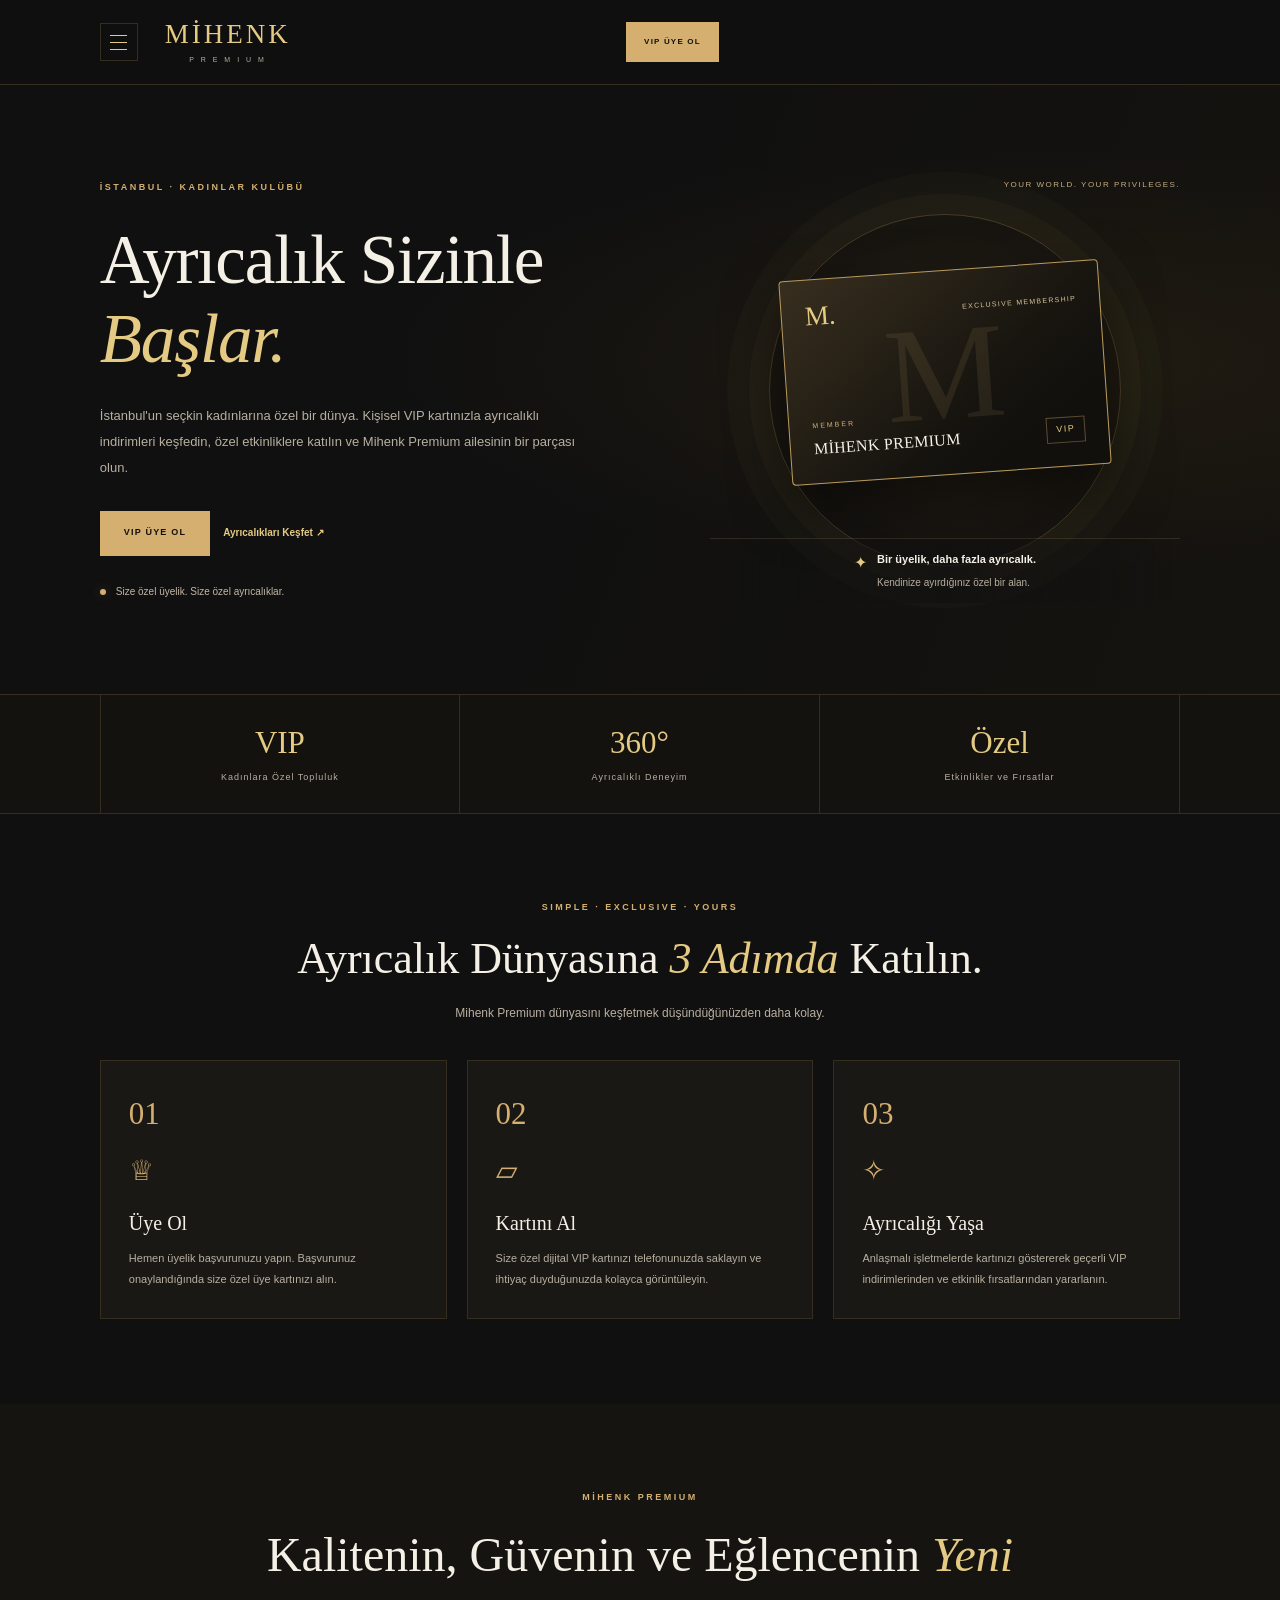
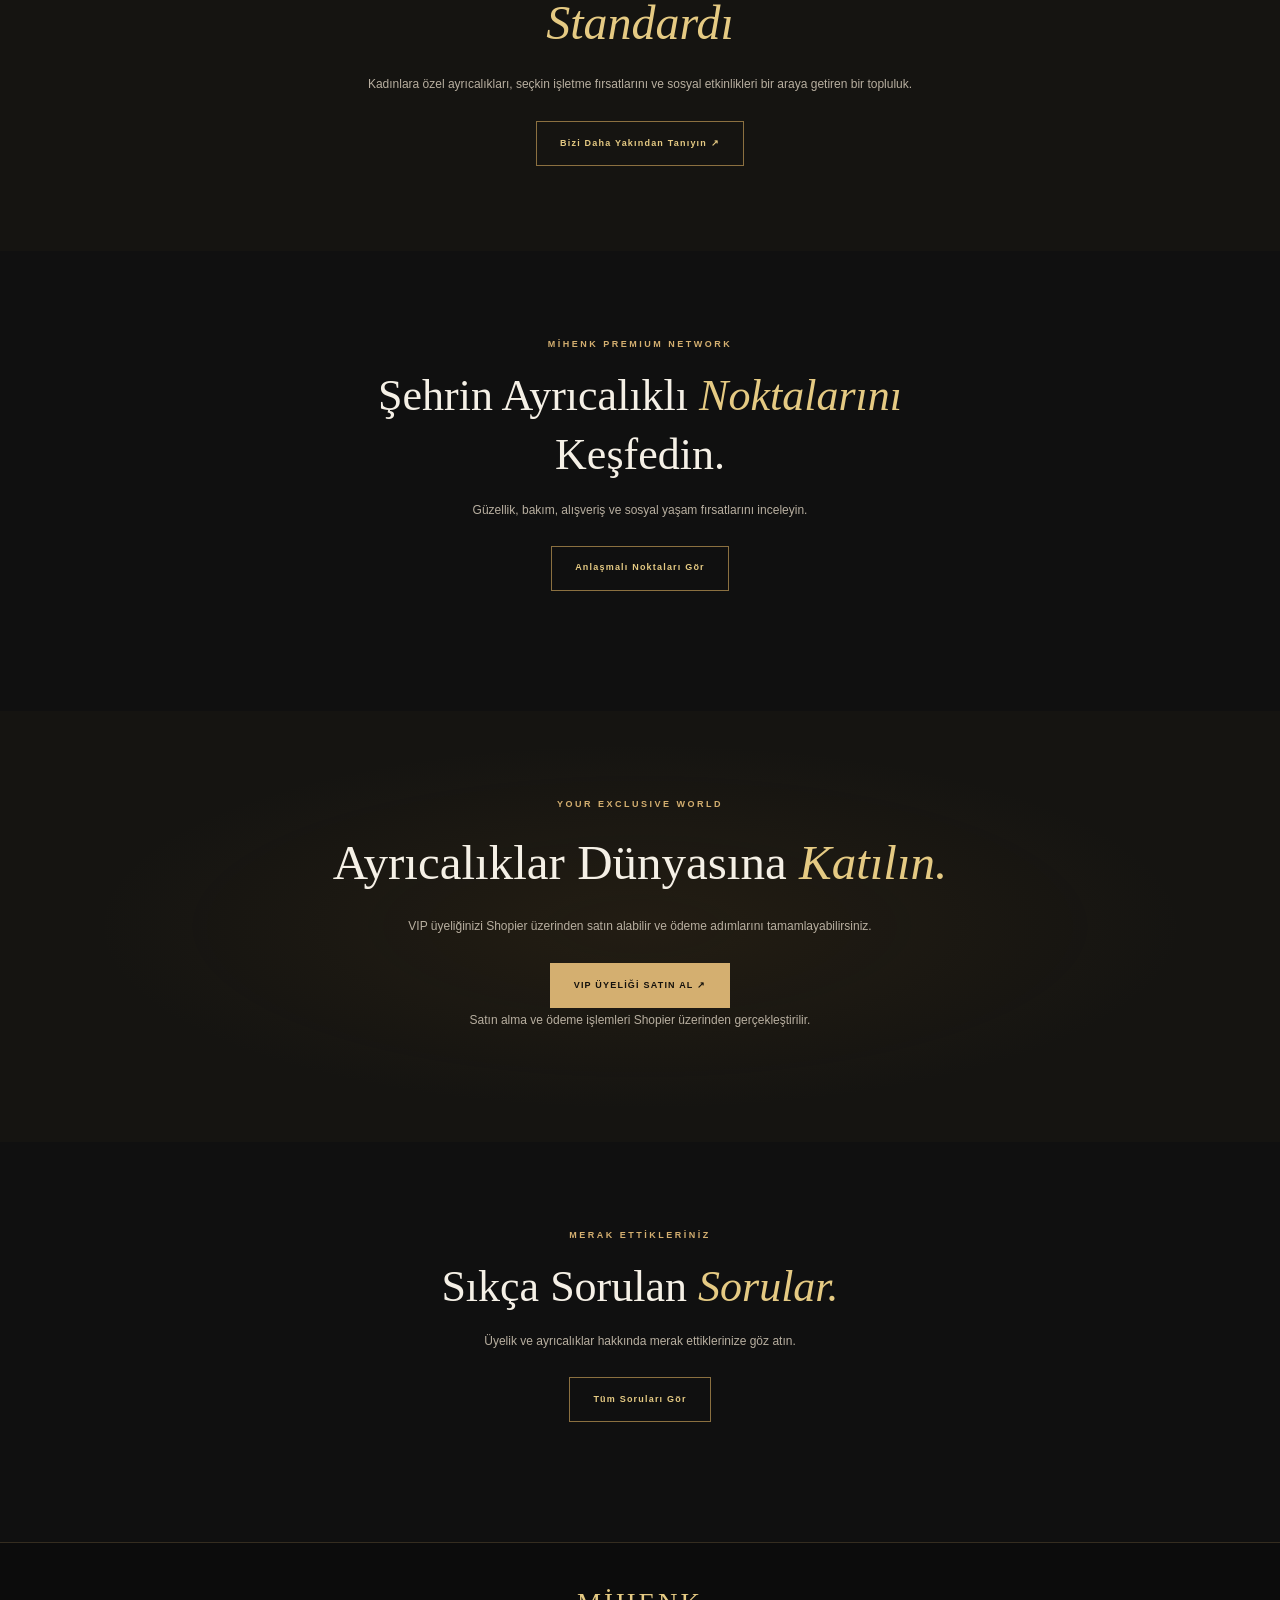
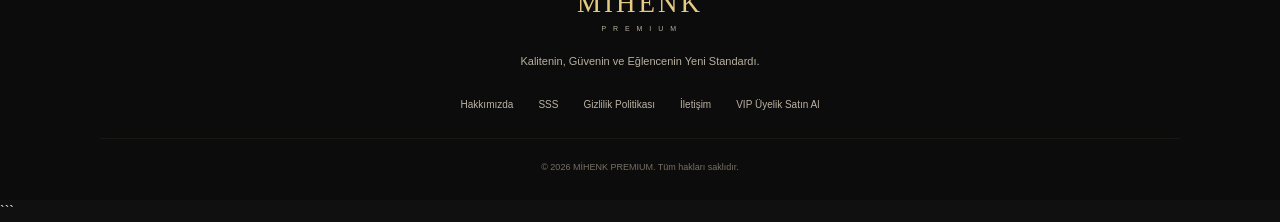
<file: index.html>
<!doctype html>
<html lang="tr">
  <head>
    <meta charset="UTF-8" />
    <meta name="viewport" content="width=device-width, initial-scale=1.0" />
    <meta name="theme-color" content="#101010" />
    <meta
      name="description"
      content="MİHENK PREMIUM, İstanbul'da kadınlara özel VIP üyelik, dijital üye kartı, anlaşmalı işletme ayrıcalıkları ve özel etkinlik fırsatlarını bir araya getirir."
    />
    <title>MİHENK PREMIUM | İstanbul Kadınlara Özel VIP Üyelik</title>
    <script type="application/ld+json">
      {
        "@context": "https://schema.org",
        "@type": "Organization",
        "name": "MİHENK PREMIUM",
        "url": "https://mihenkpremium.com/",
        "description": "İstanbul'da kadınlara özel VIP üyelik, dijital üye kartı, anlaşmalı işletme ayrıcalıkları ve özel etkinlik fırsatları sunan topluluk."
      }
    </script>
    <link rel="stylesheet" href="style.css" />
  </head>
  <body>
    <header class="site-header">
      <button
        class="menu-toggle"
        id="menuToggle"
        aria-label="Menüyü aç"
        aria-expanded="false"
        aria-controls="mainNav"
        type="button"
      >
        <span></span><span></span><span></span>
      </button>

      <a class="logo" href="index.html">
        <span class="logo-main">MİHENK</span>
        <span class="logo-sub">P R E M I U M</span>
      </a>

      <nav class="main-nav" id="mainNav">
        <a href="index.html">Ana Sayfa</a>
        <a href="hakkimizda.html">Hakkımızda</a>
        <a href="anlasmali-noktalar.html">Anlaşmalı Noktalar</a>
        <a href="magaza.html">Mağaza</a>
        <a href="etkinlikler.html">Etkinlikler</a>
        <a href="sss.html">SSS</a>
        <a href="iletisim.html">İletişim</a>
        <a href="gizlilik.html">Gizlilik Politikası</a>
      </nav>

      <a
        class="button button-gold header-cta"
        href="https://www.shopier.com/MIHENKPREMIUMVIP"
        target="_blank"
        rel="noopener noreferrer"
        >VIP ÜYE OL</a
      >
    </header>

    <main>
      <section class="hero">
        <div class="hero-content">
          <p class="eyebrow">İSTANBUL · KADINLAR KULÜBÜ</p>

          <h1>Ayrıcalık Sizinle <span>Başlar.</span></h1>

          <p class="hero-description">
            İstanbul'un seçkin kadınlarına özel bir dünya. Kişisel VIP
            kartınızla ayrıcalıklı indirimleri keşfedin, özel etkinliklere
            katılın ve Mihenk Premium ailesinin bir parçası olun.
          </p>

          <div class="hero-actions">
            <a
              class="button button-gold"
              href="https://www.shopier.com/MIHENKPREMIUMVIP"
              target="_blank"
              rel="noopener noreferrer"
              >VIP ÜYE OL</a
            >

            <a class="text-link" href="anlasmali-noktalar.html">
              Ayrıcalıkları Keşfet ↗
            </a>
          </div>

          <div class="hero-trust">
            <span class="trust-dot"></span>
            <span>Size özel üyelik. Size özel ayrıcalıklar.</span>
          </div>
        </div>

        <div class="hero-visual">
          <div class="card-glow"></div>

          <div class="vip-card">
            <div class="vip-card-top">
              <span class="card-symbol">M.</span>
              <span class="card-label">EXCLUSIVE MEMBERSHIP</span>
            </div>

            <div class="card-emblem">M</div>

            <div class="vip-card-bottom">
              <div>
                <span class="card-small">MEMBER</span>
                <p>MİHENK PREMIUM</p>
              </div>
              <span class="card-chip">VIP</span>
            </div>
          </div>

          <div class="floating-label">
            <span class="floating-icon">✦</span>
            <div>
              <strong>Bir üyelik, daha fazla ayrıcalık.</strong>
              <p>Kendinize ayırdığınız özel bir alan.</p>
            </div>
          </div>

          <p class="visual-caption">YOUR WORLD. YOUR PRIVILEGES.</p>
        </div>
      </section>

      <section class="stats-section">
        <div class="stat-item">
          <span class="stat-number">VIP</span>
          <p>Kadınlara Özel Topluluk</p>
        </div>
        <div class="stat-item">
          <span class="stat-number">360°</span>
          <p>Ayrıcalıklı Deneyim</p>
        </div>
        <div class="stat-item">
          <span class="stat-number">Özel</span>
          <p>Etkinlikler ve Fırsatlar</p>
        </div>
      </section>

      <section class="section-pad">
        <div class="section-heading">
          <p class="eyebrow">SIMPLE · EXCLUSIVE · YOURS</p>
          <h2>Ayrıcalık Dünyasına <span>3 Adımda</span> Katılın.</h2>
          <p>Mihenk Premium dünyasını keşfetmek düşündüğünüzden daha kolay.</p>
        </div>

        <div class="steps-grid">
          <article class="step-card">
            <span class="step-number">01</span>
            <span class="step-icon">♕</span>
            <h3>Üye Ol</h3>
            <p>
              Hemen üyelik başvurunuzu yapın. Başvurunuz onaylandığında size
              özel üye kartınızı alın.
            </p>
          </article>

          <article class="step-card">
            <span class="step-number">02</span>
            <span class="step-icon">▱</span>
            <h3>Kartını Al</h3>
            <p>
              Size özel dijital VIP kartınızı telefonunuzda saklayın ve ihtiyaç
              duyduğunuzda kolayca görüntüleyin.
            </p>
          </article>

          <article class="step-card">
            <span class="step-number">03</span>
            <span class="step-icon">✧</span>
            <h3>Ayrıcalığı Yaşa</h3>
            <p>
              Anlaşmalı işletmelerde kartınızı göstererek geçerli VIP
              indirimlerinden ve etkinlik fırsatlarından yararlanın.
            </p>
          </article>
        </div>
      </section>

      <section class="section-pad home-about">
        <div class="about-intro">
          <p class="eyebrow">MİHENK PREMIUM</p>
          <h2>Kalitenin, Güvenin ve Eğlencenin <span>Yeni Standardı</span></h2>
          <p>
            Kadınlara özel ayrıcalıkları, seçkin işletme fırsatlarını ve sosyal
            etkinlikleri bir araya getiren bir topluluk.
          </p>
          <a class="button button-outline" href="hakkimizda.html">
            Bizi Daha Yakından Tanıyın ↗
          </a>
        </div>
      </section>

      <section class="section-pad">
        <div class="section-heading">
          <p class="eyebrow">MİHENK PREMIUM NETWORK</p>
          <h2>Şehrin Ayrıcalıklı <span>Noktalarını</span> Keşfedin.</h2>
          <p>
            Güzellik, bakım, alışveriş ve sosyal yaşam fırsatlarını inceleyin.
          </p>
          <a class="button button-outline" href="anlasmali-noktalar.html">
            Anlaşmalı Noktaları Gör
          </a>
        </div>
      </section>

      <section class="membership-section section-pad">
        <div class="membership-inner">
          <p class="eyebrow">YOUR EXCLUSIVE WORLD</p>
          <h2>Ayrıcalıklar Dünyasına <span>Katılın.</span></h2>
          <p>
            VIP üyeliğinizi Shopier üzerinden satın alabilir ve ödeme adımlarını
            tamamlayabilirsiniz.
          </p>

          <a
            class="button button-gold"
            href="https://www.shopier.com/MIHENKPREMIUMVIP"
            target="_blank"
            rel="noopener noreferrer"
            >VIP ÜYELİĞİ SATIN AL ↗</a
          >

          <p class="membership-note">
            Satın alma ve ödeme işlemleri Shopier üzerinden gerçekleştirilir.
          </p>
        </div>
      </section>

      <section class="section-pad">
        <div class="section-heading">
          <p class="eyebrow">MERAK ETTİKLERİNİZ</p>
          <h2>Sıkça Sorulan <span>Sorular.</span></h2>
          <p>Üyelik ve ayrıcalıklar hakkında merak ettiklerinize göz atın.</p>
          <a class="button button-outline" href="sss.html">Tüm Soruları Gör</a>
        </div>
      </section>
    </main>

    <footer class="site-footer">
      <a class="logo" href="index.html">
        <span class="logo-main">MİHENK</span>
        <span class="logo-sub">P R E M I U M</span>
      </a>

      <p>Kalitenin, Güvenin ve Eğlencenin Yeni Standardı.</p>

      <div class="footer-links">
        <a href="hakkimizda.html">Hakkımızda</a>
        <a href="sss.html">SSS</a>
        <a href="gizlilik.html">Gizlilik Politikası</a>
        <a href="iletisim.html">İletişim</a>
        <a
          href="https://www.shopier.com/MIHENKPREMIUMVIP"
          target="_blank"
          rel="noopener noreferrer"
          >VIP Üyelik Satın Al</a
        >
      </div>

      <p class="copyright">© 2026 MİHENK PREMIUM. Tüm hakları saklıdır.</p>
    </footer>

    <script>
      const menuToggle = document.getElementById("menuToggle");
      const mainNav = document.getElementById("mainNav");

      menuToggle.addEventListener("click", () => {
        const isOpen = mainNav.classList.toggle("is-open");
        menuToggle.setAttribute("aria-expanded", String(isOpen));
        menuToggle.setAttribute(
          "aria-label",
          isOpen ? "Menüyü kapat" : "Menüyü aç",
        );
      });

      mainNav.querySelectorAll("a").forEach((link) => {
        link.addEventListener("click", () => {
          mainNav.classList.remove("is-open");
          menuToggle.setAttribute("aria-expanded", "false");
          menuToggle.setAttribute("aria-label", "Menüyü aç");
        });
      });

      document.addEventListener("click", (event) => {
        if (
          !mainNav.contains(event.target) &&
          !menuToggle.contains(event.target)
        ) {
          mainNav.classList.remove("is-open");
          menuToggle.setAttribute("aria-expanded", "false");
          menuToggle.setAttribute("aria-label", "Menüyü aç");
        }
      });

      document.addEventListener("keydown", (event) => {
        if (event.key === "Escape") {
          mainNav.classList.remove("is-open");
          menuToggle.setAttribute("aria-expanded", "false");
          menuToggle.setAttribute("aria-label", "Menüyü aç");
          menuToggle.focus();
        }
      });
    </script>
  </body>
</html>
```
</file>
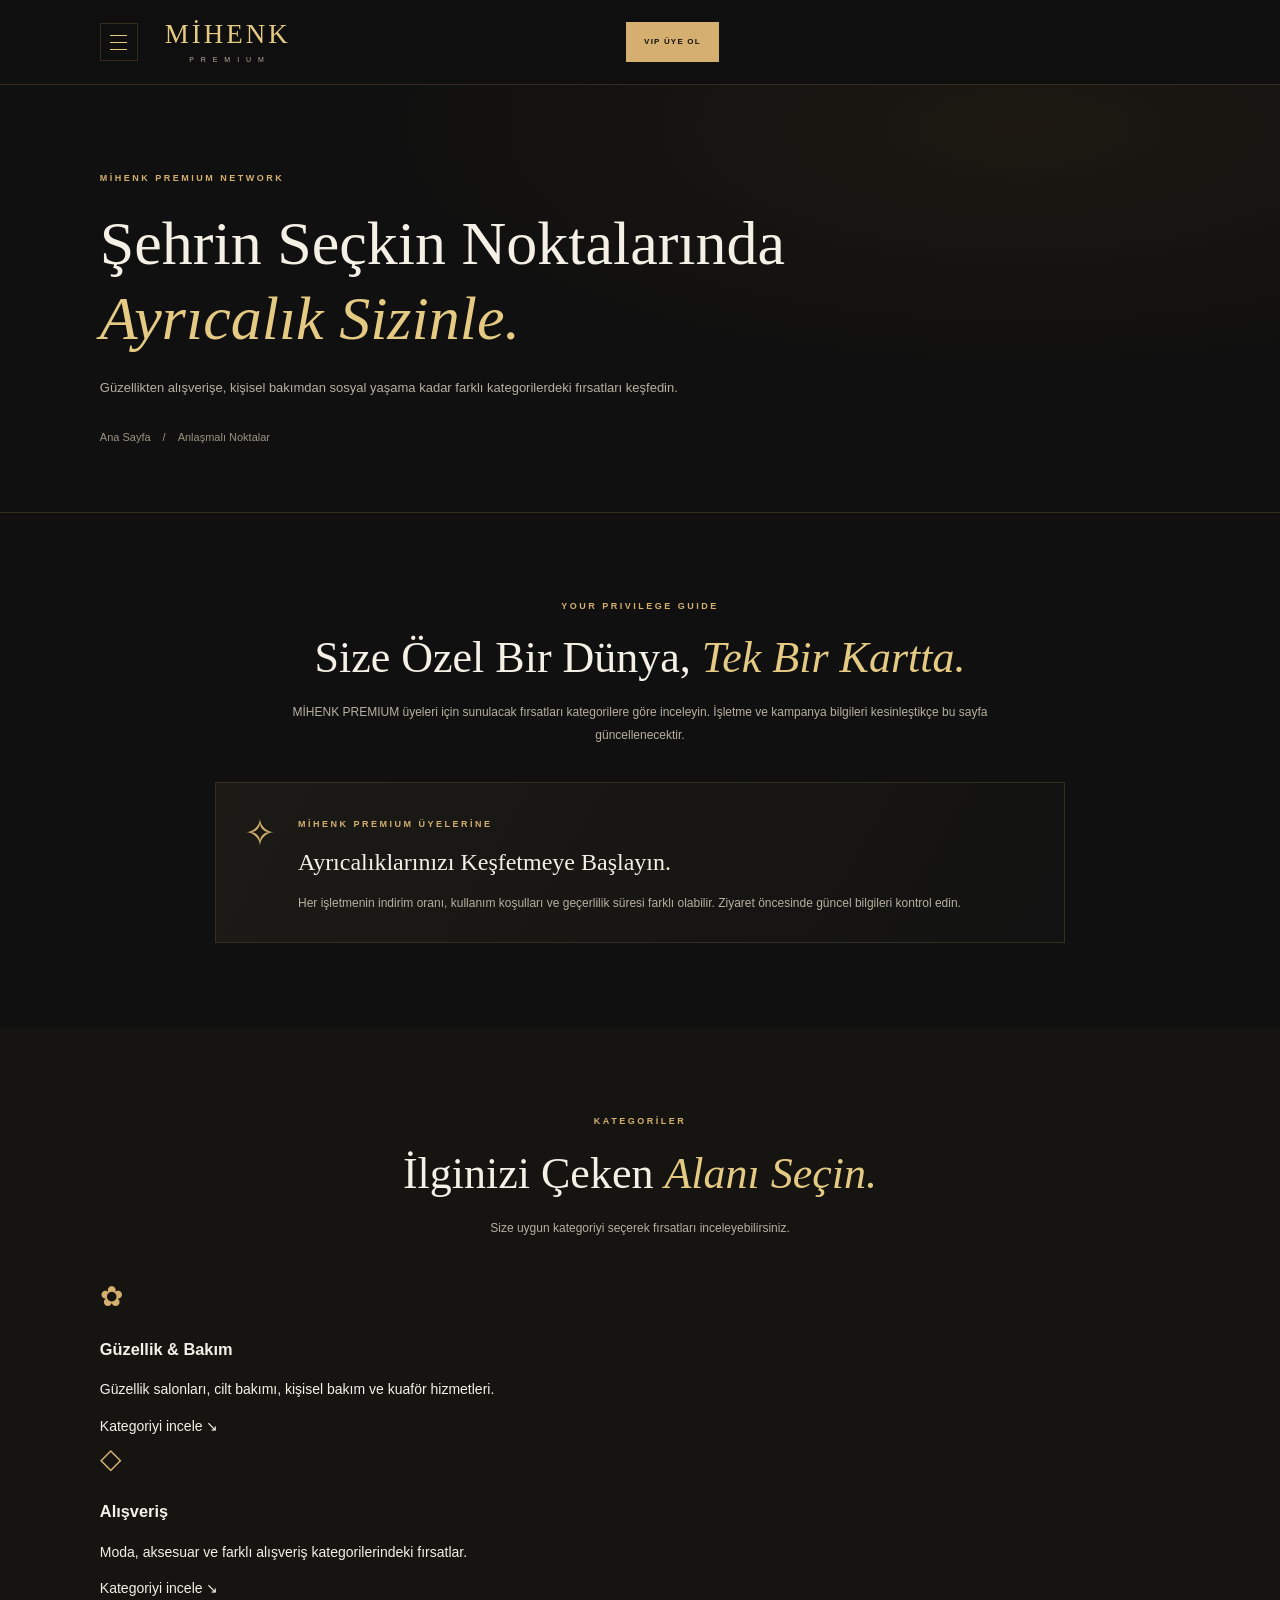
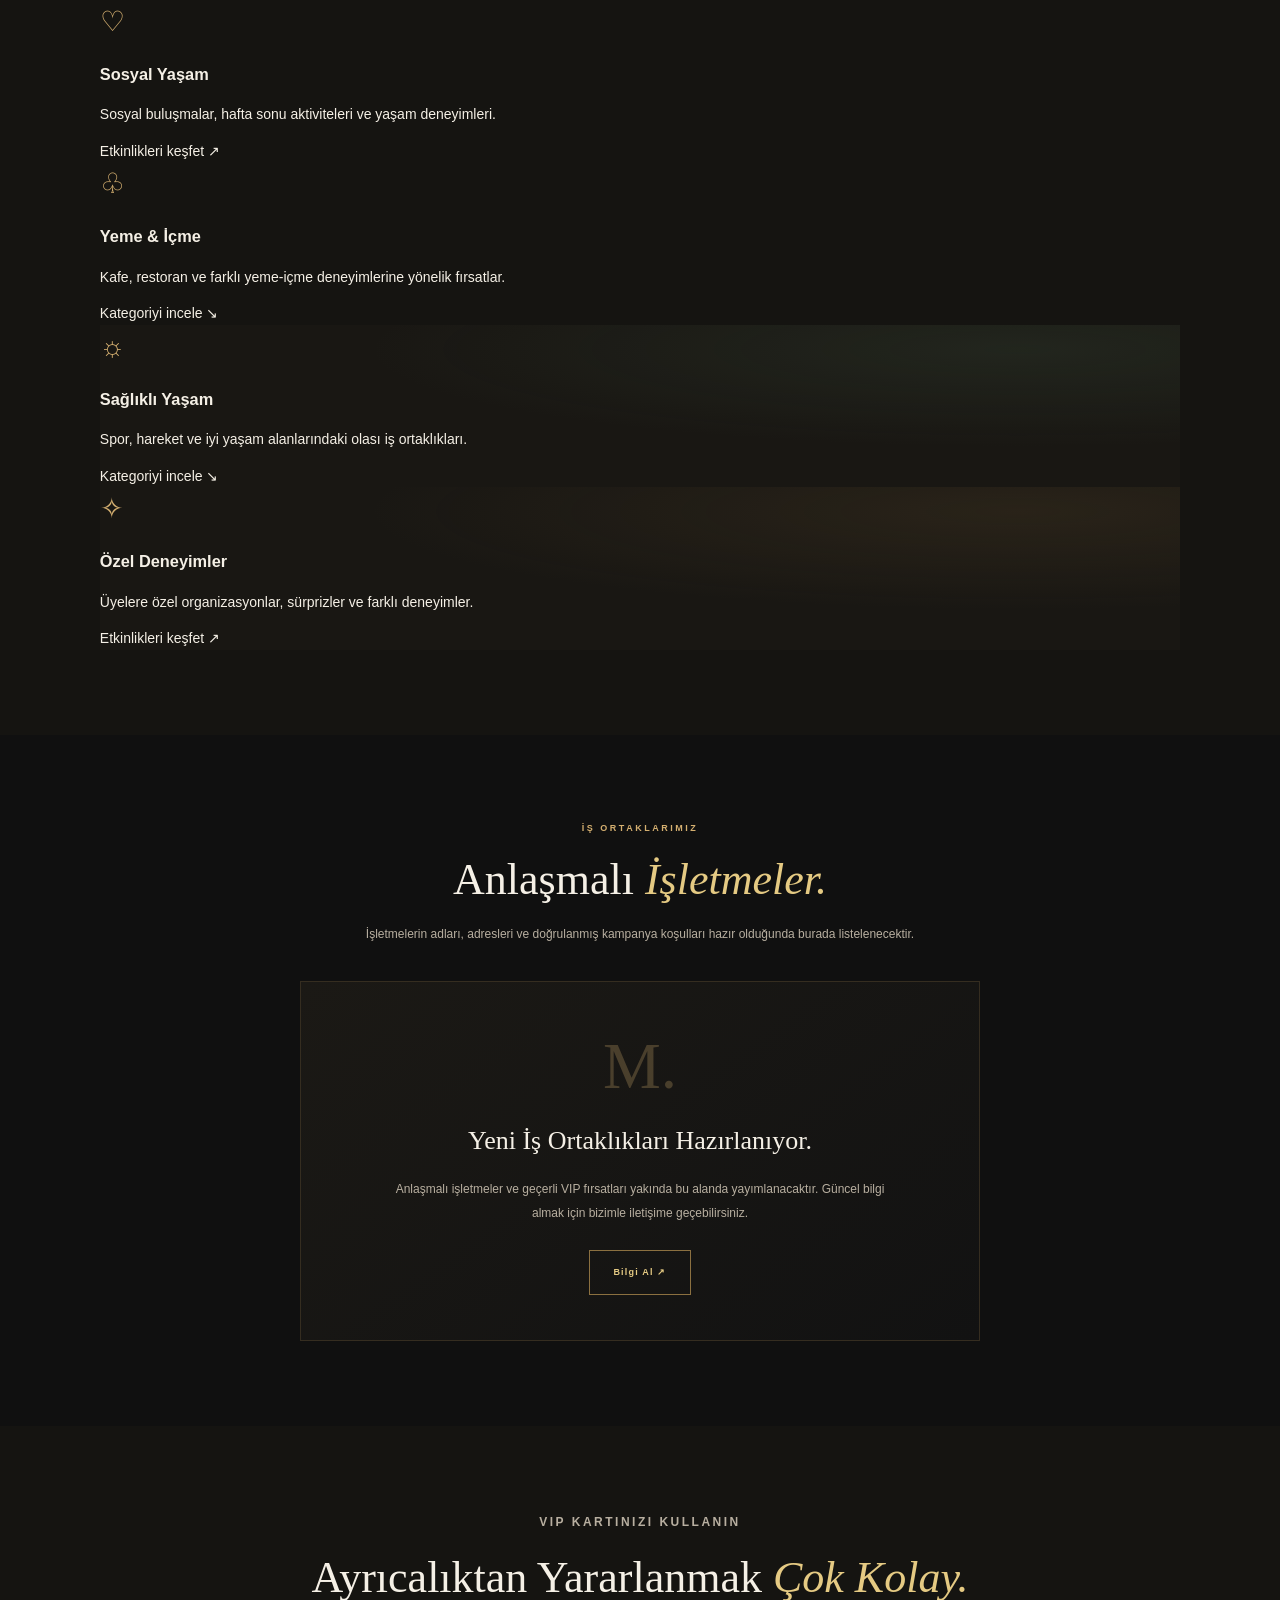
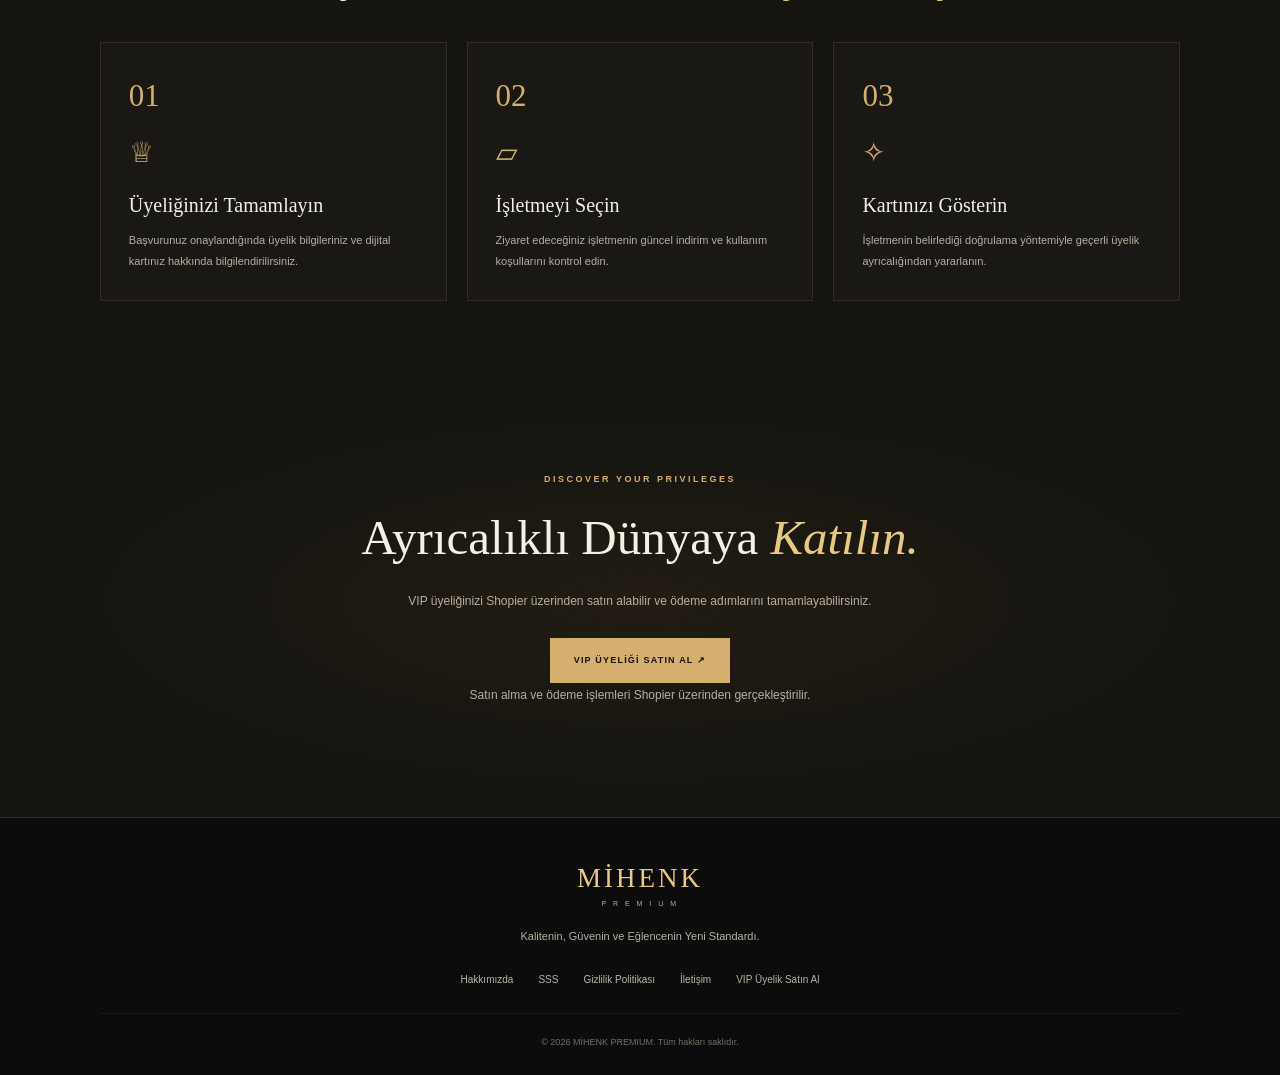
<file: anlasmali-noktalar.html>
<!doctype html>
<html lang="tr">
  <head>
    <meta charset="UTF-8" />
    <meta name="viewport" content="width=device-width, initial-scale=1.0" />
    <meta name="theme-color" content="#101010" />
    <meta
      name="description"
      content="MİHENK PREMIUM anlaşmalı noktalarını keşfedin. Üyelik kapsamında sunulan işletme ayrıcalıklarını, fırsatları ve katılım koşullarını inceleyin."
    />
    <title>Anlaşmalı Noktalar | MİHENK PREMIUM</title>

    <link rel="preconnect" href="https://fonts.googleapis.com" />
    <link rel="preconnect" href="https://fonts.gstatic.com" crossorigin />
    <link
      href="https://fonts.googleapis.com/css2?family=DM+Sans:wght@400;500;600;700&family=Playfair+Display:wght@400;500;600&display=swap"
      rel="stylesheet"
    />
    <link rel="stylesheet" href="style.css" />
  </head>

  <body>
    <header class="site-header">
      <button
        class="menu-toggle"
        id="menuToggle"
        aria-label="Menüyü aç"
        aria-expanded="false"
        aria-controls="mainNav"
        type="button"
      >
        <span></span><span></span><span></span>
      </button>

      <a class="logo" href="index.html">
        <span class="logo-main">MİHENK</span>
        <span class="logo-sub">P R E M I U M</span>
      </a>

      <nav class="main-nav" id="mainNav">
        <a href="index.html">Ana Sayfa</a>
        <a href="hakkimizda.html">Hakkımızda</a>
        <a href="anlasmali-noktalar.html" aria-current="page"
          >Anlaşmalı Noktalar</a
        >
        <a href="magaza.html">Mağaza</a>
        <a href="etkinlikler.html">Etkinlikler</a>
        <a href="sss.html">SSS</a>
        <a href="iletisim.html">İletişim</a>
        <a href="gizlilik.html">Gizlilik Politikası</a>
      </nav>

      <a
        class="button button-gold header-cta"
        href="https://www.shopier.com/MIHENKPREMIUMVIP"
        target="_blank"
        rel="noopener noreferrer"
        >VIP ÜYE OL</a
      >
    </header>

    <main>
      <!-- PAGE INTRO -->
      <section class="page-hero">
        <p class="eyebrow">MİHENK PREMIUM NETWORK</p>

        <h1>Şehrin Seçkin Noktalarında <span>Ayrıcalık Sizinle.</span></h1>

        <p>
          Güzellikten alışverişe, kişisel bakımdan sosyal yaşama kadar farklı
          kategorilerdeki fırsatları keşfedin.
        </p>

        <div class="breadcrumbs">
          <a href="index.html">Ana Sayfa</a>
          <span>/</span>
          <span>Anlaşmalı Noktalar</span>
        </div>
      </section>

      <!-- INTRO -->
      <section class="section-pad partners-intro">
        <div class="section-heading">
          <p class="eyebrow">YOUR PRIVILEGE GUIDE</p>
          <h2>Size Özel Bir Dünya, <span>Tek Bir Kartta.</span></h2>
          <p>
            MİHENK PREMIUM üyeleri için sunulacak fırsatları kategorilere göre
            inceleyin. İşletme ve kampanya bilgileri kesinleştikçe bu sayfa
            güncellenecektir.
          </p>
        </div>

        <div class="partner-highlight">
          <div class="partner-highlight-icon">✧</div>
          <div>
            <span class="eyebrow">MİHENK PREMIUM ÜYELERİNE</span>
            <h3>Ayrıcalıklarınızı Keşfetmeye Başlayın.</h3>
            <p>
              Her işletmenin indirim oranı, kullanım koşulları ve geçerlilik
              süresi farklı olabilir. Ziyaret öncesinde güncel bilgileri kontrol
              edin.
            </p>
          </div>
        </div>
      </section>

      <!-- CATEGORIES -->
      <section class="section-pad partner-categories">
        <div class="section-heading">
          <p class="eyebrow">KATEGORİLER</p>
          <h2>İlginizi Çeken <span>Alanı Seçin.</span></h2>
          <p>Size uygun kategoriyi seçerek fırsatları inceleyebilirsiniz.</p>
        </div>

        <div class="category-grid">
          <article class="category-card category-beauty">
            <span class="category-index"></span>
            <div>
              <span class="partner-card-icon">✿</span>
              <h3>Güzellik & Bakım</h3>
              <p>
                Güzellik salonları, cilt bakımı, kişisel bakım ve kuaför
                hizmetleri.
              </p>
              <a class="category-link" href="#isletme-listesi"
                >Kategoriyi incele ↘</a
              >
            </div>
          </article>

          <article class="category-card category-shopping">
            <span class="category-index"></span>
            <div>
              <span class="partner-card-icon">◇</span>
              <h3>Alışveriş</h3>
              <p>
                Moda, aksesuar ve farklı alışveriş kategorilerindeki fırsatlar.
              </p>
              <a class="category-link" href="#isletme-listesi"
                >Kategoriyi incele ↘</a
              >
            </div>
          </article>

          <article class="category-card category-lifestyle">
            <span class="category-index"></span>
            <div>
              <span class="partner-card-icon">♡</span>
              <h3>Sosyal Yaşam</h3>
              <p>
                Sosyal buluşmalar, hafta sonu aktiviteleri ve yaşam deneyimleri.
              </p>
              <a class="category-link" href="etkinlikler.html"
                >Etkinlikleri keşfet ↗</a
              >
            </div>
          </article>

          <article class="category-card category-dining">
            <span class="category-index"></span>
            <div>
              <span class="partner-card-icon">♧</span>
              <h3>Yeme & İçme</h3>
              <p>
                Kafe, restoran ve farklı yeme-içme deneyimlerine yönelik
                fırsatlar.
              </p>
              <a class="category-link" href="#isletme-listesi"
                >Kategoriyi incele ↘</a
              >
            </div>
          </article>

          <article class="category-card category-wellness">
            <span class="category-index"></span>
            <div>
              <span class="partner-card-icon">☼</span>
              <h3>Sağlıklı Yaşam</h3>
              <p>
                Spor, hareket ve iyi yaşam alanlarındaki olası iş ortaklıkları.
              </p>
              <a class="category-link" href="#isletme-listesi"
                >Kategoriyi incele ↘</a
              >
            </div>
          </article>

          <article class="category-card category-experience">
            <span class="category-index"></span>
            <div>
              <span class="partner-card-icon">✧</span>
              <h3>Özel Deneyimler</h3>
              <p>
                Üyelere özel organizasyonlar, sürprizler ve farklı deneyimler.
              </p>
              <a class="category-link" href="etkinlikler.html"
                >Etkinlikleri keşfet ↗</a
              >
            </div>
          </article>
        </div>
      </section>

      <!-- PARTNER LIST -->
      <section class="section-pad partner-list-section" id="isletme-listesi">
        <div class="section-heading">
          <p class="eyebrow">İŞ ORTAKLARIMIZ</p>
          <h2>Anlaşmalı <span>İşletmeler.</span></h2>
          <p>
            İşletmelerin adları, adresleri ve doğrulanmış kampanya koşulları
            hazır olduğunda burada listelenecektir.
          </p>
        </div>

        <div class="partner-empty">
          <div class="partner-empty-symbol">M.</div>
          <h3>Yeni İş Ortaklıkları Hazırlanıyor.</h3>
          <p>
            Anlaşmalı işletmeler ve geçerli VIP fırsatları yakında bu alanda
            yayımlanacaktır. Güncel bilgi almak için bizimle iletişime
            geçebilirsiniz.
          </p>
          <a class="button button-outline" href="iletisim.html">Bilgi Al ↗</a>
        </div>
      </section>

      <!-- HOW TO USE -->
      <section class="section-pad partner-usage">
        <div class="section-heading">
          <p class="eyebrow">VIP KARTINIZI KULLANIN</p>
          <h2>Ayrıcalıktan Yararlanmak <span>Çok Kolay.</span></h2>
        </div>

        <div class="steps-grid">
          <article class="step-card">
            <span class="step-number">01</span>
            <span class="step-icon">♕</span>
            <h3>Üyeliğinizi Tamamlayın</h3>
            <p>
              Başvurunuz onaylandığında üyelik bilgileriniz ve dijital kartınız
              hakkında bilgilendirilirsiniz.
            </p>
          </article>

          <article class="step-card">
            <span class="step-number">02</span>
            <span class="step-icon">▱</span>
            <h3>İşletmeyi Seçin</h3>
            <p>
              Ziyaret edeceğiniz işletmenin güncel indirim ve kullanım
              koşullarını kontrol edin.
            </p>
          </article>

          <article class="step-card">
            <span class="step-number">03</span>
            <span class="step-icon">✧</span>
            <h3>Kartınızı Gösterin</h3>
            <p>
              İşletmenin belirlediği doğrulama yöntemiyle geçerli üyelik
              ayrıcalığından yararlanın.
            </p>
          </article>
        </div>
      </section>

      <!-- CTA -->
      <section class="membership-section section-pad">
        <div class="membership-inner">
          <p class="eyebrow">DISCOVER YOUR PRIVILEGES</p>
          <h2>Ayrıcalıklı Dünyaya <span>Katılın.</span></h2>
          <p>
            VIP üyeliğinizi Shopier üzerinden satın alabilir ve ödeme adımlarını
            tamamlayabilirsiniz.
          </p>
          <a
            class="button button-gold"
            href="https://www.shopier.com/MIHENKPREMIUMVIP"
            target="_blank"
            rel="noopener noreferrer"
            >VIP ÜYELİĞİ SATIN AL ↗</a
          >
          <p class="membership-note">
            Satın alma ve ödeme işlemleri Shopier üzerinden gerçekleştirilir.
          </p>
        </div>
      </section>
    </main>

    <footer class="site-footer">
      <a class="logo" href="index.html">
        <span class="logo-main">MİHENK</span>
        <span class="logo-sub">P R E M I U M</span>
      </a>

      <p>Kalitenin, Güvenin ve Eğlencenin Yeni Standardı.</p>

      <div class="footer-links">
        <a href="hakkimizda.html">Hakkımızda</a>
        <a href="sss.html">SSS</a>
        <a href="gizlilik.html">Gizlilik Politikası</a>
        <a href="iletisim.html">İletişim</a>
        <a
          href="https://www.shopier.com/MIHENKPREMIUMVIP"
          target="_blank"
          rel="noopener noreferrer"
          >VIP Üyelik Satın Al</a
        >
      </div>

      <p class="copyright">© 2026 MİHENK PREMIUM. Tüm hakları saklıdır.</p>
    </footer>

    <script>
      const menuToggle = document.getElementById("menuToggle");
      const mainNav = document.getElementById("mainNav");

      menuToggle.addEventListener("click", () => {
        const isOpen = mainNav.classList.toggle("is-open");
        menuToggle.setAttribute("aria-expanded", String(isOpen));
        menuToggle.setAttribute(
          "aria-label",
          isOpen ? "Menüyü kapat" : "Menüyü aç",
        );
      });

      mainNav.querySelectorAll("a").forEach((link) => {
        link.addEventListener("click", () => {
          mainNav.classList.remove("is-open");
          menuToggle.setAttribute("aria-expanded", "false");
          menuToggle.setAttribute("aria-label", "Menüyü aç");
        });
      });

      document.addEventListener("click", (event) => {
        if (
          !mainNav.contains(event.target) &&
          !menuToggle.contains(event.target)
        ) {
          mainNav.classList.remove("is-open");
          menuToggle.setAttribute("aria-expanded", "false");
          menuToggle.setAttribute("aria-label", "Menüyü aç");
        }
      });

      document.addEventListener("keydown", (event) => {
        if (event.key === "Escape") {
          mainNav.classList.remove("is-open");
          menuToggle.setAttribute("aria-expanded", "false");
          menuToggle.setAttribute("aria-label", "Menüyü aç");
          menuToggle.focus();
        }
      });
    </script>
  </body>
</html>
</file>
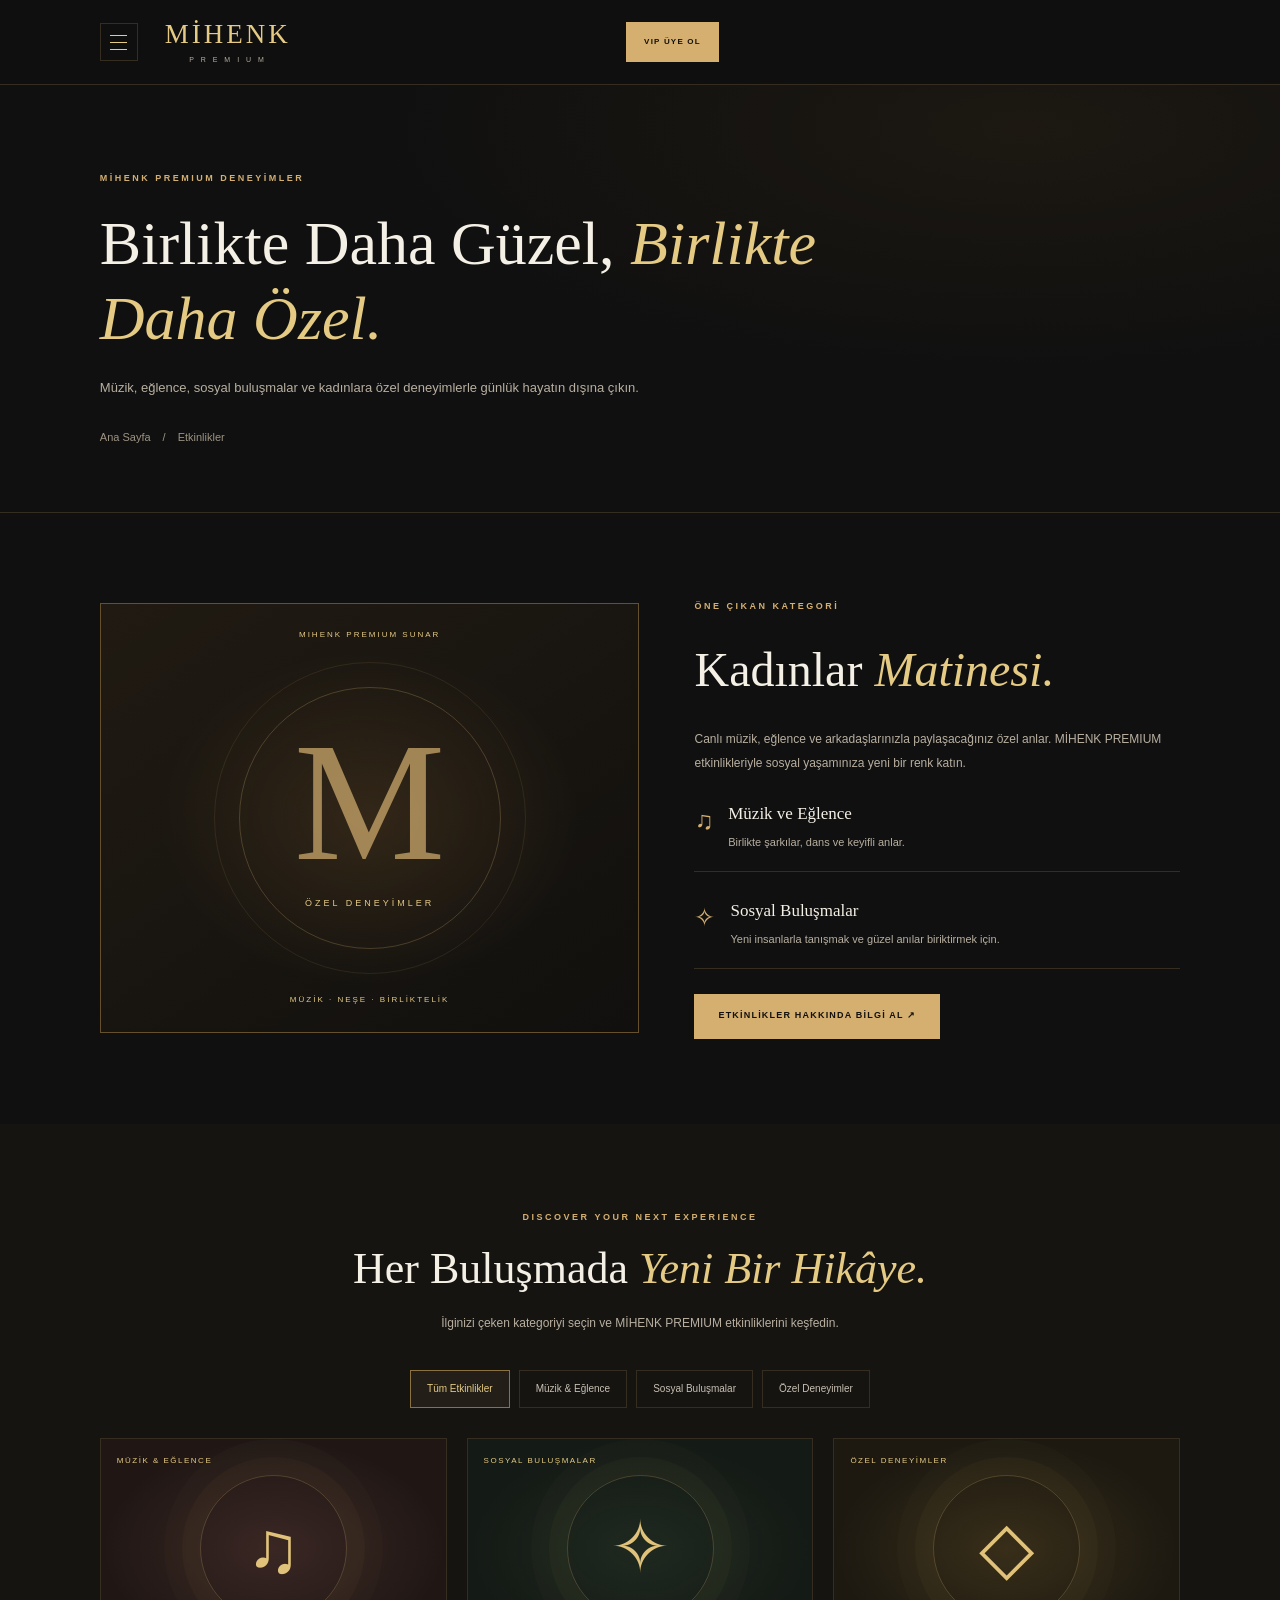
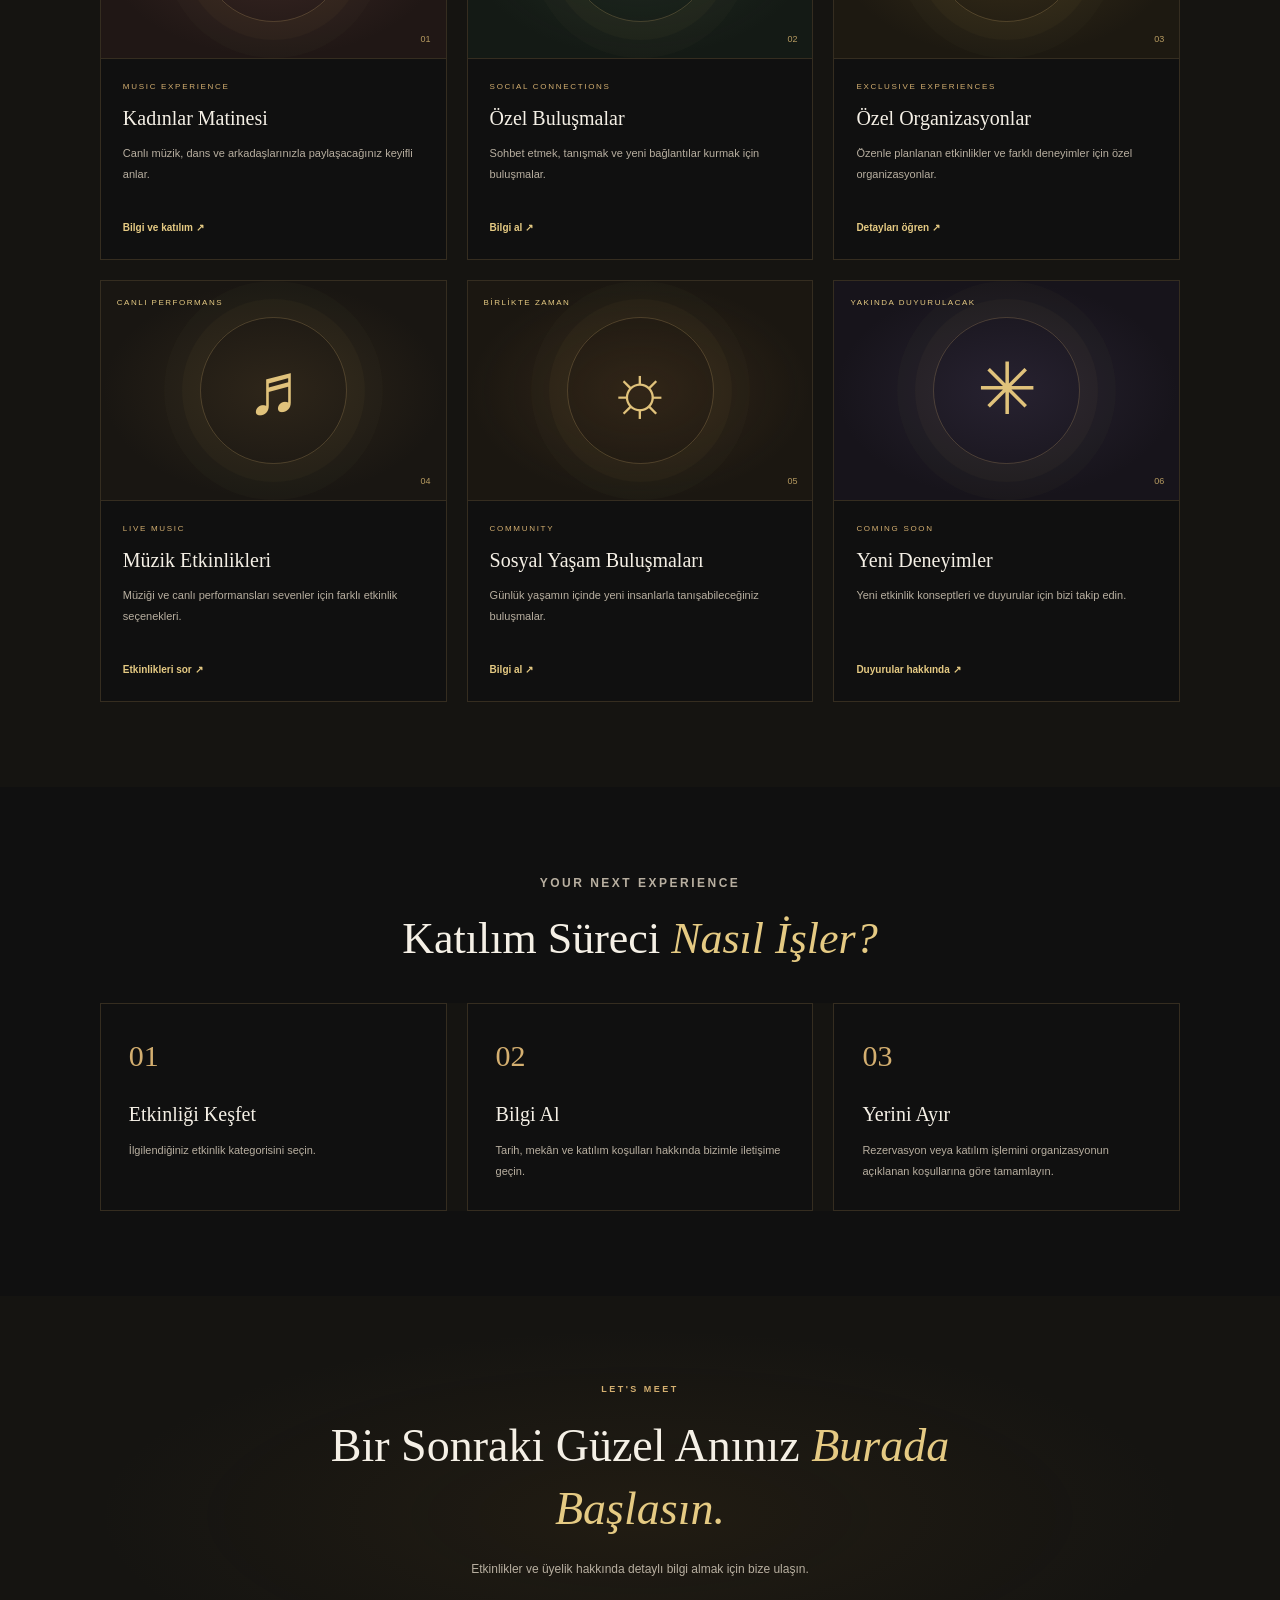
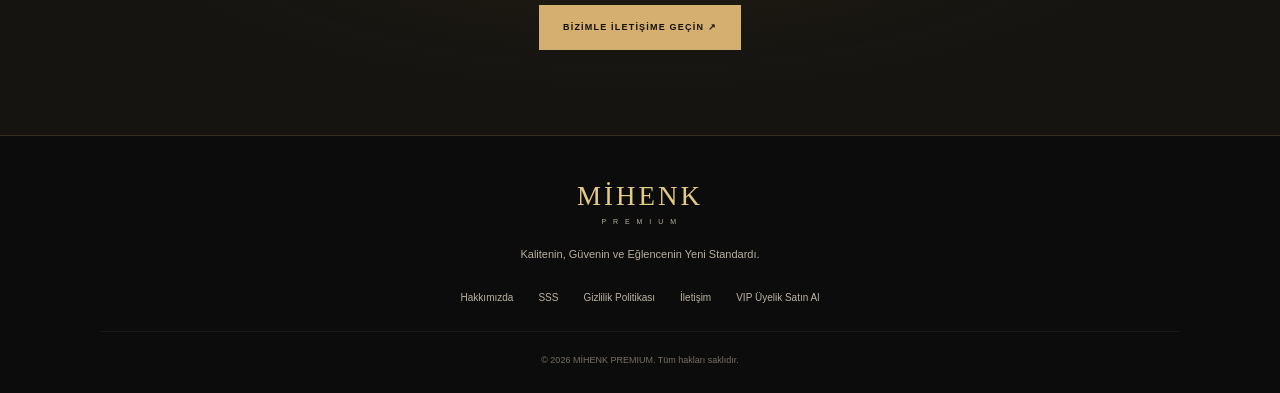
<file: etkinlikler.html>
<!doctype html>
<html lang="tr">
  <head>
    <meta charset="UTF-8" />
    <meta name="viewport" content="width=device-width, initial-scale=1.0" />
    <meta name="theme-color" content="#101010" />
    <meta
      name="description"
      content="MİHENK PREMIUM etkinliklerini ve üyeler için sunulan sosyal fırsatları inceleyin. Etkinlik detayları ve katılım koşulları için resmî web sitemizi ziyaret edin."
    />
    <title>Etkinlikler ve VIP Deneyimler | MİHENK PREMIUM</title>

    <link rel="preconnect" href="https://fonts.googleapis.com" />
    <link rel="preconnect" href="https://fonts.gstatic.com" crossorigin />
    <link
      href="https://fonts.googleapis.com/css2?family=DM+Sans:wght@400;500;600;700&family=Playfair+Display:wght@400;500;600&display=swap"
      rel="stylesheet"
    />
    <link rel="stylesheet" href="style.css" />
  </head>

  <body>
    <header class="site-header">
      <button
        class="menu-toggle"
        id="menuToggle"
        aria-label="Menüyü aç"
        aria-expanded="false"
        aria-controls="mainNav"
        type="button"
      >
        <span></span><span></span><span></span>
      </button>

      <a class="logo" href="index.html">
        <span class="logo-main">MİHENK</span>
        <span class="logo-sub">P R E M I U M</span>
      </a>

      <nav class="main-nav" id="mainNav">
        <a href="index.html">Ana Sayfa</a>
        <a href="hakkimizda.html">Hakkımızda</a>
        <a href="anlasmali-noktalar.html">Anlaşmalı Noktalar</a>
        <a href="magaza.html">Mağaza</a>
        <a href="etkinlikler.html" aria-current="page">Etkinlikler</a>
        <a href="sss.html">SSS</a>
        <a href="iletisim.html">İletişim</a>
        <a href="gizlilik.html">Gizlilik Politikası</a>
      </nav>

      <a
        class="button button-gold header-cta"
        href="https://www.shopier.com/MIHENKPREMIUMVIP"
        target="_blank"
        rel="noopener noreferrer"
        >VIP ÜYE OL</a
      >
    </header>

    <main>
      <section class="page-hero">
        <p class="eyebrow">MİHENK PREMIUM DENEYİMLER</p>
        <h1>Birlikte Daha Güzel, <span>Birlikte Daha Özel.</span></h1>
        <p>
          Müzik, eğlence, sosyal buluşmalar ve kadınlara özel deneyimlerle
          günlük hayatın dışına çıkın.
        </p>

        <div class="breadcrumbs">
          <a href="index.html">Ana Sayfa</a>
          <span>/</span>
          <span>Etkinlikler</span>
        </div>
      </section>

      <!-- FEATURED EVENT -->
      <section class="section-pad events-featured">
        <div class="event-featured-art">
          <span class="event-art-top">MIHENK PREMIUM SUNAR</span>
          <div class="event-art-center">
            <span class="event-art-symbol">M</span>
            <p>ÖZEL DENEYİMLER</p>
          </div>
          <span class="event-art-bottom">MÜZİK · NEŞE · BİRLİKTELİK</span>
        </div>

        <div class="event-featured-copy">
          <p class="eyebrow">ÖNE ÇIKAN KATEGORİ</p>
          <h2>Kadınlar <span>Matinesi.</span></h2>
          <p>
            Canlı müzik, eğlence ve arkadaşlarınızla paylaşacağınız özel anlar.
            MİHENK PREMIUM etkinlikleriyle sosyal yaşamınıza yeni bir renk
            katın.
          </p>

          <div class="event-detail-line">
            <span class="event-detail-icon">♫</span>
            <div>
              <strong>Müzik ve Eğlence</strong>
              <p>Birlikte şarkılar, dans ve keyifli anlar.</p>
            </div>
          </div>

          <div class="event-detail-line">
            <span class="event-detail-icon">✧</span>
            <div>
              <strong>Sosyal Buluşmalar</strong>
              <p>Yeni insanlarla tanışmak ve güzel anılar biriktirmek için.</p>
            </div>
          </div>

          <a class="button button-gold" href="iletisim.html"
            >ETKİNLİKLER HAKKINDA BİLGİ AL ↗</a
          >
        </div>
      </section>

      <!-- EVENT CATEGORIES -->
      <section class="events-categories section-pad">
        <div class="section-heading">
          <p class="eyebrow">DISCOVER YOUR NEXT EXPERIENCE</p>
          <h2>Her Buluşmada <span>Yeni Bir Hikâye.</span></h2>
          <p>
            İlginizi çeken kategoriyi seçin ve MİHENK PREMIUM etkinliklerini
            keşfedin.
          </p>
        </div>

        <div
          class="event-filter-list"
          role="group"
          aria-label="Etkinlik kategorileri"
        >
          <button
            class="event-filter active"
            type="button"
            data-filter="all"
            aria-pressed="true"
          >
            Tüm Etkinlikler
          </button>
          <button
            class="event-filter"
            type="button"
            data-filter="music"
            aria-pressed="false"
          >
            Müzik & Eğlence
          </button>
          <button
            class="event-filter"
            type="button"
            data-filter="social"
            aria-pressed="false"
          >
            Sosyal Buluşmalar
          </button>
          <button
            class="event-filter"
            type="button"
            data-filter="special"
            aria-pressed="false"
          >
            Özel Deneyimler
          </button>
        </div>

        <div class="events-grid" id="eventsGrid">
          <article
            class="event-card"
            data-category="music"
            data-search="kadınlar matinesi canlı müzik dans eğlence"
          >
            <div class="event-card-art event-card-matine">
              <span class="event-card-label">MÜZİK & EĞLENCE</span>
              <span class="event-card-symbol">♫</span>
              <span class="event-card-index">01</span>
            </div>
            <div class="event-card-content">
              <p class="event-card-type">MUSIC EXPERIENCE</p>
              <h3>Kadınlar Matinesi</h3>
              <p>
                Canlı müzik, dans ve arkadaşlarınızla paylaşacağınız keyifli
                anlar.
              </p>
              <a class="text-link" href="iletisim.html">Bilgi ve katılım ↗</a>
            </div>
          </article>

          <article
            class="event-card"
            data-category="social"
            data-search="sosyal buluşma tanışma sohbet arkadaşlık"
          >
            <div class="event-card-art event-card-social">
              <span class="event-card-label">SOSYAL BULUŞMALAR</span>
              <span class="event-card-symbol">✧</span>
              <span class="event-card-index">02</span>
            </div>
            <div class="event-card-content">
              <p class="event-card-type">SOCIAL CONNECTIONS</p>
              <h3>Özel Buluşmalar</h3>
              <p>
                Sohbet etmek, tanışmak ve yeni bağlantılar kurmak için
                buluşmalar.
              </p>
              <a class="text-link" href="iletisim.html">Bilgi al ↗</a>
            </div>
          </article>

          <article
            class="event-card"
            data-category="special"
            data-search="özel deneyim seçkin organizasyon ayrıcalık"
          >
            <div class="event-card-art event-card-exclusive">
              <span class="event-card-label">ÖZEL DENEYİMLER</span>
              <span class="event-card-symbol">◇</span>
              <span class="event-card-index">03</span>
            </div>
            <div class="event-card-content">
              <p class="event-card-type">EXCLUSIVE EXPERIENCES</p>
              <h3>Özel Organizasyonlar</h3>
              <p>
                Özenle planlanan etkinlikler ve farklı deneyimler için özel
                organizasyonlar.
              </p>
              <a class="text-link" href="iletisim.html">Detayları öğren ↗</a>
            </div>
          </article>

          <article
            class="event-card"
            data-category="music"
            data-search="konser müzik performans sahne"
          >
            <div class="event-card-art event-card-concert">
              <span class="event-card-label">CANLI PERFORMANS</span>
              <span class="event-card-symbol">♬</span>
              <span class="event-card-index">04</span>
            </div>
            <div class="event-card-content">
              <p class="event-card-type">LIVE MUSIC</p>
              <h3>Müzik Etkinlikleri</h3>
              <p>
                Müziği ve canlı performansları sevenler için farklı etkinlik
                seçenekleri.
              </p>
              <a class="text-link" href="iletisim.html">Etkinlikleri sor ↗</a>
            </div>
          </article>

          <article
            class="event-card"
            data-category="social"
            data-search="kahve sohbet arkadaşlar sosyal yaşam"
          >
            <div class="event-card-art event-card-meetup">
              <span class="event-card-label">BİRLİKTE ZAMAN</span>
              <span class="event-card-symbol">☼</span>
              <span class="event-card-index">05</span>
            </div>
            <div class="event-card-content">
              <p class="event-card-type">COMMUNITY</p>
              <h3>Sosyal Yaşam Buluşmaları</h3>
              <p>
                Günlük yaşamın içinde yeni insanlarla tanışabileceğiniz
                buluşmalar.
              </p>
              <a class="text-link" href="iletisim.html">Bilgi al ↗</a>
            </div>
          </article>

          <article
            class="event-card"
            data-category="special"
            data-search="sürpriz etkinlik yeni deneyim özel program"
          >
            <div class="event-card-art event-card-surprise">
              <span class="event-card-label">YAKINDA DUYURULACAK</span>
              <span class="event-card-symbol">✳</span>
              <span class="event-card-index">06</span>
            </div>
            <div class="event-card-content">
              <p class="event-card-type">COMING SOON</p>
              <h3>Yeni Deneyimler</h3>
              <p>
                Yeni etkinlik konseptleri ve duyurular için bizi takip edin.
              </p>
              <a class="text-link" href="iletisim.html">Duyurular hakkında ↗</a>
            </div>
          </article>
        </div>

        <div class="events-no-results" id="eventsNoResults" hidden>
          <h3>Etkinlik bulunamadı.</h3>
          <p>Başka bir kategori seçerek tekrar deneyebilirsiniz.</p>
        </div>
      </section>

      <!-- HOW IT WORKS -->
      <section class="events-how section-pad">
        <div class="section-heading">
          <p class="eyebrow">YOUR NEXT EXPERIENCE</p>
          <h2>Katılım Süreci <span>Nasıl İşler?</span></h2>
        </div>

        <div class="events-steps">
          <article class="events-step">
            <span>01</span>
            <h3>Etkinliği Keşfet</h3>
            <p>İlgilendiğiniz etkinlik kategorisini seçin.</p>
          </article>

          <article class="events-step">
            <span>02</span>
            <h3>Bilgi Al</h3>
            <p>
              Tarih, mekân ve katılım koşulları hakkında bizimle iletişime
              geçin.
            </p>
          </article>

          <article class="events-step">
            <span>03</span>
            <h3>Yerini Ayır</h3>
            <p>
              Rezervasyon veya katılım işlemini organizasyonun açıklanan
              koşullarına göre tamamlayın.
            </p>
          </article>
        </div>
      </section>

      <!-- CTA -->
      <section class="events-cta section-pad">
        <p class="eyebrow">LET'S MEET</p>
        <h2>Bir Sonraki Güzel Anınız <span>Burada Başlasın.</span></h2>
        <p>
          Etkinlikler ve üyelik hakkında detaylı bilgi almak için bize ulaşın.
        </p>
        <a class="button button-gold" href="iletisim.html"
          >BİZİMLE İLETİŞİME GEÇİN ↗</a
        >
      </section>
    </main>

    <footer class="site-footer">
      <a class="logo" href="index.html">
        <span class="logo-main">MİHENK</span>
        <span class="logo-sub">P R E M I U M</span>
      </a>

      <p>Kalitenin, Güvenin ve Eğlencenin Yeni Standardı.</p>

      <div class="footer-links">
        <a href="hakkimizda.html">Hakkımızda</a>
        <a href="sss.html">SSS</a>
        <a href="gizlilik.html">Gizlilik Politikası</a>
        <a href="iletisim.html">İletişim</a>
        <a
          href="https://www.shopier.com/MIHENKPREMIUMVIP"
          target="_blank"
          rel="noopener noreferrer"
          >VIP Üyelik Satın Al</a
        >
      </div>

      <p class="copyright">© 2026 MİHENK PREMIUM. Tüm hakları saklıdır.</p>
    </footer>

    <script>
      const menuToggle = document.getElementById("menuToggle");
      const mainNav = document.getElementById("mainNav");

      menuToggle.addEventListener("click", () => {
        const isOpen = mainNav.classList.toggle("is-open");
        menuToggle.setAttribute("aria-expanded", String(isOpen));
        menuToggle.setAttribute(
          "aria-label",
          isOpen ? "Menüyü kapat" : "Menüyü aç",
        );
      });

      mainNav.querySelectorAll("a").forEach((link) => {
        link.addEventListener("click", () => {
          mainNav.classList.remove("is-open");
          menuToggle.setAttribute("aria-expanded", "false");
          menuToggle.setAttribute("aria-label", "Menüyü aç");
        });
      });

      document.addEventListener("click", (event) => {
        if (
          !mainNav.contains(event.target) &&
          !menuToggle.contains(event.target)
        ) {
          mainNav.classList.remove("is-open");
          menuToggle.setAttribute("aria-expanded", "false");
          menuToggle.setAttribute("aria-label", "Menüyü aç");
        }
      });

      document.addEventListener("keydown", (event) => {
        if (event.key === "Escape") {
          mainNav.classList.remove("is-open");
          menuToggle.setAttribute("aria-expanded", "false");
          menuToggle.setAttribute("aria-label", "Menüyü aç");
          menuToggle.focus();
        }
      });

      const eventFilters = document.querySelectorAll(".event-filter");
      const eventCards = document.querySelectorAll(".event-card");
      const eventsNoResults = document.getElementById("eventsNoResults");

      let activeEventFilter = "all";

      function filterEvents() {
        let visibleCount = 0;

        eventCards.forEach((card) => {
          const visible =
            activeEventFilter === "all" ||
            card.dataset.category === activeEventFilter;

          card.hidden = !visible;

          if (visible) visibleCount++;
        });

        eventsNoResults.hidden = visibleCount !== 0;
      }

      eventFilters.forEach((button) => {
        button.addEventListener("click", () => {
          activeEventFilter = button.dataset.filter;

          eventFilters.forEach((item) => {
            const isActive = item === button;
            item.classList.toggle("active", isActive);
            item.setAttribute("aria-pressed", String(isActive));
          });

          filterEvents();
        });
      });
    </script>
  </body>
</html>
</file>
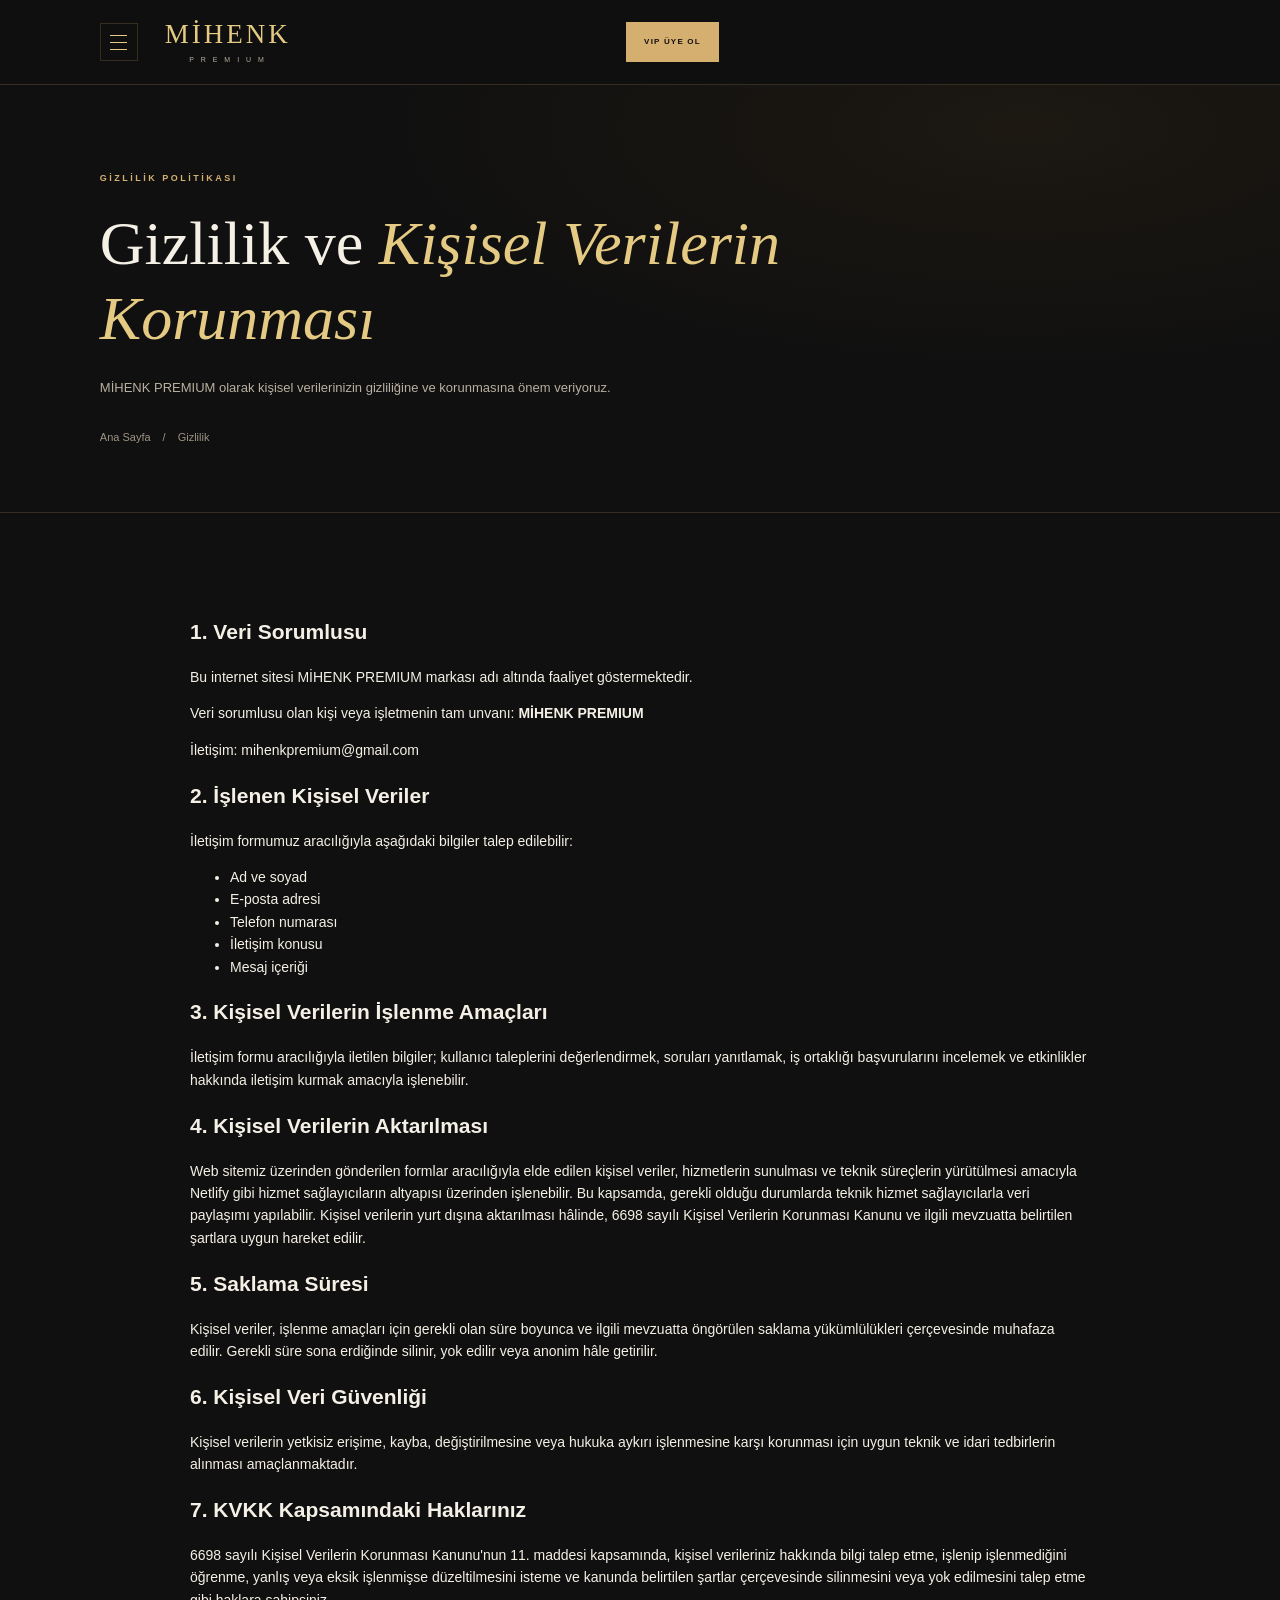
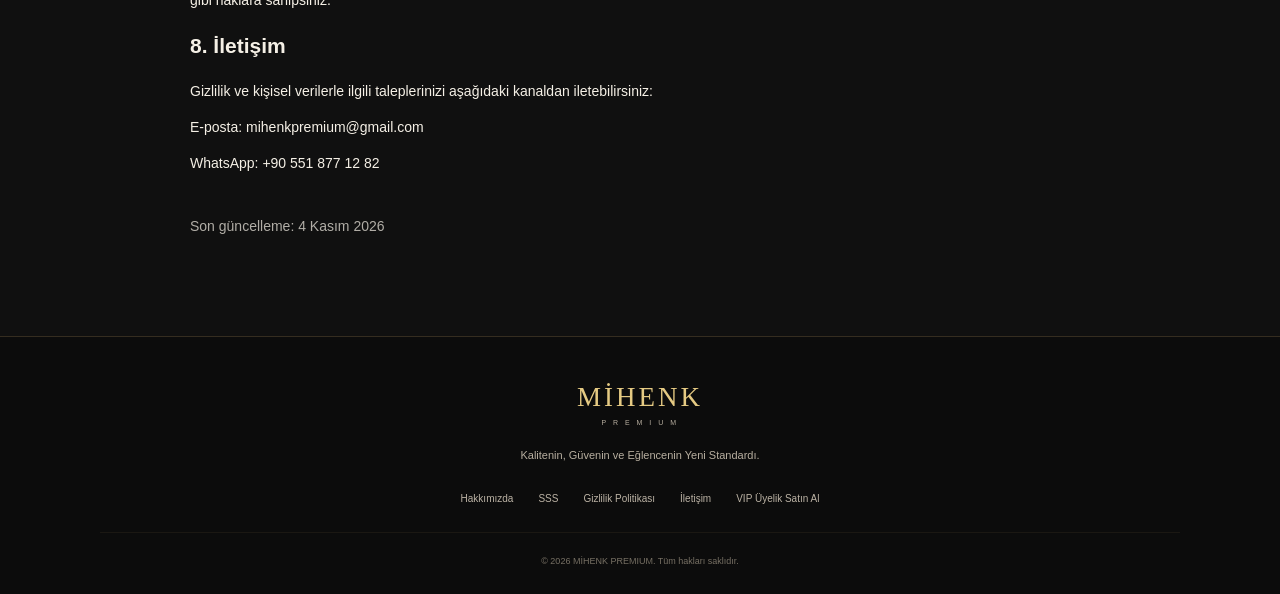
<file: gizlilik.html>
<!doctype html>
<html lang="tr">
  <head>
    <meta charset="UTF-8" />
    <meta name="viewport" content="width=device-width, initial-scale=1.0" />
    <meta name="theme-color" content="#101010" />
    <meta
      name="description"
      content="MİHENK PREMIUM kişisel verilerin korunması ve gizlilik bilgilendirmesi."
    />
    <title>Gizlilik ve Kişisel Verilerin Korunması | MİHENK PREMIUM</title>

    <link rel="preconnect" href="https://fonts.googleapis.com" />
    <link rel="preconnect" href="https://fonts.gstatic.com" crossorigin />
    <link
      href="https://fonts.googleapis.com/css2?family=DM+Sans:wght@400;500;600;700&family=Playfair+Display:wght@400;500;600&display=swap"
      rel="stylesheet"
    />

    <link rel="stylesheet" href="style.css" />
  </head>

  <body>
    <header class="site-header">
      <button
        class="menu-toggle"
        id="menuToggle"
        aria-label="Menüyü aç"
        aria-expanded="false"
        aria-controls="mainNav"
        type="button"
      >
        <span></span><span></span><span></span>
      </button>

      <a class="logo" href="index.html">
        <span class="logo-main">MİHENK</span>
        <span class="logo-sub">P R E M I U M</span>
      </a>

      <nav class="main-nav" id="mainNav">
        <a href="index.html">Ana Sayfa</a>
        <a href="hakkimizda.html">Hakkımızda</a>
        <a href="anlasmali-noktalar.html">Anlaşmalı Noktalar</a>
        <a href="magaza.html">Mağaza</a>
        <a href="etkinlikler.html">Etkinlikler</a>
        <a href="sss.html">SSS</a>
        <a href="iletisim.html">İletişim</a>
        <a href="gizlilik.html">Gizlilik Politikası</a>
      </nav>

      <a
        class="button button-gold header-cta"
        href="https://www.shopier.com/MIHENKPREMIUMVIP"
        target="_blank"
        rel="noopener noreferrer"
      >
        VIP ÜYE OL
      </a>
    </header>

    <main>
      <section class="page-hero">
        <p class="eyebrow">GİZLİLİK POLİTİKASI</p>
        <h1>Gizlilik ve <span>Kişisel Verilerin Korunması</span></h1>
        <p>
          MİHENK PREMIUM olarak kişisel verilerinizin gizliliğine ve korunmasına
          önem veriyoruz.
        </p>

        <div class="breadcrumbs">
          <a href="index.html">Ana Sayfa</a>
          <span>/</span>
          <span>Gizlilik</span>
        </div>
      </section>

      <section class="section-pad">
        <div style="max-width: 900px; margin: 0 auto">
          <h2>1. Veri Sorumlusu</h2>
          <p>
            Bu internet sitesi MİHENK PREMIUM markası adı altında faaliyet
            göstermektedir.
          </p>
          <p>
            Veri sorumlusu olan kişi veya işletmenin tam unvanı:
            <strong>MİHENK PREMIUM</strong>
          </p>
          <p>
            İletişim:
            <a href="mailto:mihenkpremium@gmail.com">
              mihenkpremium@gmail.com
            </a>
          </p>

          <h2>2. İşlenen Kişisel Veriler</h2>
          <p>
            İletişim formumuz aracılığıyla aşağıdaki bilgiler talep edilebilir:
          </p>
          <ul>
            <li>Ad ve soyad</li>
            <li>E-posta adresi</li>
            <li>Telefon numarası</li>
            <li>İletişim konusu</li>
            <li>Mesaj içeriği</li>
          </ul>

          <h2>3. Kişisel Verilerin İşlenme Amaçları</h2>
          <p>
            İletişim formu aracılığıyla iletilen bilgiler; kullanıcı taleplerini
            değerlendirmek, soruları yanıtlamak, iş ortaklığı başvurularını
            incelemek ve etkinlikler hakkında iletişim kurmak amacıyla
            işlenebilir.
          </p>

          <h2>4. Kişisel Verilerin Aktarılması</h2>
          <p>
            Web sitemiz üzerinden gönderilen formlar aracılığıyla elde edilen
            kişisel veriler, hizmetlerin sunulması ve teknik süreçlerin
            yürütülmesi amacıyla Netlify gibi hizmet sağlayıcıların altyapısı
            üzerinden işlenebilir. Bu kapsamda, gerekli olduğu durumlarda teknik
            hizmet sağlayıcılarla veri paylaşımı yapılabilir. Kişisel verilerin
            yurt dışına aktarılması hâlinde, 6698 sayılı Kişisel Verilerin
            Korunması Kanunu ve ilgili mevzuatta belirtilen şartlara uygun
            hareket edilir.
          </p>

          <h2>5. Saklama Süresi</h2>
          <p>
            Kişisel veriler, işlenme amaçları için gerekli olan süre boyunca ve
            ilgili mevzuatta öngörülen saklama yükümlülükleri çerçevesinde
            muhafaza edilir. Gerekli süre sona erdiğinde silinir, yok edilir
            veya anonim hâle getirilir.
          </p>

          <h2>6. Kişisel Veri Güvenliği</h2>
          <p>
            Kişisel verilerin yetkisiz erişime, kayba, değiştirilmesine veya
            hukuka aykırı işlenmesine karşı korunması için uygun teknik ve idari
            tedbirlerin alınması amaçlanmaktadır.
          </p>

          <h2>7. KVKK Kapsamındaki Haklarınız</h2>
          <p>
            6698 sayılı Kişisel Verilerin Korunması Kanunu'nun 11. maddesi
            kapsamında, kişisel verileriniz hakkında bilgi talep etme, işlenip
            işlenmediğini öğrenme, yanlış veya eksik işlenmişse düzeltilmesini
            isteme ve kanunda belirtilen şartlar çerçevesinde silinmesini veya
            yok edilmesini talep etme gibi haklara sahipsiniz.
          </p>

          <h2>8. İletişim</h2>
          <p>
            Gizlilik ve kişisel verilerle ilgili taleplerinizi aşağıdaki
            kanaldan iletebilirsiniz:
          </p>
          <p>
            E-posta:
            <a href="mailto:mihenkpremium@gmail.com">
              mihenkpremium@gmail.com
            </a>
          </p>
          <p>
            WhatsApp:
            <a
              href="https://wa.me/905518771282"
              target="_blank"
              rel="noopener noreferrer"
            >
              +90 551 877 12 82
            </a>
          </p>

          <p style="margin-top: 40px; opacity: 0.7">
            Son güncelleme: 4 Kasım 2026
          </p>
        </div>
      </section>
    </main>

    <footer class="site-footer">
      <a class="logo" href="index.html">
        <span class="logo-main">MİHENK</span>
        <span class="logo-sub">P R E M I U M</span>
      </a>

      <p>Kalitenin, Güvenin ve Eğlencenin Yeni Standardı.</p>

      <div class="footer-links">
        <a href="hakkimizda.html">Hakkımızda</a>
        <a href="sss.html">SSS</a>
        <a href="gizlilik.html">Gizlilik Politikası</a>
        <a href="iletisim.html">İletişim</a>
        <a
          href="https://www.shopier.com/MIHENKPREMIUMVIP"
          target="_blank"
          rel="noopener noreferrer"
          >VIP Üyelik Satın Al</a
        >
      </div>

      <p class="copyright">© 2026 MİHENK PREMIUM. Tüm hakları saklıdır.</p>
    </footer>

    <script>
      const menuToggle = document.getElementById("menuToggle");
      const mainNav = document.getElementById("mainNav");

      menuToggle.addEventListener("click", () => {
        const isOpen = mainNav.classList.toggle("is-open");
        menuToggle.setAttribute("aria-expanded", String(isOpen));
        menuToggle.setAttribute(
          "aria-label",
          isOpen ? "Menüyü kapat" : "Menüyü aç",
        );
      });

      mainNav.querySelectorAll("a").forEach((link) => {
        link.addEventListener("click", () => {
          mainNav.classList.remove("is-open");
          menuToggle.setAttribute("aria-expanded", "false");
          menuToggle.setAttribute("aria-label", "Menüyü aç");
        });
      });

      document.addEventListener("click", (event) => {
        if (
          !mainNav.contains(event.target) &&
          !menuToggle.contains(event.target)
        ) {
          mainNav.classList.remove("is-open");
          menuToggle.setAttribute("aria-expanded", "false");
          menuToggle.setAttribute("aria-label", "Menüyü aç");
        }
      });
    </script>
  </body>
</html>
</file>
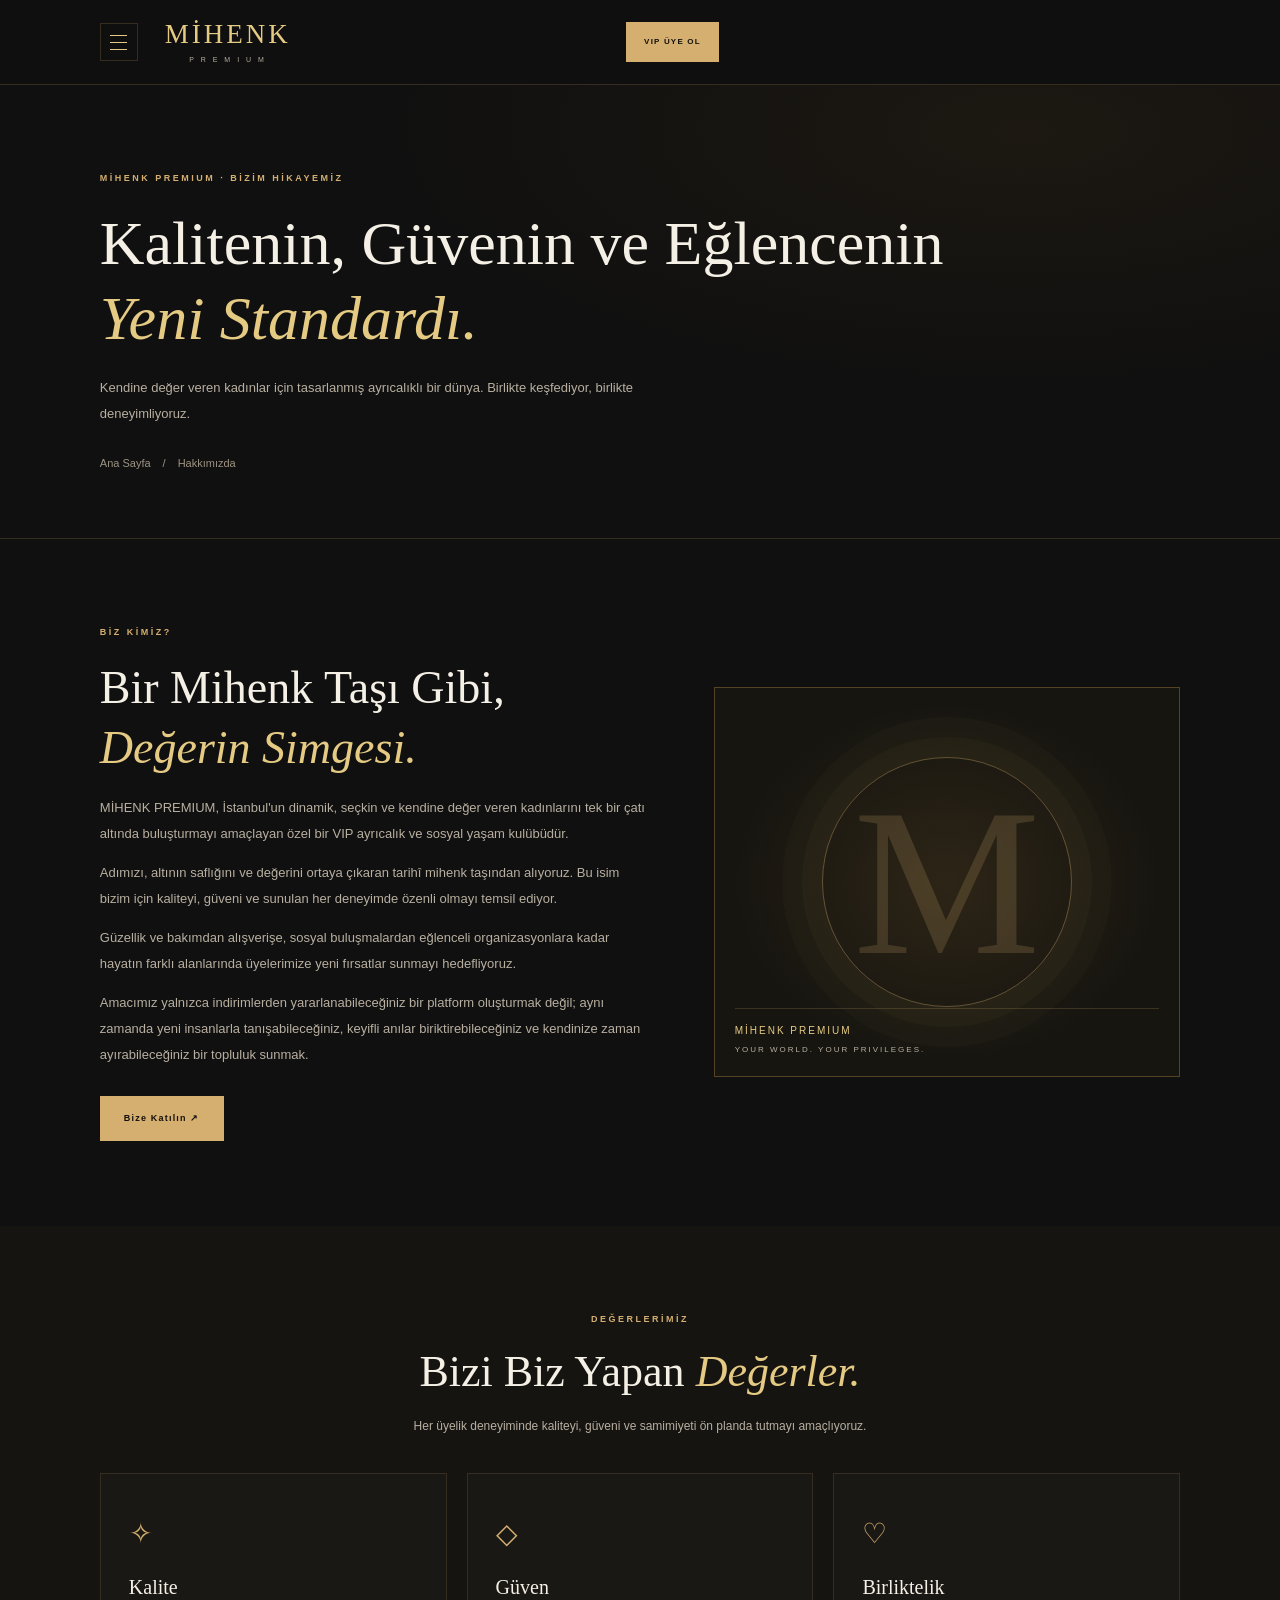
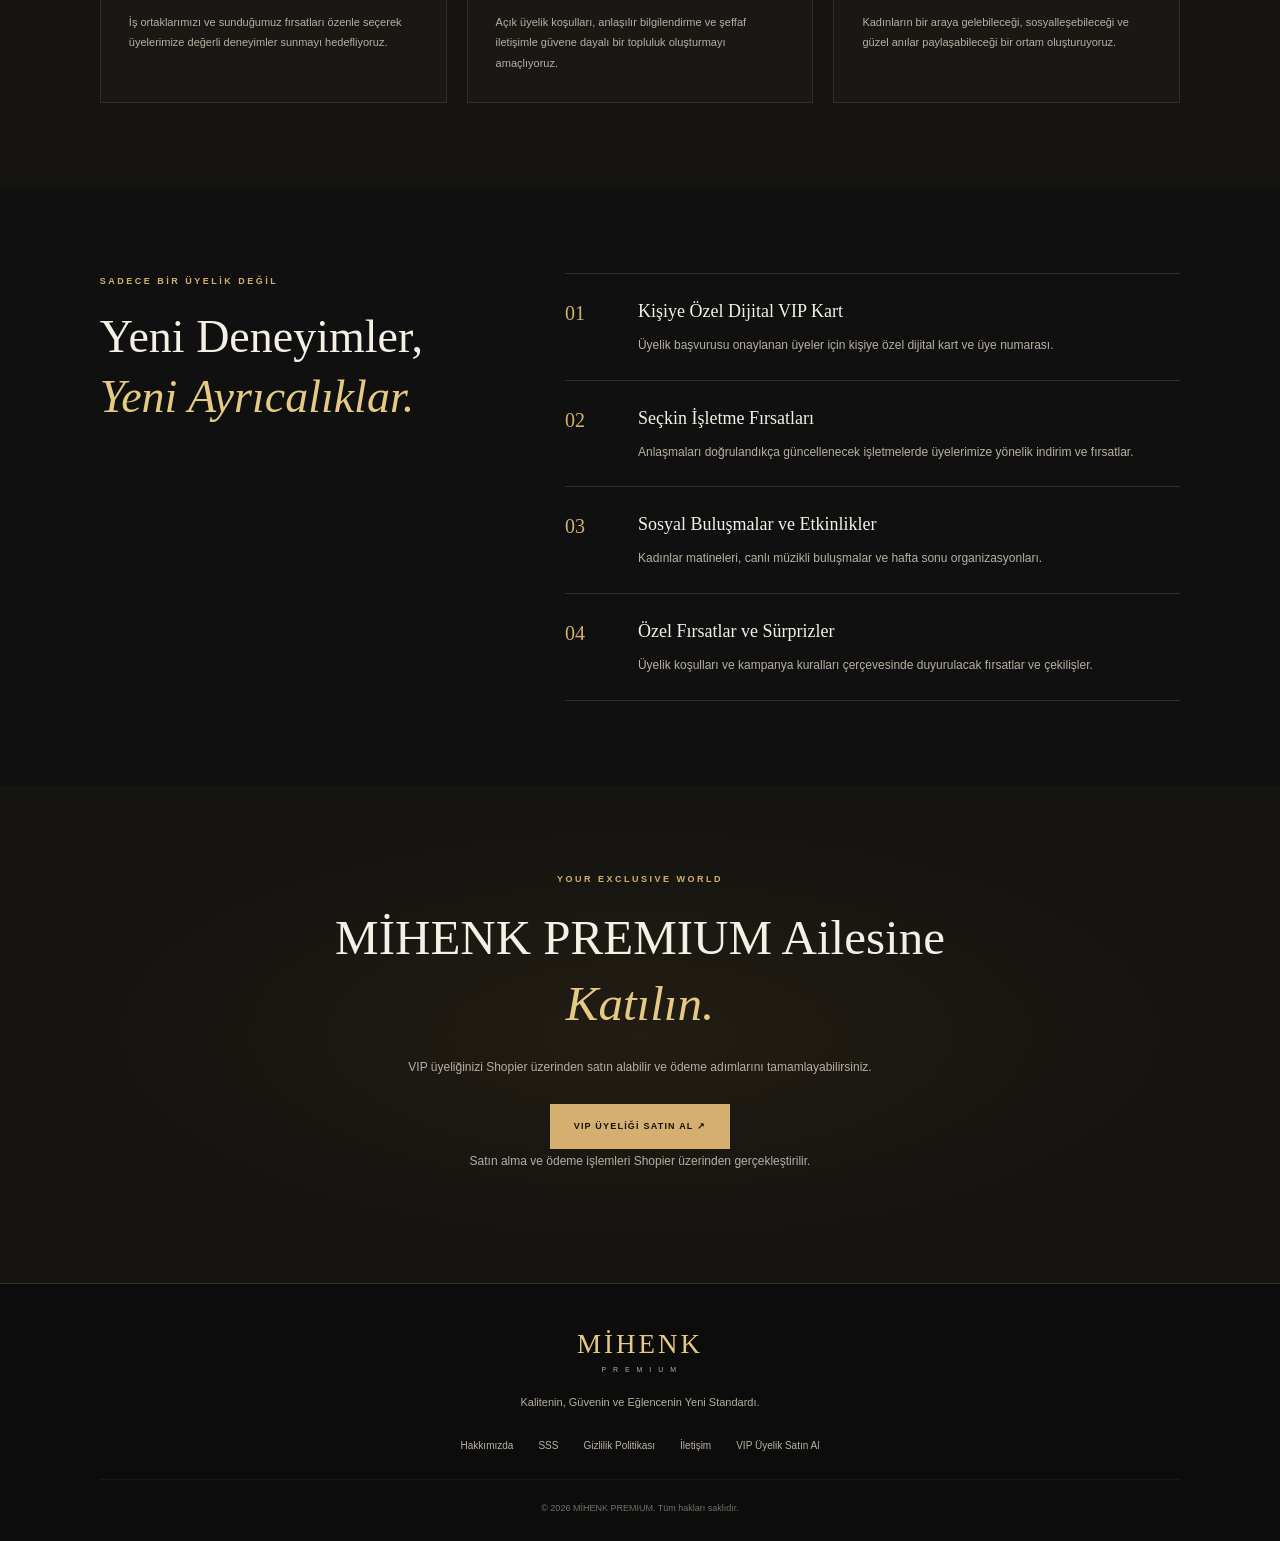
<file: hakkimizda.html>
<!doctype html>
<html lang="tr">
  <head>
    <meta charset="UTF-8" />
    <meta name="viewport" content="width=device-width, initial-scale=1.0" />
    <meta name="theme-color" content="#101010" />
    <meta
      name="description"
      content="MİHENK PREMIUM'un marka yaklaşımını, kadınlara özel üyelik modelini ve sunduğu ayrıcalıkları keşfedin."
    />
    <title>Hakkımızda | MİHENK PREMIUM İstanbul</title>

    <link rel="preconnect" href="https://fonts.googleapis.com" />
    <link rel="preconnect" href="https://fonts.gstatic.com" crossorigin />
    <link
      href="https://fonts.googleapis.com/css2?family=DM+Sans:wght@400;500;600;700&family=Playfair+Display:wght@400;500;600&display=swap"
      rel="stylesheet"
    />
    <link rel="stylesheet" href="style.css" />
  </head>

  <body>
    <header class="site-header">
      <button
        class="menu-toggle"
        id="menuToggle"
        aria-label="Menüyü aç"
        aria-expanded="false"
        aria-controls="mainNav"
        type="button"
      >
        <span></span><span></span><span></span>
      </button>

      <a class="logo" href="index.html">
        <span class="logo-main">MİHENK</span>
        <span class="logo-sub">P R E M I U M</span>
      </a>

      <nav class="main-nav" id="mainNav">
        <a href="index.html">Ana Sayfa</a>
        <a href="hakkimizda.html" aria-current="page">Hakkımızda</a>
        <a href="anlasmali-noktalar.html">Anlaşmalı Noktalar</a>
        <a href="magaza.html">Mağaza</a>
        <a href="etkinlikler.html">Etkinlikler</a>
        <a href="sss.html">SSS</a>
        <a href="iletisim.html">İletişim</a>
        <a href="gizlilik.html">Gizlilik Politikası</a>
      </nav>

      <a
        class="button button-gold header-cta"
        href="https://www.shopier.com/MIHENKPREMIUMVIP"
        target="_blank"
        rel="noopener noreferrer"
        >VIP ÜYE OL</a
      >
    </header>

    <main>
      <section class="page-hero">
        <p class="eyebrow">MİHENK PREMIUM · BİZİM HİKAYEMİZ</p>
        <h1>Kalitenin, Güvenin ve Eğlencenin <span>Yeni Standardı.</span></h1>
        <p>
          Kendine değer veren kadınlar için tasarlanmış ayrıcalıklı bir dünya.
          Birlikte keşfediyor, birlikte deneyimliyoruz.
        </p>
        <div class="breadcrumbs">
          <a href="index.html">Ana Sayfa</a>
          <span>/</span>
          <span>Hakkımızda</span>
        </div>
      </section>

      <section class="section-pad about-page-intro">
        <div class="about-page-copy">
          <p class="eyebrow">BİZ KİMİZ?</p>
          <h2>Bir Mihenk Taşı Gibi, <span>Değerin Simgesi.</span></h2>

          <p>
            MİHENK PREMIUM, İstanbul'un dinamik, seçkin ve kendine değer veren
            kadınlarını tek bir çatı altında buluşturmayı amaçlayan özel bir VIP
            ayrıcalık ve sosyal yaşam kulübüdür.
          </p>

          <p>
            Adımızı, altının saflığını ve değerini ortaya çıkaran tarihî mihenk
            taşından alıyoruz. Bu isim bizim için kaliteyi, güveni ve sunulan
            her deneyimde özenli olmayı temsil ediyor.
          </p>

          <p>
            Güzellik ve bakımdan alışverişe, sosyal buluşmalardan eğlenceli
            organizasyonlara kadar hayatın farklı alanlarında üyelerimize yeni
            fırsatlar sunmayı hedefliyoruz.
          </p>

          <p>
            Amacımız yalnızca indirimlerden yararlanabileceğiniz bir platform
            oluşturmak değil; aynı zamanda yeni insanlarla tanışabileceğiniz,
            keyifli anılar biriktirebileceğiniz ve kendinize zaman
            ayırabileceğiniz bir topluluk sunmak.
          </p>

          <a class="button button-gold" href="iletisim.html">Bize Katılın ↗</a>
        </div>

        <div class="about-page-art">
          <div class="about-art-ring"></div>
          <div class="about-art-letter">M</div>
          <div class="about-art-caption">
            <span>MİHENK PREMIUM</span>
            <p>YOUR WORLD. YOUR PRIVILEGES.</p>
          </div>
        </div>
      </section>

      <section class="section-pad values-section">
        <div class="section-heading">
          <p class="eyebrow">DEĞERLERİMİZ</p>
          <h2>Bizi Biz Yapan <span>Değerler.</span></h2>
          <p>
            Her üyelik deneyiminde kaliteyi, güveni ve samimiyeti ön planda
            tutmayı amaçlıyoruz.
          </p>
        </div>

        <div class="steps-grid">
          <article class="step-card">
            <span class="step-icon">✧</span>
            <h3>Kalite</h3>
            <p>
              İş ortaklarımızı ve sunduğumuz fırsatları özenle seçerek
              üyelerimize değerli deneyimler sunmayı hedefliyoruz.
            </p>
          </article>

          <article class="step-card">
            <span class="step-icon">◇</span>
            <h3>Güven</h3>
            <p>
              Açık üyelik koşulları, anlaşılır bilgilendirme ve şeffaf
              iletişimle güvene dayalı bir topluluk oluşturmayı amaçlıyoruz.
            </p>
          </article>

          <article class="step-card">
            <span class="step-icon">♡</span>
            <h3>Birliktelik</h3>
            <p>
              Kadınların bir araya gelebileceği, sosyalleşebileceği ve güzel
              anılar paylaşabileceği bir ortam oluşturuyoruz.
            </p>
          </article>
        </div>
      </section>

      <section class="section-pad about-experience">
        <div class="about-experience-heading">
          <p class="eyebrow">SADECE BİR ÜYELİK DEĞİL</p>
          <h2>Yeni Deneyimler, <span>Yeni Ayrıcalıklar.</span></h2>
        </div>

        <div class="experience-list">
          <article class="experience-row">
            <span class="experience-number">01</span>
            <div>
              <h3>Kişiye Özel Dijital VIP Kart</h3>
              <p>
                Üyelik başvurusu onaylanan üyeler için kişiye özel dijital kart
                ve üye numarası.
              </p>
            </div>
          </article>

          <article class="experience-row">
            <span class="experience-number">02</span>
            <div>
              <h3>Seçkin İşletme Fırsatları</h3>
              <p>
                Anlaşmaları doğrulandıkça güncellenecek işletmelerde üyelerimize
                yönelik indirim ve fırsatlar.
              </p>
            </div>
          </article>

          <article class="experience-row">
            <span class="experience-number">03</span>
            <div>
              <h3>Sosyal Buluşmalar ve Etkinlikler</h3>
              <p>
                Kadınlar matineleri, canlı müzikli buluşmalar ve hafta sonu
                organizasyonları.
              </p>
            </div>
          </article>

          <article class="experience-row">
            <span class="experience-number">04</span>
            <div>
              <h3>Özel Fırsatlar ve Sürprizler</h3>
              <p>
                Üyelik koşulları ve kampanya kuralları çerçevesinde duyurulacak
                fırsatlar ve çekilişler.
              </p>
            </div>
          </article>
        </div>
      </section>

      <section class="membership-section section-pad">
        <div class="membership-inner">
          <p class="eyebrow">YOUR EXCLUSIVE WORLD</p>
          <h2>MİHENK PREMIUM Ailesine <span>Katılın.</span></h2>
          <p>
            VIP üyeliğinizi Shopier üzerinden satın alabilir ve ödeme adımlarını
            tamamlayabilirsiniz.
          </p>
          <a
            class="button button-gold"
            href="https://www.shopier.com/MIHENKPREMIUMVIP"
            target="_blank"
            rel="noopener noreferrer"
            >VIP ÜYELİĞİ SATIN AL ↗</a
          >
          <p class="membership-note">
            Satın alma ve ödeme işlemleri Shopier üzerinden gerçekleştirilir.
          </p>
        </div>
      </section>
    </main>

    <footer class="site-footer">
      <a class="logo" href="index.html">
        <span class="logo-main">MİHENK</span>
        <span class="logo-sub">P R E M I U M</span>
      </a>

      <p>Kalitenin, Güvenin ve Eğlencenin Yeni Standardı.</p>

      <div class="footer-links">
        <a href="hakkimizda.html">Hakkımızda</a>
        <a href="sss.html">SSS</a>
        <a href="gizlilik.html">Gizlilik Politikası</a>
        <a href="iletisim.html">İletişim</a>
        <a
          href="https://www.shopier.com/MIHENKPREMIUMVIP"
          target="_blank"
          rel="noopener noreferrer"
          >VIP Üyelik Satın Al</a
        >
      </div>

      <p class="copyright">© 2026 MİHENK PREMIUM. Tüm hakları saklıdır.</p>
    </footer>

    <script>
      const menuToggle = document.getElementById("menuToggle");
      const mainNav = document.getElementById("mainNav");

      menuToggle.addEventListener("click", () => {
        const isOpen = mainNav.classList.toggle("is-open");
        menuToggle.setAttribute("aria-expanded", String(isOpen));
        menuToggle.setAttribute(
          "aria-label",
          isOpen ? "Menüyü kapat" : "Menüyü aç",
        );
      });

      mainNav.querySelectorAll("a").forEach((link) => {
        link.addEventListener("click", () => {
          mainNav.classList.remove("is-open");
          menuToggle.setAttribute("aria-expanded", "false");
          menuToggle.setAttribute("aria-label", "Menüyü aç");
        });
      });

      document.addEventListener("click", (event) => {
        if (
          !mainNav.contains(event.target) &&
          !menuToggle.contains(event.target)
        ) {
          mainNav.classList.remove("is-open");
          menuToggle.setAttribute("aria-expanded", "false");
          menuToggle.setAttribute("aria-label", "Menüyü aç");
        }
      });

      document.addEventListener("keydown", (event) => {
        if (event.key === "Escape") {
          mainNav.classList.remove("is-open");
          menuToggle.setAttribute("aria-expanded", "false");
          menuToggle.setAttribute("aria-label", "Menüyü aç");
          menuToggle.focus();
        }
      });
    </script>
  </body>
</html>
</file>
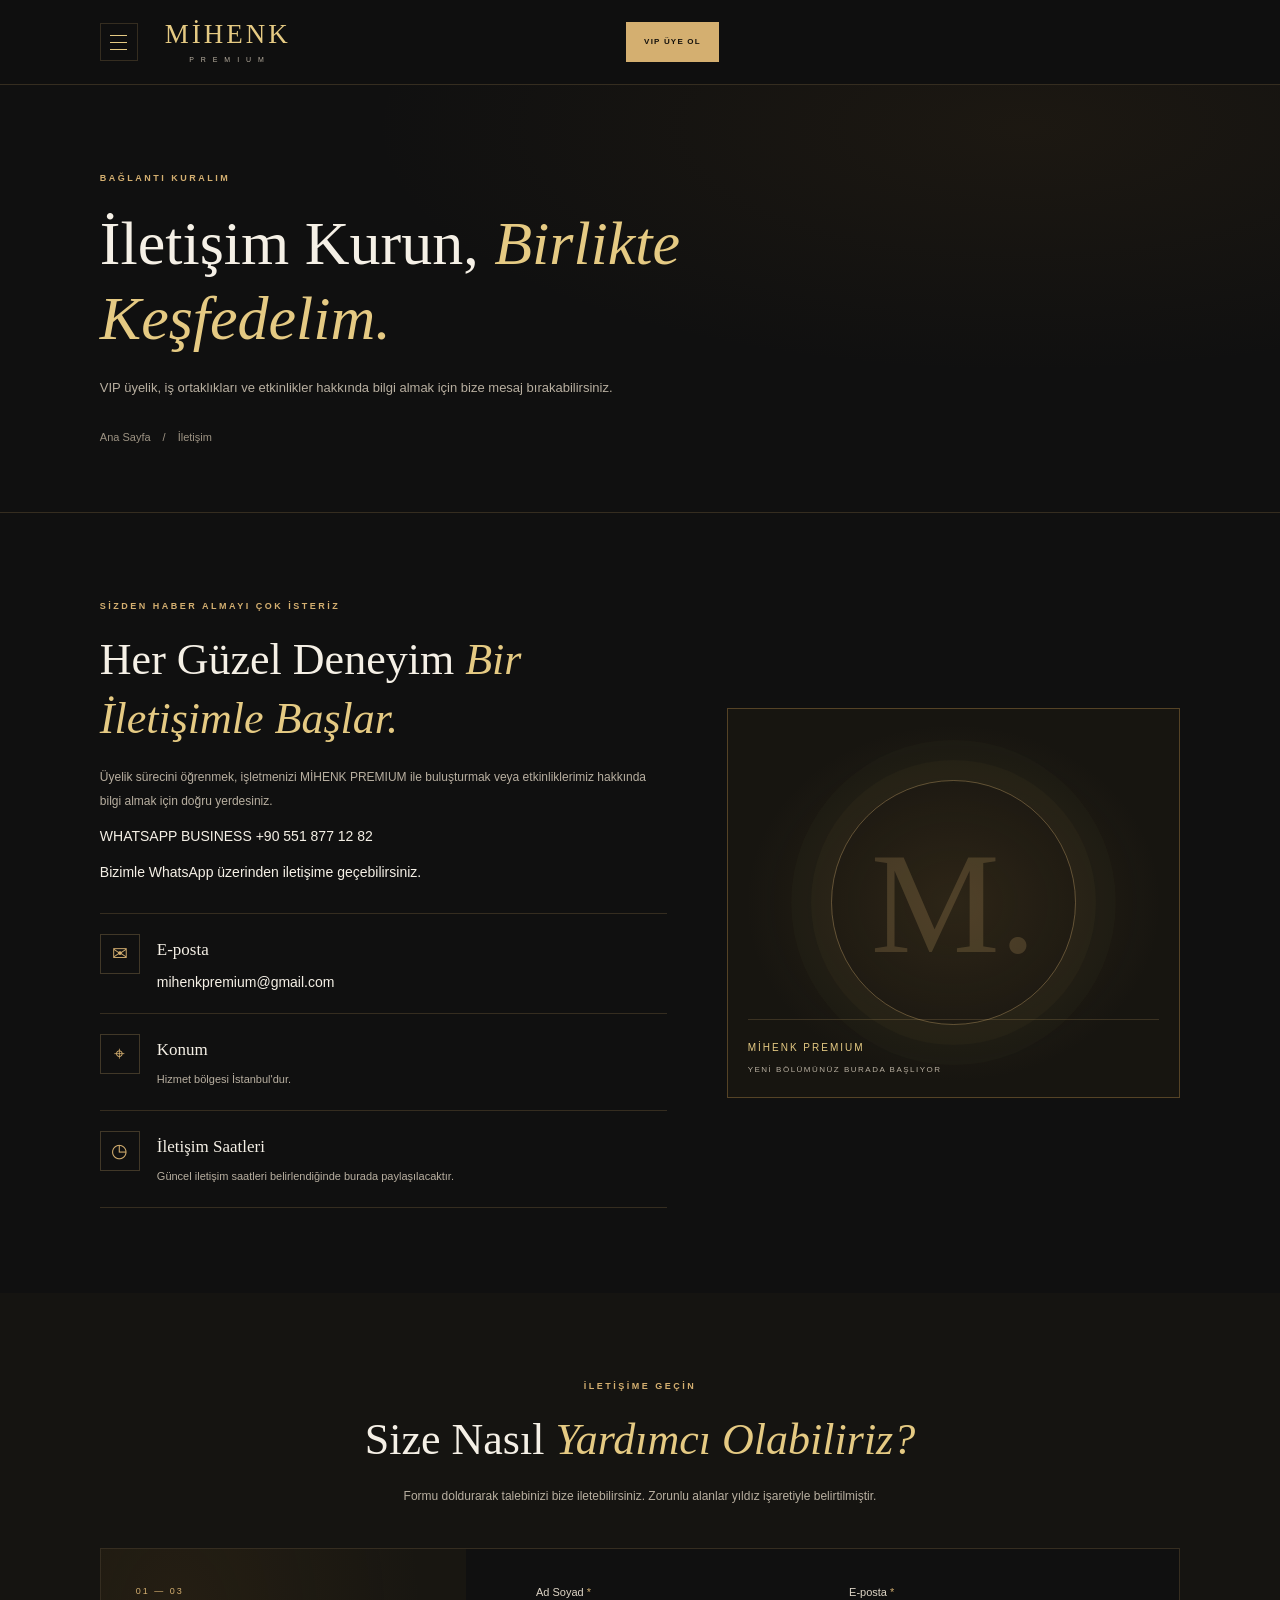
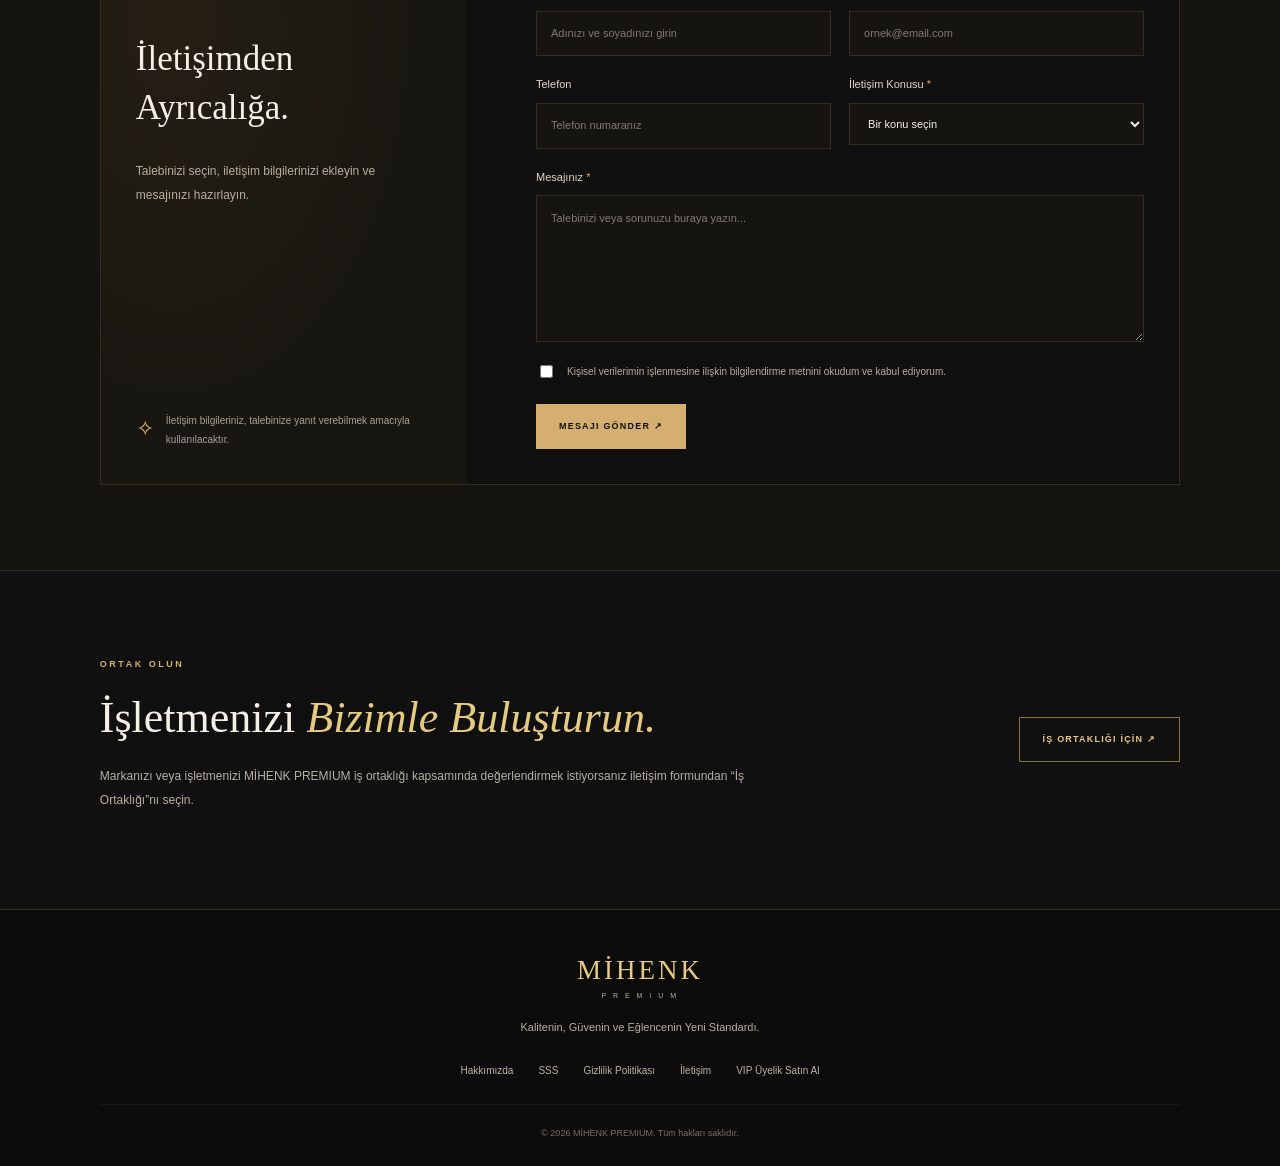
<file: iletisim.html>
<!doctype html>
<html lang="tr">
  <head>
    <meta charset="UTF-8" />
    <meta name="viewport" content="width=device-width, initial-scale=1.0" />
    <meta name="theme-color" content="#101010" />
    <meta
      name="description"
      content="MİHENK PREMIUM ile iletişime geçin. İstanbul'daki VIP üyelik, üyelik ayrıcalıkları ve etkinlikler hakkında bilgi almak için bize ulaşın."
    />
    <title>İletişim | MİHENK PREMIUM İstanbul</title>

    <link rel="preconnect" href="https://fonts.googleapis.com" />
    <link rel="preconnect" href="https://fonts.gstatic.com" crossorigin />
    <link
      href="https://fonts.googleapis.com/css2?family=DM+Sans:wght@400;500;600;700&family=Playfair+Display:wght@400;500;600&display=swap"
      rel="stylesheet"
    />

    <link rel="stylesheet" href="style.css" />
  </head>

  <body>
    <header class="site-header">
      <button
        class="menu-toggle"
        id="menuToggle"
        aria-label="Menüyü aç"
        aria-expanded="false"
        aria-controls="mainNav"
        type="button"
      >
        <span></span><span></span><span></span>
      </button>

      <a class="logo" href="index.html">
        <span class="logo-main">MİHENK</span>
        <span class="logo-sub">P R E M I U M</span>
      </a>

      <nav class="main-nav" id="mainNav">
        <a href="index.html">Ana Sayfa</a>
        <a href="hakkimizda.html">Hakkımızda</a>
        <a href="anlasmali-noktalar.html">Anlaşmalı Noktalar</a>
        <a href="magaza.html">Mağaza</a>
        <a href="etkinlikler.html">Etkinlikler</a>
        <a href="sss.html">SSS</a>
        <a href="iletisim.html" aria-current="page">İletişim</a>
        <a href="gizlilik.html">Gizlilik Politikası</a>
      </nav>

      <a
        class="button button-gold header-cta"
        href="https://www.shopier.com/MIHENKPREMIUMVIP"
        target="_blank"
        rel="noopener noreferrer"
        >VIP ÜYE OL</a
      >
    </header>

    <main>
      <!-- PAGE HERO -->
      <section class="page-hero">
        <p class="eyebrow">BAĞLANTI KURALIM</p>
        <h1>İletişim Kurun, <span>Birlikte Keşfedelim.</span></h1>
        <p>
          VIP üyelik, iş ortaklıkları ve etkinlikler hakkında bilgi almak için
          bize mesaj bırakabilirsiniz.
        </p>

        <div class="breadcrumbs">
          <a href="index.html">Ana Sayfa</a>
          <span>/</span>
          <span>İletişim</span>
        </div>
      </section>

      <!-- CONTACT INTRO -->
      <section class="contact-intro section-pad">
        <div>
          <p class="eyebrow">SİZDEN HABER ALMAYI ÇOK İSTERİZ</p>
          <h2>Her Güzel Deneyim <span>Bir İletişimle Başlar.</span></h2>
          <p>
            Üyelik sürecini öğrenmek, işletmenizi MİHENK PREMIUM ile buluşturmak
            veya etkinliklerimiz hakkında bilgi almak için doğru yerdesiniz.
          </p>

          <div class="contact-item">
            <span class="contact-label">WHATSAPP BUSINESS</span>
            <a
              href="https://wa.me/905518771282"
              target="_blank"
              rel="noopener noreferrer"
            >
              +90 551 877 12 82
            </a>
            <p>Bizimle WhatsApp üzerinden iletişime geçebilirsiniz.</p>
          </div>

          <div class="contact-info-list">
            <div class="contact-info-item">
              <span class="contact-info-icon">✉</span>
              <div>
                <h3>E-posta</h3>
                <a href="mailto:mihenkpremium@gmail.com">
                  mihenkpremium@gmail.com
                </a>
              </div>
            </div>

            <div class="contact-info-item">
              <span class="contact-info-icon">⌖</span>
              <div>
                <h3>Konum</h3>
                <p>Hizmet bölgesi İstanbul'dur.</p>
              </div>
            </div>

            <div class="contact-info-item">
              <span class="contact-info-icon">◷</span>
              <div>
                <h3>İletişim Saatleri</h3>
                <p>
                  Güncel iletişim saatleri belirlendiğinde burada
                  paylaşılacaktır.
                </p>
              </div>
            </div>
          </div>
        </div>

        <div class="contact-art">
          <div class="contact-art-ring"></div>
          <span class="contact-art-letter">M.</span>
          <div class="contact-art-caption">
            <span>MİHENK PREMIUM</span>
            <p>YENİ BÖLÜMÜNÜZ BURADA BAŞLIYOR</p>
          </div>
        </div>
      </section>

      <!-- CONTACT FORM -->
      <section class="contact-form-section section-pad" id="basvuru">
        <div class="contact-form-heading">
          <p class="eyebrow">İLETİŞİME GEÇİN</p>
          <h2>Size Nasıl <span>Yardımcı Olabiliriz?</span></h2>
          <p>
            Formu doldurarak talebinizi bize iletebilirsiniz. Zorunlu alanlar
            yıldız işaretiyle belirtilmiştir.
          </p>
        </div>

        <div class="contact-form-layout">
          <div class="contact-form-side">
            <span class="contact-side-number">01 — 03</span>
            <h3>İletişimden <span>Ayrıcalığa.</span></h3>
            <p>
              Talebinizi seçin, iletişim bilgilerinizi ekleyin ve mesajınızı
              hazırlayın.
            </p>

            <div class="contact-side-note">
              <span>✧</span>
              <p>
                İletişim bilgileriniz, talebinize yanıt verebilmek amacıyla
                kullanılacaktır.
              </p>
            </div>
          </div>

          <form
            class="contact-form"
            name="contact"
            method="POST"
            data-netlify="true"
            data-netlify-honeypot="bot-field"
            action="/tesekkurler.html"
          >
            <input type="hidden" name="form-name" value="contact" />

            <p hidden>
              <label>
                Bu alanı boş bırakın:
                <input name="bot-field" />
              </label>
            </p>

            <div class="form-row">
              <div class="form-field">
                <label for="fullName">Ad Soyad <span>*</span></label>
                <input
                  type="text"
                  id="fullName"
                  name="fullName"
                  placeholder="Adınızı ve soyadınızı girin"
                  autocomplete="name"
                  required
                />
              </div>

              <div class="form-field">
                <label for="email">E-posta <span>*</span></label>
                <input
                  type="email"
                  id="email"
                  name="email"
                  placeholder="ornek@email.com"
                  autocomplete="email"
                  required
                />
              </div>
            </div>

            <div class="form-row">
              <div class="form-field">
                <label for="phone">Telefon</label>
                <input
                  type="tel"
                  id="phone"
                  name="phone"
                  placeholder="Telefon numaranız"
                  autocomplete="tel"
                />
              </div>

              <div class="form-field">
                <label for="subject">İletişim Konusu <span>*</span></label>
                <select id="subject" name="subject" required>
                  <option value="">Bir konu seçin</option>
                  <option value="partnership">İş Ortaklığı</option>
                  <option value="events">Etkinlikler</option>
                  <option value="store">Mağaza ve Fırsatlar</option>
                  <option value="other">Diğer</option>
                </select>
              </div>
            </div>

            <div class="form-field">
              <label for="message">Mesajınız <span>*</span></label>
              <textarea
                id="message"
                name="message"
                rows="6"
                placeholder="Talebinizi veya sorunuzu buraya yazın..."
                required
              ></textarea>
            </div>

            <label class="form-consent">
              <input
                type="checkbox"
                id="privacyConsent"
                name="privacyConsent"
                value="accepted"
                required
              />
              <span>
                Kişisel verilerimin işlenmesine ilişkin
                <a href="gizlilik.html">bilgilendirme metnini</a>
                okudum ve kabul ediyorum.
              </span>
            </label>

            <button class="button button-gold contact-submit" type="submit">
              MESAJI GÖNDER ↗
            </button>
          </form>
        </div>
      </section>

      <!-- PARTNERSHIP CTA -->
      <section class="contact-partner-cta section-pad">
        <div>
          <p class="eyebrow">ORTAK OLUN</p>
          <h2>İşletmenizi <span>Bizimle Buluşturun.</span></h2>
          <p>
            Markanızı veya işletmenizi MİHENK PREMIUM iş ortaklığı kapsamında
            değerlendirmek istiyorsanız iletişim formundan “İş Ortaklığı”nı
            seçin.
          </p>
        </div>

        <a class="button button-outline" href="#basvuru" id="partnerFormLink"
          >İŞ ORTAKLIĞI İÇİN ↗</a
        >
      </section>
    </main>

    <footer class="site-footer">
      <a class="logo" href="index.html">
        <span class="logo-main">MİHENK</span>
        <span class="logo-sub">P R E M I U M</span>
      </a>

      <p>Kalitenin, Güvenin ve Eğlencenin Yeni Standardı.</p>

      <div class="footer-links">
        <a href="hakkimizda.html">Hakkımızda</a>
        <a href="sss.html">SSS</a>
        <a href="gizlilik.html">Gizlilik Politikası</a>
        <a href="iletisim.html">İletişim</a>
        <a
          href="https://www.shopier.com/MIHENKPREMIUMVIP"
          target="_blank"
          rel="noopener noreferrer"
          >VIP Üyelik Satın Al</a
        >
      </div>

      <p class="copyright">© 2026 MİHENK PREMIUM. Tüm hakları saklıdır.</p>
    </footer>

    <script>
      const menuToggle = document.getElementById("menuToggle");
      const mainNav = document.getElementById("mainNav");

      menuToggle.addEventListener("click", () => {
        const isOpen = mainNav.classList.toggle("is-open");
        menuToggle.setAttribute("aria-expanded", String(isOpen));
        menuToggle.setAttribute(
          "aria-label",
          isOpen ? "Menüyü kapat" : "Menüyü aç",
        );
      });

      mainNav.querySelectorAll("a").forEach((link) => {
        link.addEventListener("click", () => {
          mainNav.classList.remove("is-open");
          menuToggle.setAttribute("aria-expanded", "false");
          menuToggle.setAttribute("aria-label", "Menüyü aç");
        });
      });

      document.addEventListener("click", (event) => {
        if (
          !mainNav.contains(event.target) &&
          !menuToggle.contains(event.target)
        ) {
          mainNav.classList.remove("is-open");
          menuToggle.setAttribute("aria-expanded", "false");
          menuToggle.setAttribute("aria-label", "Menüyü aç");
        }
      });

      document.addEventListener("keydown", (event) => {
        if (event.key === "Escape") {
          mainNav.classList.remove("is-open");
          menuToggle.setAttribute("aria-expanded", "false");
          menuToggle.setAttribute("aria-label", "Menüyü aç");
          menuToggle.focus();
        }
      });

      const subjectSelect = document.getElementById("subject");
      const partnerFormLink = document.getElementById("partnerFormLink");

      partnerFormLink.addEventListener("click", () => {
        subjectSelect.value = "partnership";
      });
    </script>
  </body>
</html>
</file>
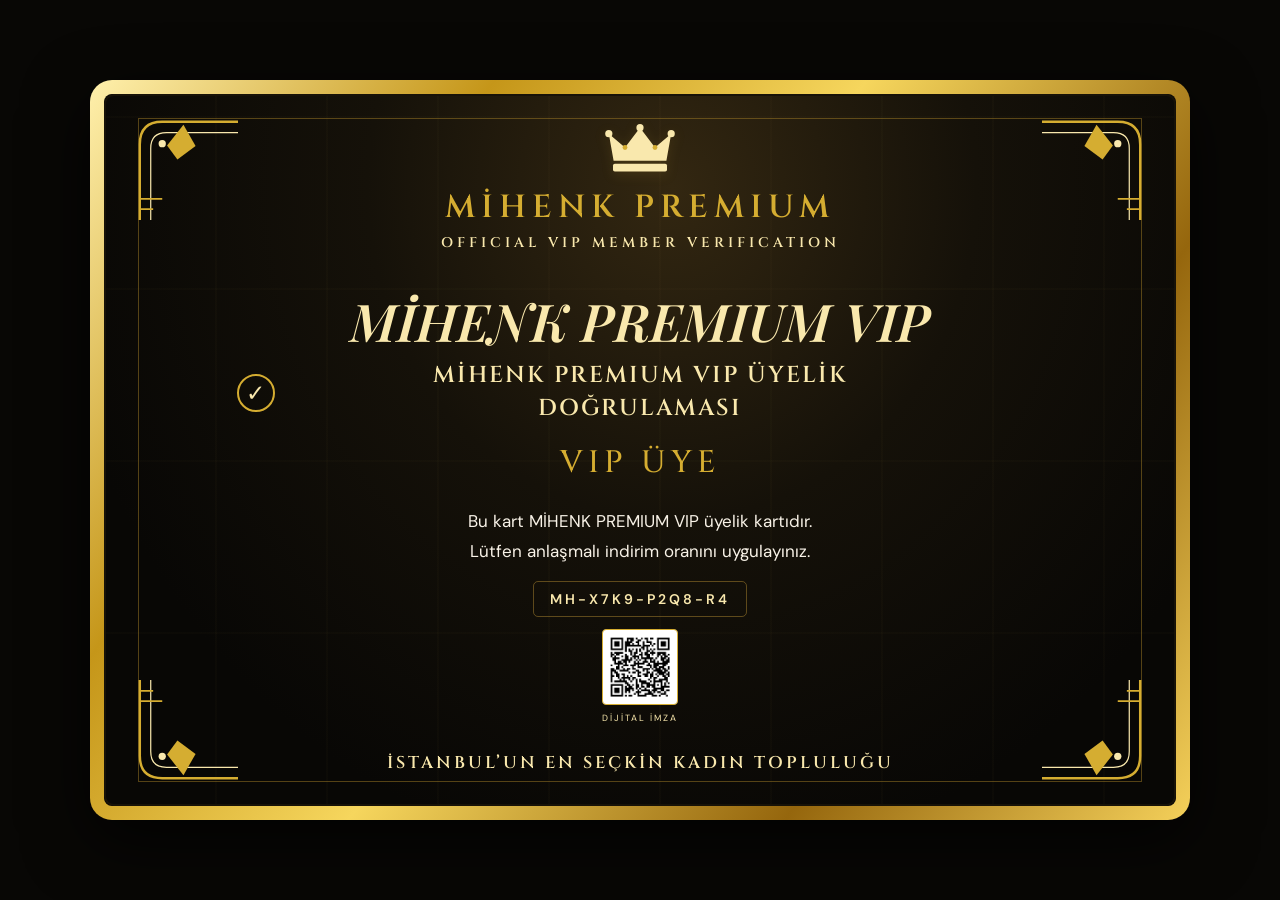
<file: kart.html>
<!DOCTYPE html>
<html lang="tr">
<head>
  <meta charset="UTF-8">
  <meta name="viewport" content="width=device-width, initial-scale=1.0">
  <meta name="theme-color" content="#090805">
  <meta name="robots" content="noindex, nofollow">
  <title>MİHENK PREMIUM | VIP Üyelik Kartı</title>

  <link rel="preconnect" href="https://fonts.googleapis.com">
  <link rel="preconnect" href="https://fonts.gstatic.com" crossorigin>
  <link href="https://fonts.googleapis.com/css2?family=Cinzel:wght@400;500;600;700&family=DM+Sans:wght@400;500;600&family=Playfair+Display:ital,wght@0,500;0,600;1,500;1,600&display=swap" rel="stylesheet">

  <style>
    :root {
      --gold: #d5ad31;
      --gold-light: #f9e8ad;
      --gold-dark: #967019;
      --black: #090805;
    }

    * {
      margin: 0;
      padding: 0;
      box-sizing: border-box;
    }

    body {
      min-height: 100vh;
      padding: 18px 24px;
      display: flex;
      align-items: center;
      justify-content: center;
      background: #080705;
      color: var(--gold-light);
      font-family: "DM Sans", sans-serif;
    }

    .card {
      position: relative;
      width: 100%;
      max-width: 1100px;
      border: 14px solid transparent;
      border-radius: 22px;
      background:
        linear-gradient(#0b0906, #0b0906) padding-box,
        linear-gradient(
          125deg,
          #fff0ac,
          #c59619 25%,
          #f6d65d 48%,
          #95660d 75%,
          #f4d05a
        ) border-box;
      box-shadow: 0 20px 65px #000b;
    }

    .card-inner {
      position: relative;
      overflow: hidden;
      padding: 24px 65px 28px;
      border: 2px solid #171208;
      border-radius: 10px;
      background:
        repeating-linear-gradient(
          90deg,
          transparent 0,
          transparent 109px,
          #c9a7470b 110px,
          transparent 111px
        ),
        repeating-linear-gradient(
          0deg,
          transparent 0,
          transparent 170px,
          #c9a7470a 171px,
          transparent 172px
        ),
        radial-gradient(
          ellipse at 53% 13%,
          #332711 0%,
          #151109 38%,
          #080705 78%
        );
      text-align: center;
    }

    .thin-frame {
      position: absolute;
      inset: 22px 32px;
      border: 1px solid #98772588;
      pointer-events: none;
    }

    /* Köşe süslemeleri */
    .corner {
      position: absolute;
      z-index: 2;
      width: 100px;
      height: 100px;
      pointer-events: none;
    }

    .corner svg {
      display: block;
      width: 100%;
      height: 100%;
    }

    .top-left {
      top: 24px;
      left: 32px;
    }

    .top-right {
      top: 24px;
      right: 32px;
      transform: scaleX(-1);
    }

    .bottom-left {
      bottom: 24px;
      left: 32px;
      transform: scaleY(-1);
    }

    .bottom-right {
      right: 32px;
      bottom: 24px;
      transform: scale(-1);
    }

    .content {
      position: relative;
      z-index: 3;
    }

    /* Taç */
    .crown {
      display: block;
      width: 72px;
      height: 58px;
      margin: 0 auto 8px;
      color: var(--gold-light);
      filter: drop-shadow(0 3px 6px #d5ad3120);
    }

    .brand {
      color: var(--gold);
      font-family: "Cinzel", serif;
      font-size: 32px;
      font-weight: 600;
      letter-spacing: 6px;
      line-height: 1.35;
    }

    .brand-subtitle {
      margin-top: 4px;
      font-family: "Cinzel", serif;
      font-size: 14px;
      font-weight: 600;
      letter-spacing: 4px;
    }

    .main-title {
      margin-top: 38px;
      font-family: "Playfair Display", serif;
      font-size: 52px;
      font-style: italic;
      font-weight: 600;
      line-height: 1.2;
    }

    .verification-row {
      position: relative;
      margin-top: 8px;
    }

    .verification-title {
      font-family: "Cinzel", serif;
      font-size: 23px;
      font-weight: 600;
      letter-spacing: 2px;
      line-height: 1.4;
    }

    .checkmark {
      position: absolute;
      top: 50%;
      left: 7%;
      display: flex;
      width: 38px;
      height: 38px;
      align-items: center;
      justify-content: center;
      transform: translateY(-50%);
      border: 2px solid var(--gold);
      border-radius: 50%;
      color: var(--gold-light);
      font-size: 23px;
    }

    .vip-status {
      margin-top: 17px;
      color: var(--gold);
      font-family: "Cinzel", serif;
      font-size: 31px;
      font-weight: 500;
      letter-spacing: 5px;
    }

    .description {
      margin-top: 22px;
      color: #f8f2e7;
      font-size: 17px;
      line-height: 1.8;
    }

    .membership-number {
      display: inline-block;
      margin-top: 14px;
      padding: 8px 16px;
      border: 1px solid #b9913275;
      border-radius: 5px;
      color: var(--gold-light);
      font-size: 14px;
      font-weight: 600;
      letter-spacing: 3px;
    }

    .qr-section {
      display: flex;
      flex-direction: column;
      align-items: center;
      gap: 7px;
      margin-top: 12px;
    }

    .qr-code {
      display: block;
      width: 76px;
      height: 76px;
      padding: 4px;
      border: 1px solid var(--gold);
      border-radius: 4px;
      background: #fff;
      object-fit: contain;
    }

    .qr-caption {
      color: var(--gold-light);
      font-size: 9px;
      letter-spacing: 2px;
    }

    .footer-text {
      margin-top: 25px;
      font-family: "Cinzel", serif;
      font-size: 17px;
      font-weight: 600;
      letter-spacing: 3px;
      line-height: 1.6;
    }

    .note {
      margin-top: 8px;
      color: #9d8c63;
      font-size: 9px;
      line-height: 1.5;
    }

    /* Daha küçük dizüstü ekranları */
    @media (min-width: 801px) and (max-height: 850px) {
      body {
        padding-top: 10px;
        padding-bottom: 10px;
      }

      .card-inner {
        padding-top: 18px;
        padding-bottom: 18px;
      }

      .main-title {
        margin-top: 24px;
        font-size: 44px;
      }

      .vip-status {
        margin-top: 12px;
      }

      .description {
        margin-top: 15px;
      }

      .footer-text {
        margin-top: 18px;
      }

      .qr-code {
        width: 64px;
        height: 64px;
      }
    }

    /* Telefon ve dar ekranlar */
    @media (max-width: 800px) {
      body {
        padding: 10px;
      }

      .card {
        border-width: 9px;
        border-radius: 16px;
      }

      .card-inner {
        padding: 65px 18px 50px;
      }

      .thin-frame {
        inset: 16px;
      }

      .corner {
        width: 55px;
        height: 55px;
      }

      .top-left {
        top: 18px;
        left: 16px;
      }

      .top-right {
        top: 18px;
        right: 16px;
      }

      .bottom-left {
        bottom: 18px;
        left: 16px;
      }

      .bottom-right {
        right: 16px;
        bottom: 18px;
      }

      .crown {
        width: 65px;
        height: 53px;
      }

      .brand {
        font-size: clamp(17px, 4.4vw, 30px);
        letter-spacing: 3px;
      }

      .brand-subtitle {
        font-size: clamp(8px, 2.2vw, 13px);
        letter-spacing: 2px;
      }

      .main-title {
        margin-top: 45px;
        font-size: clamp(25px, 6vw, 42px);
        white-space: normal;
      }

      .verification-title {
        font-size: clamp(13px, 3.3vw, 22px);
        letter-spacing: 1px;
      }

      .checkmark {
        position: static;
        width: 34px;
        height: 34px;
        margin: 0 auto 12px;
        transform: none;
        font-size: 21px;
      }

      .vip-status {
        margin-top: 24px;
        font-size: 25px;
      }

      .description {
        margin-top: 22px;
        font-size: 14px;
        line-height: 1.9;
      }

      .membership-number {
        margin-top: 17px;
        padding: 9px 12px;
        font-size: 12px;
        letter-spacing: 1px;
      }

      .qr-code {
        width: 76px;
        height: 76px;
      }

      .footer-text {
        margin-top: 28px;
        font-size: 12px;
        letter-spacing: 2px;
      }
    }
  </style>
</head>

<body>
  <main class="card">
    <section class="card-inner">

      <div class="thin-frame"></div>

      <!-- Sol üst köşe -->
      <div class="corner top-left" aria-hidden="true">
        <svg viewBox="0 0 165 165">
          <path d="M165 3 H40 Q3 3 3 40 V165"
                fill="none" stroke="#D5AD31" stroke-width="4"/>
          <path d="M165 21 H47 Q21 21 21 47 V165"
                fill="none" stroke="#F9E8AD" stroke-width="2"/>
          <path d="M3 130 H40 M3 147 H25"
                fill="none" stroke="#D5AD31" stroke-width="3"/>
          <polygon points="75,8 95,43 65,65 48,42" fill="#D5AD31"/>
          <circle cx="40" cy="39" r="6" fill="#F9E8AD"/>
        </svg>
      </div>

      <!-- Sağ üst köşe -->
      <div class="corner top-right" aria-hidden="true">
        <svg viewBox="0 0 165 165">
          <path d="M165 3 H40 Q3 3 3 40 V165"
                fill="none" stroke="#D5AD31" stroke-width="4"/>
          <path d="M165 21 H47 Q21 21 21 47 V165"
                fill="none" stroke="#F9E8AD" stroke-width="2"/>
          <path d="M3 130 H40 M3 147 H25"
                fill="none" stroke="#D5AD31" stroke-width="3"/>
          <polygon points="75,8 95,43 65,65 48,42" fill="#D5AD31"/>
          <circle cx="40" cy="39" r="6" fill="#F9E8AD"/>
        </svg>
      </div>

      <!-- Sol alt köşe -->
      <div class="corner bottom-left" aria-hidden="true">
        <svg viewBox="0 0 165 165">
          <path d="M165 3 H40 Q3 3 3 40 V165"
                fill="none" stroke="#D5AD31" stroke-width="4"/>
          <path d="M165 21 H47 Q21 21 21 47 V165"
                fill="none" stroke="#F9E8AD" stroke-width="2"/>
          <path d="M3 130 H40 M3 147 H25"
                fill="none" stroke="#D5AD31" stroke-width="3"/>
          <polygon points="75,8 95,43 65,65 48,42" fill="#D5AD31"/>
          <circle cx="40" cy="39" r="6" fill="#F9E8AD"/>
        </svg>
      </div>

      <!-- Sağ alt köşe -->
      <div class="corner bottom-right" aria-hidden="true">
        <svg viewBox="0 0 165 165">
          <path d="M165 3 H40 Q3 3 3 40 V165"
                fill="none" stroke="#D5AD31" stroke-width="4"/>
          <path d="M165 21 H47 Q21 21 21 47 V165"
                fill="none" stroke="#F9E8AD" stroke-width="2"/>
          <path d="M3 130 H40 M3 147 H25"
                fill="none" stroke="#D5AD31" stroke-width="3"/>
          <polygon points="75,8 95,43 65,65 48,42" fill="#D5AD31"/>
          <circle cx="40" cy="39" r="6" fill="#F9E8AD"/>
        </svg>
      </div>

      <div class="content">
        <!-- Taç -->
        <svg class="crown" viewBox="0 0 120 95" aria-hidden="true">
          <path d="M16 67 L8 22 L35 45 L60 12 L85 45 L112 22 L104 67 Z"
                fill="#F9E8AD"/>
          <rect x="15" y="72" width="90" height="13" rx="3"
                fill="#F9E8AD"/>
          <circle cx="8" cy="22" r="6" fill="#F9E8AD"/>
          <circle cx="60" cy="12" r="6" fill="#F9E8AD"/>
          <circle cx="112" cy="22" r="6" fill="#F9E8AD"/>
          <circle cx="35" cy="45" r="4" fill="#D5AD31"/>
          <circle cx="85" cy="45" r="4" fill="#D5AD31"/>
        </svg>

        <h1 class="brand">MİHENK PREMIUM</h1>

        <p class="brand-subtitle">
          OFFICIAL VIP MEMBER VERIFICATION
        </p>

        <h2 class="main-title">MİHENK PREMIUM VIP</h2>

        <div class="verification-row">
          <span class="checkmark" aria-hidden="true">✓</span>
          <h3 class="verification-title">
            MİHENK PREMIUM VIP ÜYELİK<br>
            DOĞRULAMASI
          </h3>
        </div>

        <p class="vip-status">VIP ÜYE</p>

        <div class="description">
          <p>Bu kart MİHENK PREMIUM VIP üyelik kartıdır.</p>
          <p>Lütfen anlaşmalı indirim oranını uygulayınız.</p>
        </div>

        <div class="membership-number">
          MH-X7K9-P2Q8-R4
        </div>

        <div class="qr-section">
          <img
            class="qr-code"
            src="images/mihenk-qr.png"
            alt="MİHENK PREMIUM kart sayfasını açan QR kod"
          >
          <p class="qr-caption">DİJİTAL İMZA</p>
        </div>

        <footer class="footer-text">
          İSTANBUL’UN EN SEÇKİN KADIN TOPLULUĞU
        </footer>

      </div>
    </section>
  </main>
</body>
</html>
</file>
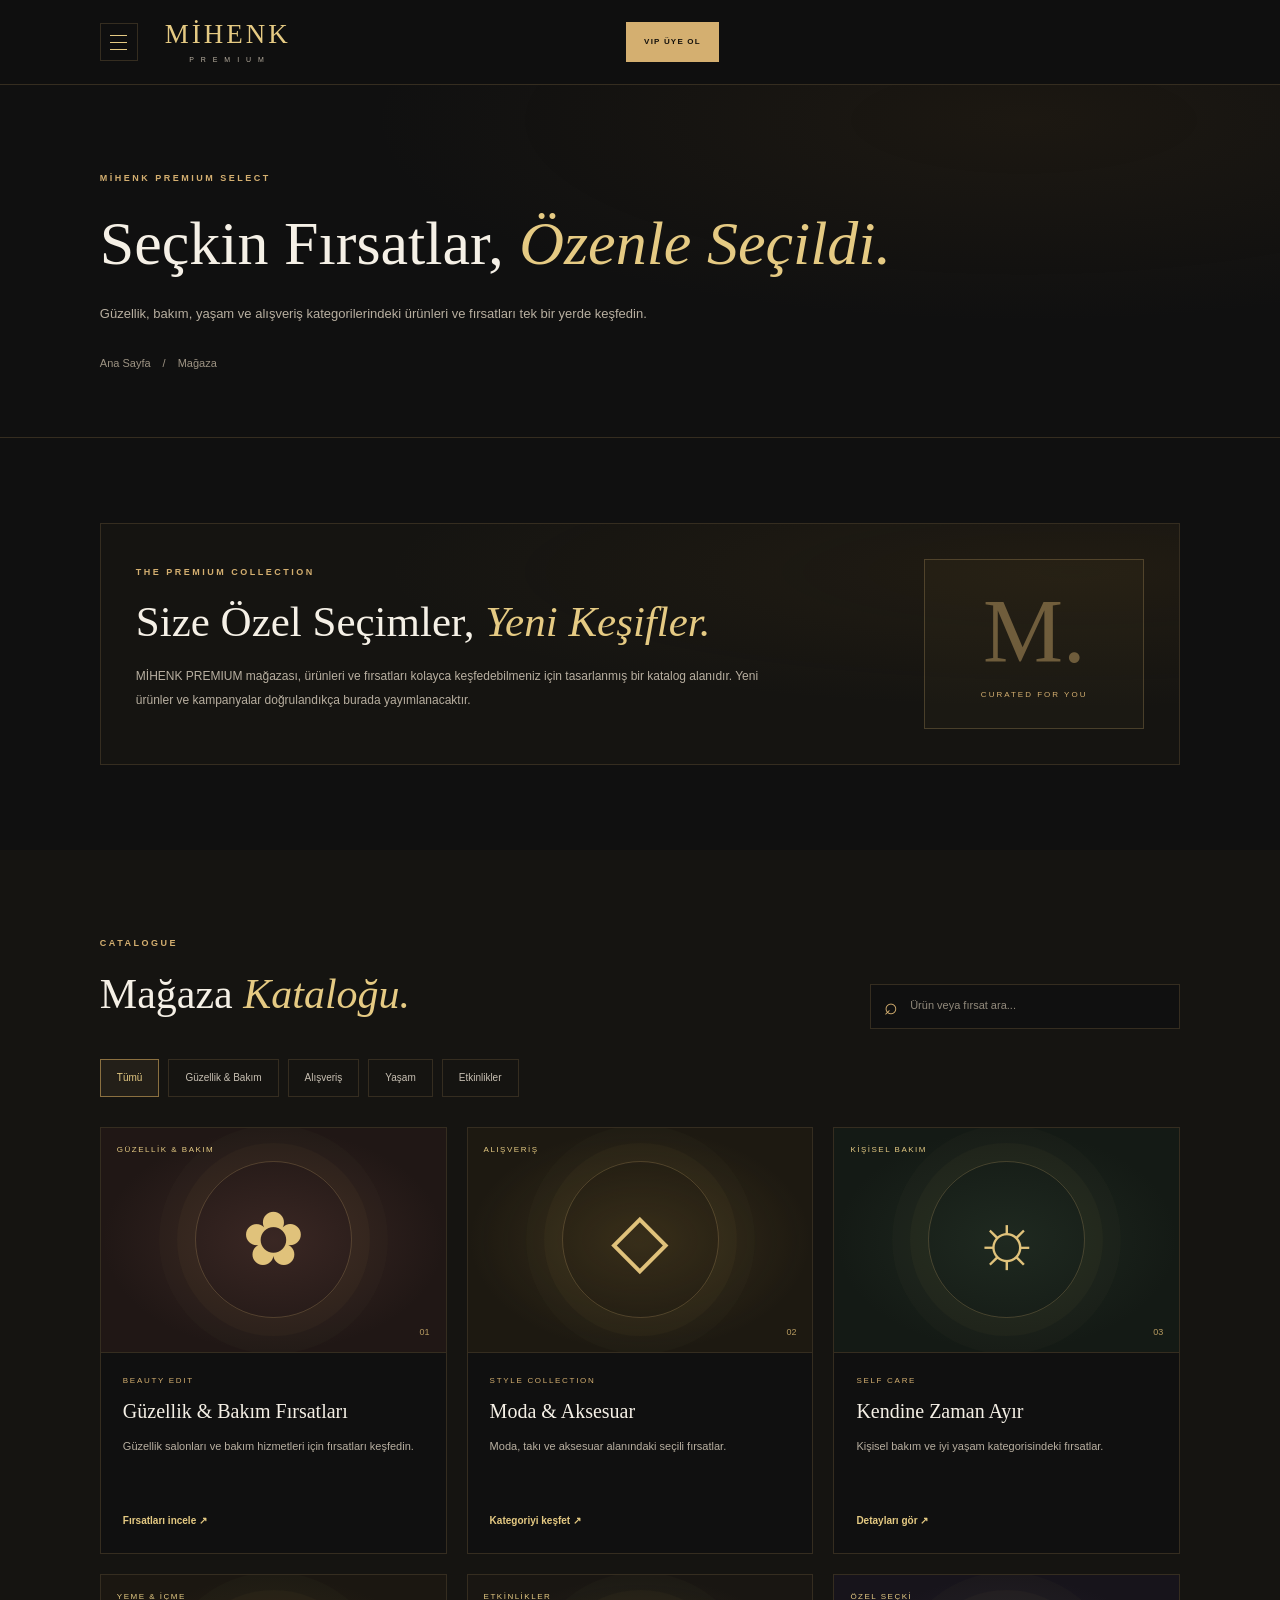
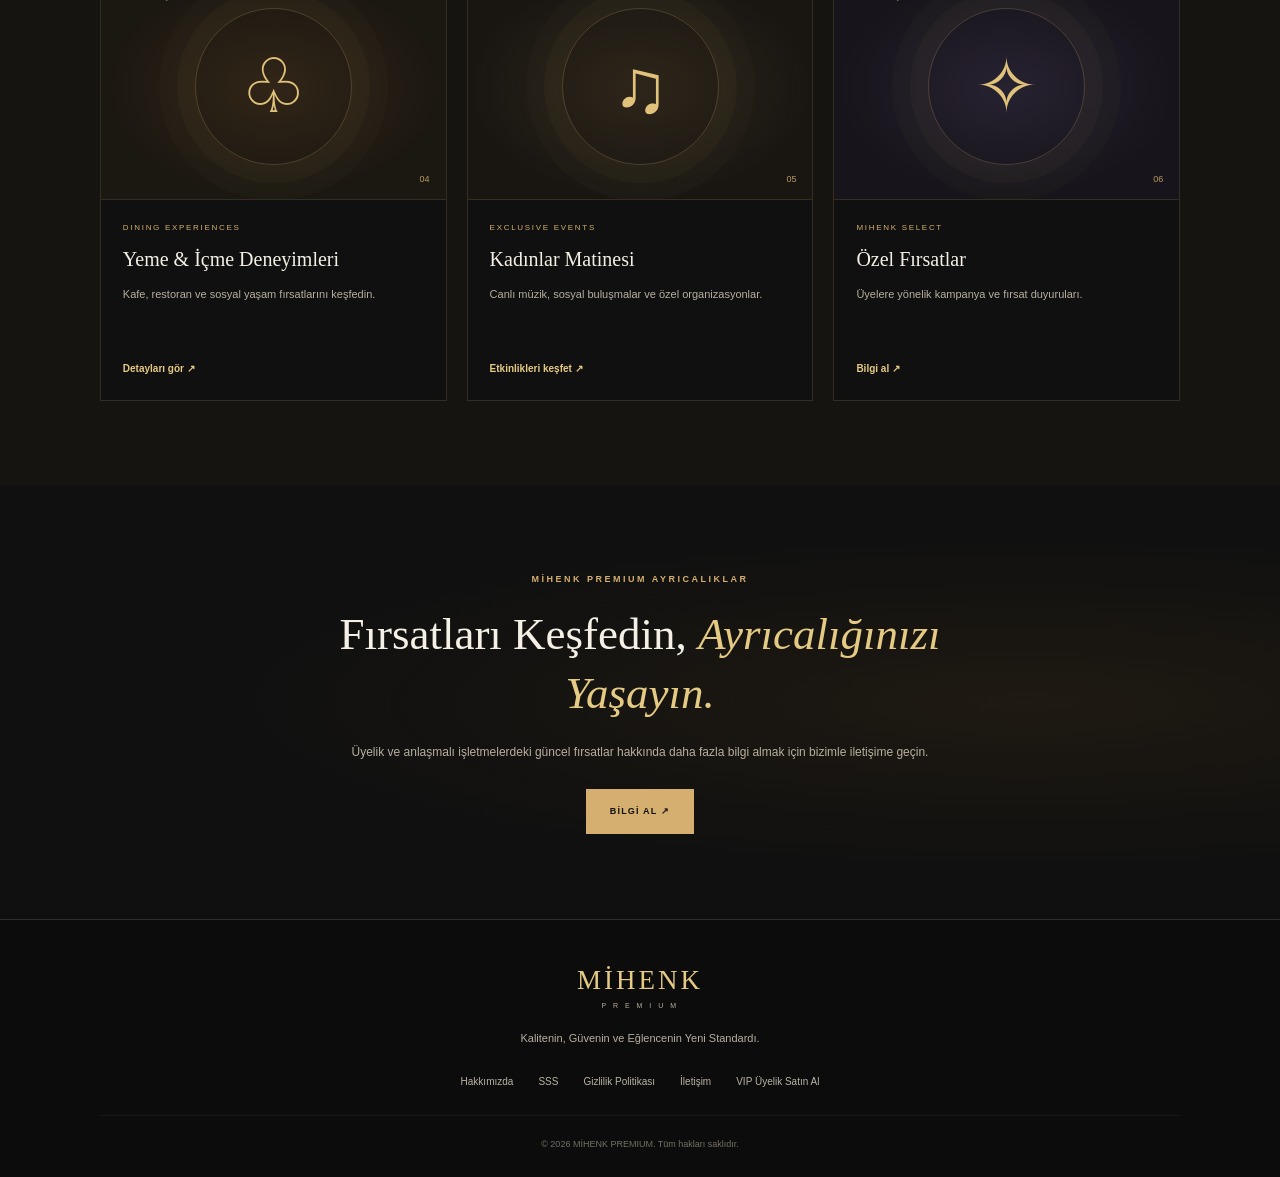
<file: magaza.html>
<!doctype html>
<html lang="tr">
  <head>
    <meta charset="UTF-8" />
    <meta name="viewport" content="width=device-width, initial-scale=1.0" />
    <meta name="theme-color" content="#101010" />
    <meta
      name="description"
      content="MİHENK PREMIUM VIP üyelik kartını ve üyelik ayrıcalıklarını keşfedin. Üyelik bilgileri ve satın alma işlemleri için resmî web sitemizi ziyaret edin."
    />
    <title>VIP Üyelik ve Kart | MİHENK PREMIUM İstanbul</title>

    <link rel="preconnect" href="https://fonts.googleapis.com" />
    <link rel="preconnect" href="https://fonts.gstatic.com" crossorigin />
    <link
      href="https://fonts.googleapis.com/css2?family=DM+Sans:wght@400;500;600;700&family=Playfair+Display:wght@400;500;600&display=swap"
      rel="stylesheet"
    />
    <link rel="stylesheet" href="style.css" />
  </head>

  <body>
    <header class="site-header">
      <button
        class="menu-toggle"
        id="menuToggle"
        aria-label="Menüyü aç"
        aria-expanded="false"
        aria-controls="mainNav"
        type="button"
      >
        <span></span><span></span><span></span>
      </button>

      <a class="logo" href="index.html">
        <span class="logo-main">MİHENK</span>
        <span class="logo-sub">P R E M I U M</span>
      </a>

      <nav class="main-nav" id="mainNav">
        <a href="index.html">Ana Sayfa</a>
        <a href="hakkimizda.html">Hakkımızda</a>
        <a href="anlasmali-noktalar.html">Anlaşmalı Noktalar</a>
        <a href="magaza.html" aria-current="page">Mağaza</a>
        <a href="etkinlikler.html">Etkinlikler</a>
        <a href="sss.html">SSS</a>
        <a href="iletisim.html">İletişim</a>
        <a href="gizlilik.html">Gizlilik Politikası</a>
      </nav>

      <a
        class="button button-gold header-cta"
        href="https://www.shopier.com/MIHENKPREMIUMVIP"
        target="_blank"
        rel="noopener noreferrer"
        >VIP ÜYE OL</a
      >
    </header>

    <main>
      <!-- PAGE HERO -->
      <section class="page-hero">
        <p class="eyebrow">MİHENK PREMIUM SELECT</p>
        <h1>Seçkin Fırsatlar, <span>Özenle Seçildi.</span></h1>
        <p>
          Güzellik, bakım, yaşam ve alışveriş kategorilerindeki ürünleri ve
          fırsatları tek bir yerde keşfedin.
        </p>

        <div class="breadcrumbs">
          <a href="index.html">Ana Sayfa</a>
          <span>/</span>
          <span>Mağaza</span>
        </div>
      </section>

      <!-- STORE INTRO -->
      <section class="section-pad">
        <div class="store-welcome">
          <div>
            <p class="eyebrow">THE PREMIUM COLLECTION</p>
            <h2>Size Özel Seçimler, <span>Yeni Keşifler.</span></h2>
            <p>
              MİHENK PREMIUM mağazası, ürünleri ve fırsatları kolayca
              keşfedebilmeniz için tasarlanmış bir katalog alanıdır. Yeni
              ürünler ve kampanyalar doğrulandıkça burada yayımlanacaktır.
            </p>
          </div>

          <div class="store-welcome-mark">
            <span>M.</span>
            <p>CURATED FOR YOU</p>
          </div>
        </div>
      </section>

      <!-- SEARCH AND FILTERS -->
      <section class="store-catalog section-pad" id="urunler">
        <div class="catalog-heading">
          <div>
            <p class="eyebrow">CATALOGUE</p>
            <h2>Mağaza <span>Kataloğu.</span></h2>
          </div>

          <label class="store-search">
            <span aria-hidden="true">⌕</span>
            <input
              type="search"
              id="productSearch"
              placeholder="Ürün veya fırsat ara..."
              aria-label="Ürün veya fırsat ara"
            />
          </label>
        </div>

        <div class="store-filters" role="group" aria-label="Ürün kategorileri">
          <button class="filter-button active" type="button" data-filter="all">
            Tümü
          </button>
          <button class="filter-button" type="button" data-filter="beauty">
            Güzellik & Bakım
          </button>
          <button class="filter-button" type="button" data-filter="shopping">
            Alışveriş
          </button>
          <button class="filter-button" type="button" data-filter="lifestyle">
            Yaşam
          </button>
          <button class="filter-button" type="button" data-filter="events">
            Etkinlikler
          </button>
        </div>

        <div class="catalog-grid" id="catalogGrid">
          <article
            class="catalog-card"
            data-category="beauty"
            data-search="güzellik bakım salon cilt"
          >
            <div class="catalog-image catalog-image-beauty">
              <span class="catalog-tag">GÜZELLİK & BAKIM</span>
              <span class="catalog-art">✿</span>
              <span class="catalog-number">01</span>
            </div>
            <div class="catalog-info">
              <p class="catalog-category">BEAUTY EDIT</p>
              <h3>Güzellik & Bakım Fırsatları</h3>
              <p>
                Güzellik salonları ve bakım hizmetleri için fırsatları keşfedin.
              </p>
              <a class="text-link" href="anlasmali-noktalar.html"
                >Fırsatları incele ↗</a
              >
            </div>
          </article>

          <article
            class="catalog-card"
            data-category="shopping"
            data-search="aksesuar moda takı alışveriş"
          >
            <div class="catalog-image catalog-image-shopping">
              <span class="catalog-tag">ALIŞVERİŞ</span>
              <span class="catalog-art">◇</span>
              <span class="catalog-number">02</span>
            </div>
            <div class="catalog-info">
              <p class="catalog-category">STYLE COLLECTION</p>
              <h3>Moda & Aksesuar</h3>
              <p>Moda, takı ve aksesuar alanındaki seçili fırsatlar.</p>
              <a class="text-link" href="anlasmali-noktalar.html"
                >Kategoriyi keşfet ↗</a
              >
            </div>
          </article>

          <article
            class="catalog-card"
            data-category="beauty"
            data-search="kişisel bakım wellness güzellik"
          >
            <div class="catalog-image catalog-image-wellness">
              <span class="catalog-tag">KİŞİSEL BAKIM</span>
              <span class="catalog-art">☼</span>
              <span class="catalog-number">03</span>
            </div>
            <div class="catalog-info">
              <p class="catalog-category">SELF CARE</p>
              <h3>Kendine Zaman Ayır</h3>
              <p>Kişisel bakım ve iyi yaşam kategorisindeki fırsatlar.</p>
              <a class="text-link" href="anlasmali-noktalar.html"
                >Detayları gör ↗</a
              >
            </div>
          </article>

          <article
            class="catalog-card"
            data-category="lifestyle"
            data-search="restoran kafe yemek içecek"
          >
            <div class="catalog-image catalog-image-dining">
              <span class="catalog-tag">YEME & İÇME</span>
              <span class="catalog-art">♧</span>
              <span class="catalog-number">04</span>
            </div>
            <div class="catalog-info">
              <p class="catalog-category">DINING EXPERIENCES</p>
              <h3>Yeme & İçme Deneyimleri</h3>
              <p>Kafe, restoran ve sosyal yaşam fırsatlarını keşfedin.</p>
              <a class="text-link" href="anlasmali-noktalar.html"
                >Detayları gör ↗</a
              >
            </div>
          </article>

          <article
            class="catalog-card"
            data-category="events"
            data-search="kadınlar matinesi canlı müzik etkinlik eğlence"
          >
            <div class="catalog-image catalog-image-events">
              <span class="catalog-tag">ETKİNLİKLER</span>
              <span class="catalog-art">♫</span>
              <span class="catalog-number">05</span>
            </div>
            <div class="catalog-info">
              <p class="catalog-category">EXCLUSIVE EVENTS</p>
              <h3>Kadınlar Matinesi</h3>
              <p>Canlı müzik, sosyal buluşmalar ve özel organizasyonlar.</p>
              <a class="text-link" href="etkinlikler.html"
                >Etkinlikleri keşfet ↗</a
              >
            </div>
          </article>

          <article
            class="catalog-card"
            data-category="lifestyle"
            data-search="özel deneyim sürpriz hediye kampanya"
          >
            <div class="catalog-image catalog-image-exclusive">
              <span class="catalog-tag">ÖZEL SEÇKİ</span>
              <span class="catalog-art">✧</span>
              <span class="catalog-number">06</span>
            </div>
            <div class="catalog-info">
              <p class="catalog-category">MIHENK SELECT</p>
              <h3>Özel Fırsatlar</h3>
              <p>Üyelere yönelik kampanya ve fırsat duyuruları.</p>
              <a class="text-link" href="iletisim.html">Bilgi al ↗</a>
            </div>
          </article>
        </div>

        <div class="catalog-empty" id="catalogEmpty" hidden>
          <span>⌕</span>
          <h3>Sonuç Bulunamadı</h3>
          <p>Aramanızı veya seçtiğiniz kategoriyi değiştirmeyi deneyin.</p>
          <button class="button button-outline" id="resetFilters" type="button">
            Filtreleri Temizle
          </button>
        </div>
      </section>

      <!-- MEMBER BENEFIT -->
      <section class="store-benefit section-pad">
        <div class="store-benefit-content">
          <p class="eyebrow">MİHENK PREMIUM AYRICALIKLAR</p>
          <h2>Fırsatları Keşfedin, <span>Ayrıcalığınızı Yaşayın.</span></h2>
          <p>
            Üyelik ve anlaşmalı işletmelerdeki güncel fırsatlar hakkında daha
            fazla bilgi almak için bizimle iletişime geçin.
          </p>
          <a class="button button-gold" href="iletisim.html">BİLGİ AL ↗</a>
        </div>
      </section>
    </main>

    <footer class="site-footer">
      <a class="logo" href="index.html">
        <span class="logo-main">MİHENK</span>
        <span class="logo-sub">P R E M I U M</span>
      </a>

      <p>Kalitenin, Güvenin ve Eğlencenin Yeni Standardı.</p>

      <div class="footer-links">
        <a href="hakkimizda.html">Hakkımızda</a>
        <a href="sss.html">SSS</a>
        <a href="gizlilik.html">Gizlilik Politikası</a>
        <a href="iletisim.html">İletişim</a>
        <a
          href="https://www.shopier.com/MIHENKPREMIUMVIP"
          target="_blank"
          rel="noopener noreferrer"
          >VIP Üyelik Satın Al</a
        >
      </div>

      <p class="copyright">© 2026 MİHENK PREMIUM. Tüm hakları saklıdır.</p>
    </footer>

    <script>
      const menuToggle = document.getElementById("menuToggle");
      const mainNav = document.getElementById("mainNav");

      menuToggle.addEventListener("click", () => {
        const isOpen = mainNav.classList.toggle("is-open");
        menuToggle.setAttribute("aria-expanded", String(isOpen));
        menuToggle.setAttribute(
          "aria-label",
          isOpen ? "Menüyü kapat" : "Menüyü aç",
        );
      });

      mainNav.querySelectorAll("a").forEach((link) => {
        link.addEventListener("click", () => {
          mainNav.classList.remove("is-open");
          menuToggle.setAttribute("aria-expanded", "false");
          menuToggle.setAttribute("aria-label", "Menüyü aç");
        });
      });

      document.addEventListener("click", (event) => {
        if (
          !mainNav.contains(event.target) &&
          !menuToggle.contains(event.target)
        ) {
          mainNav.classList.remove("is-open");
          menuToggle.setAttribute("aria-expanded", "false");
          menuToggle.setAttribute("aria-label", "Menüyü aç");
        }
      });

      document.addEventListener("keydown", (event) => {
        if (event.key === "Escape") {
          mainNav.classList.remove("is-open");
          menuToggle.setAttribute("aria-expanded", "false");
          menuToggle.setAttribute("aria-label", "Menüyü aç");
          menuToggle.focus();
        }
      });

      const searchInput = document.getElementById("productSearch");
      const filterButtons = document.querySelectorAll(".filter-button");
      const catalogCards = document.querySelectorAll(".catalog-card");
      const catalogEmpty = document.getElementById("catalogEmpty");
      const resetFilters = document.getElementById("resetFilters");

      let activeFilter = "all";

      function filterCatalog() {
        const searchTerm = searchInput.value.trim().toLocaleLowerCase("tr-TR");
        let visibleCount = 0;

        catalogCards.forEach((card) => {
          const category = card.dataset.category;
          const searchableText = (
            card.dataset.search +
            " " +
            card.innerText
          ).toLocaleLowerCase("tr-TR");

          const matchesCategory =
            activeFilter === "all" || category === activeFilter;

          const matchesSearch = searchableText.includes(searchTerm);
          const visible = matchesCategory && matchesSearch;

          card.hidden = !visible;

          if (visible) visibleCount++;
        });

        catalogEmpty.hidden = visibleCount !== 0;
      }

      filterButtons.forEach((button) => {
        button.addEventListener("click", () => {
          activeFilter = button.dataset.filter;

          filterButtons.forEach((item) => {
            const isActive = item === button;
            item.classList.toggle("active", isActive);
            item.setAttribute("aria-pressed", String(isActive));
          });

          filterCatalog();
        });
      });

      searchInput.addEventListener("input", filterCatalog);

      resetFilters.addEventListener("click", () => {
        activeFilter = "all";
        searchInput.value = "";

        filterButtons.forEach((button) => {
          const isActive = button.dataset.filter === "all";
          button.classList.toggle("active", isActive);
          button.setAttribute("aria-pressed", String(isActive));
        });

        filterCatalog();
      });

      filterButtons.forEach((button) => {
        button.setAttribute(
          "aria-pressed",
          String(button.dataset.filter === "all"),
        );
      });
    </script>
  </body>
</html>
</file>
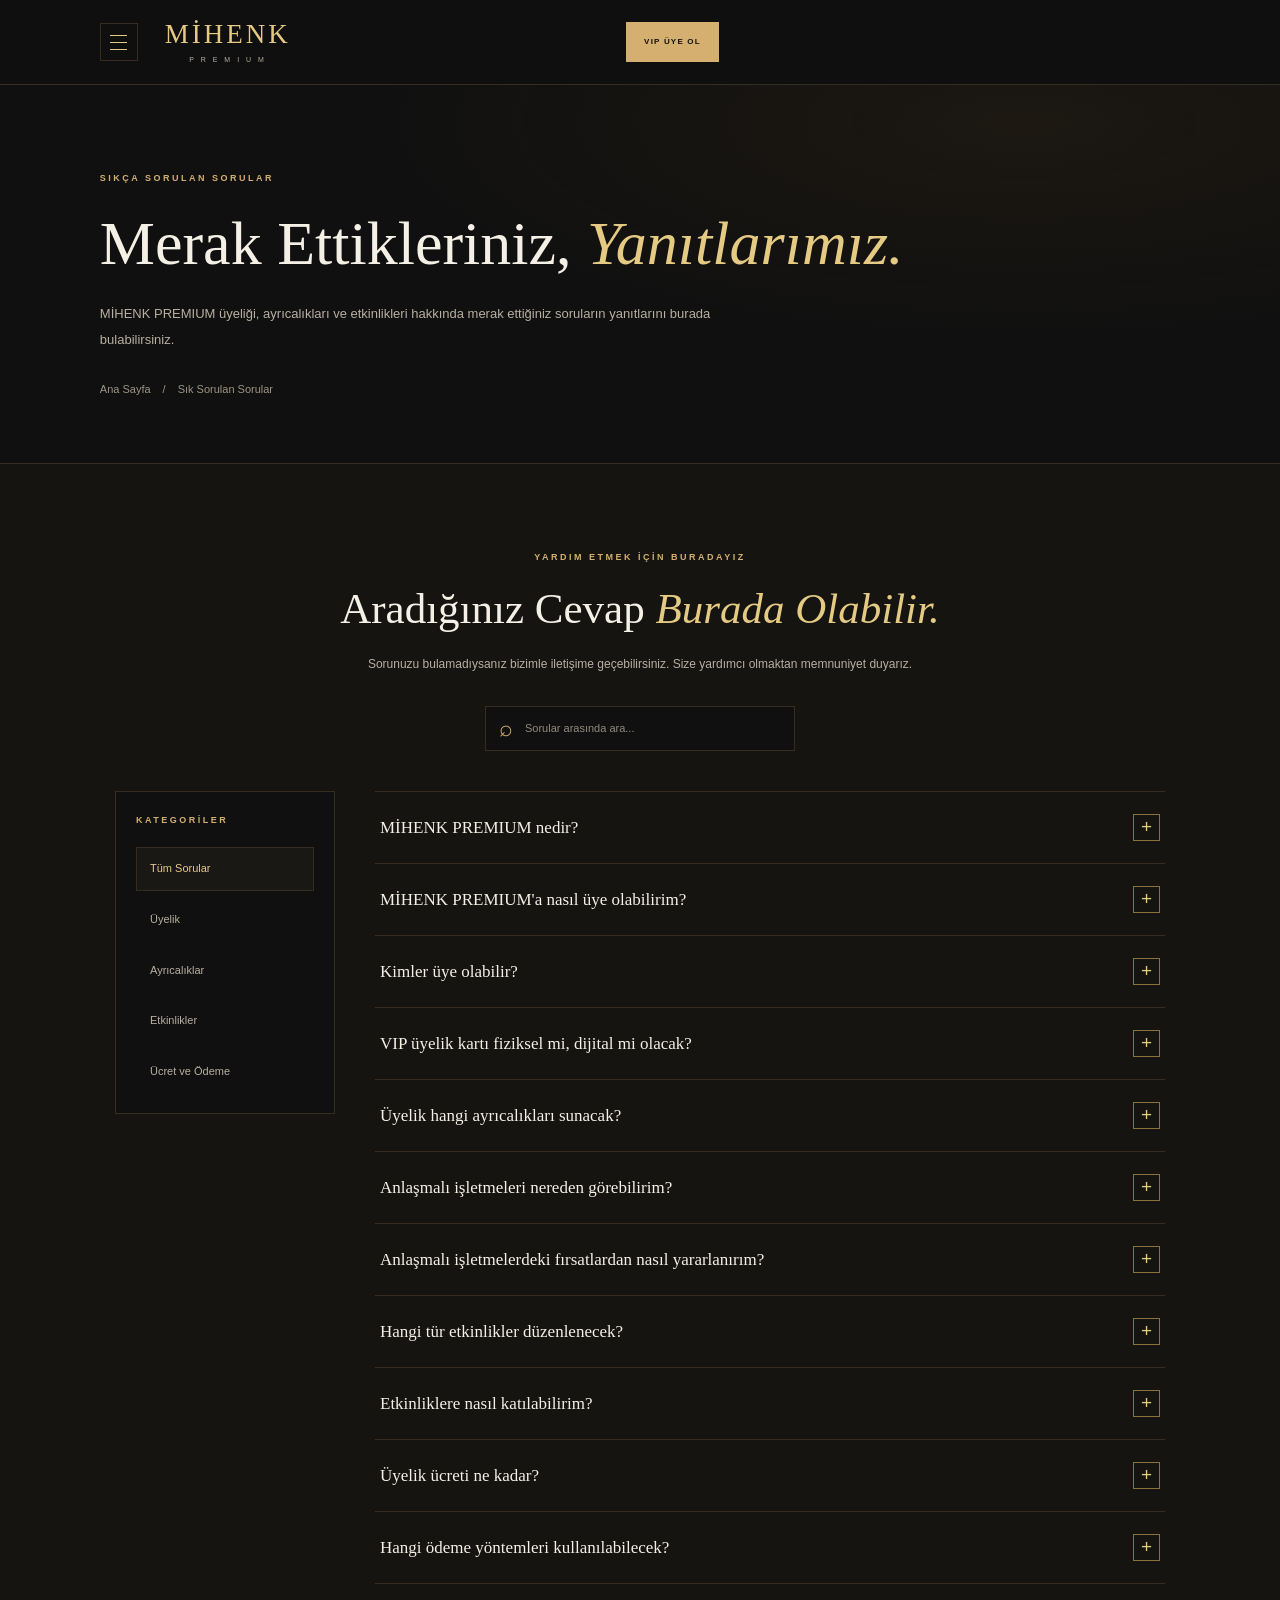
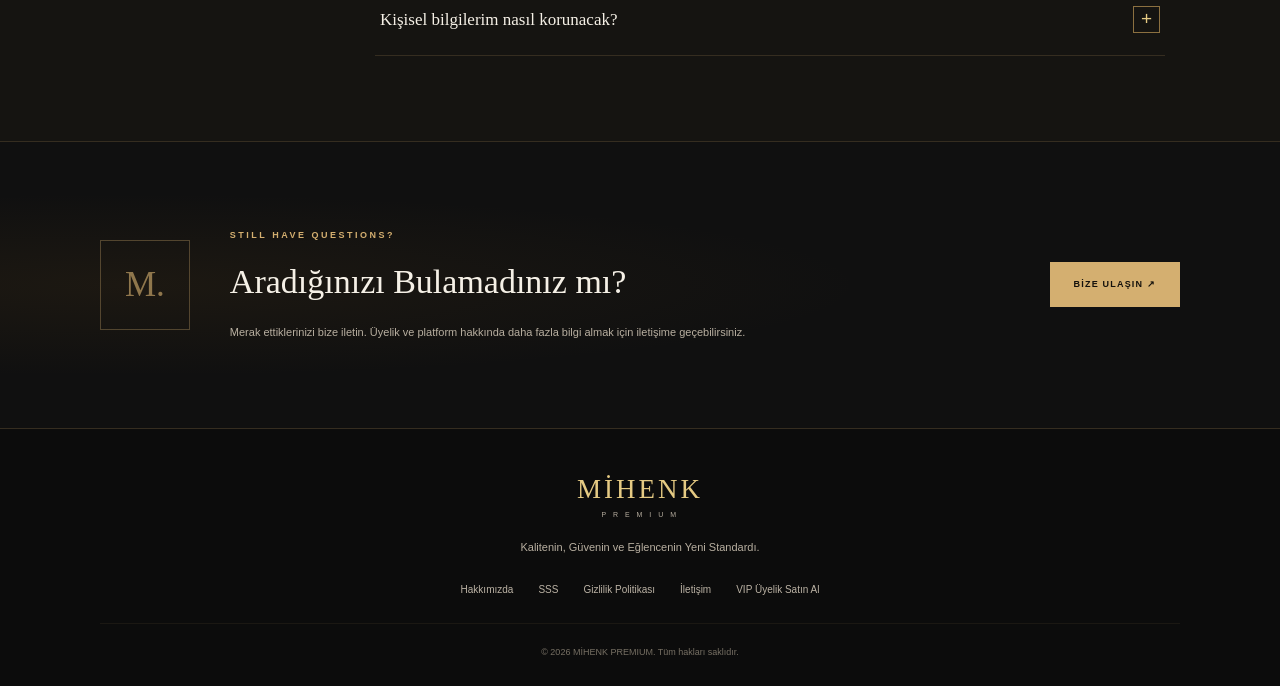
<file: sss.html>
<!doctype html>
<html lang="tr">
  <head>
    <meta charset="UTF-8" />
    <meta name="viewport" content="width=device-width, initial-scale=1.0" />
    <meta name="theme-color" content="#101010" />
    <meta
      name="description"
      content="MİHENK PREMIUM üyeliği, dijital VIP kart, anlaşmalı işletme ayrıcalıkları ve etkinlikler hakkında sık sorulan soruların yanıtlarını inceleyin."
    />
    <title>Sıkça Sorulan Sorular | MİHENK PREMIUM</title>

    <link rel="preconnect" href="https://fonts.googleapis.com" />
    <link rel="preconnect" href="https://fonts.gstatic.com" crossorigin />
    <link
      href="https://fonts.googleapis.com/css2?family=DM+Sans:wght@400;500;600;700&family=Playfair+Display:wght@400;500;600&display=swap"
      rel="stylesheet"
    />
    <link rel="stylesheet" href="style.css" />
  </head>

  <body>
    <header class="site-header">
      <button
        class="menu-toggle"
        id="menuToggle"
        aria-label="Menüyü aç"
        aria-expanded="false"
        aria-controls="mainNav"
        type="button"
      >
        <span></span><span></span><span></span>
      </button>

      <a class="logo" href="index.html">
        <span class="logo-main">MİHENK</span>
        <span class="logo-sub">P R E M I U M</span>
      </a>

      <nav class="main-nav" id="mainNav">
        <a href="index.html">Ana Sayfa</a>
        <a href="hakkimizda.html">Hakkımızda</a>
        <a href="anlasmali-noktalar.html">Anlaşmalı Noktalar</a>
        <a href="magaza.html">Mağaza</a>
        <a href="etkinlikler.html">Etkinlikler</a>
        <a href="sss.html" aria-current="page">SSS</a>
        <a href="iletisim.html">İletişim</a>
        <a href="gizlilik.html">Gizlilik Politikası</a>
      </nav>

      <a
        class="button button-gold header-cta"
        href="https://www.shopier.com/MIHENKPREMIUMVIP"
        target="_blank"
        rel="noopener noreferrer"
        >VIP ÜYE OL</a
      >
    </header>

    <main>
      <!-- PAGE HERO -->
      <section class="page-hero">
        <p class="eyebrow">SIKÇA SORULAN SORULAR</p>
        <h1>Merak Ettikleriniz, <span>Yanıtlarımız.</span></h1>
        <p>
          MİHENK PREMIUM üyeliği, ayrıcalıkları ve etkinlikleri hakkında merak
          ettiğiniz soruların yanıtlarını burada bulabilirsiniz.
        </p>

        <div class="breadcrumbs">
          <a href="index.html">Ana Sayfa</a>
          <span>/</span>
          <span>Sık Sorulan Sorular</span>
        </div>
      </section>

      <!-- FAQ CONTENT -->
      <section class="faq-page section-pad">
        <div class="faq-intro">
          <p class="eyebrow">YARDIM ETMEK İÇİN BURADAYIZ</p>
          <h2>Aradığınız Cevap <span>Burada Olabilir.</span></h2>
          <p>
            Sorunuzu bulamadıysanız bizimle iletişime geçebilirsiniz. Size
            yardımcı olmaktan memnuniyet duyarız.
          </p>
        </div>

        <label class="faq-search">
          <span aria-hidden="true">⌕</span>
          <input
            type="search"
            id="faqSearch"
            placeholder="Sorular arasında ara..."
            aria-label="Sık sorulan sorular arasında ara"
          />
        </label>

        <div class="faq-layout">
          <aside class="faq-sidebar">
            <p class="eyebrow">KATEGORİLER</p>
            <button
              class="faq-category active"
              type="button"
              data-category="all"
              aria-pressed="true"
            >
              Tüm Sorular
            </button>
            <button
              class="faq-category"
              type="button"
              data-category="membership"
              aria-pressed="false"
            >
              Üyelik
            </button>
            <button
              class="faq-category"
              type="button"
              data-category="privileges"
              aria-pressed="false"
            >
              Ayrıcalıklar
            </button>
            <button
              class="faq-category"
              type="button"
              data-category="events"
              aria-pressed="false"
            >
              Etkinlikler
            </button>
            <button
              class="faq-category"
              type="button"
              data-category="payment"
              aria-pressed="false"
            >
              Ücret ve Ödeme
            </button>
          </aside>

          <div class="faq-list" id="faqList">
            <article
              class="faq-item"
              data-category="membership"
              data-search="mihenk premium nedir marka üyelik kadınlar ayrıcalık"
            >
              <button class="faq-question" type="button" aria-expanded="false">
                <span>MİHENK PREMIUM nedir?</span>
                <span class="faq-plus" aria-hidden="true">+</span>
              </button>
              <div class="faq-answer" hidden>
                <p>
                  MİHENK PREMIUM; kadınlara yönelik sosyal deneyimleri,
                  anlaşmalı işletme fırsatlarını ve özel etkinlikleri bir araya
                  getirmeyi amaçlayan bir üyelik ve ayrıcalık platformudur.
                </p>
              </div>
            </article>

            <article
              class="faq-item"
              data-category="membership"
              data-search="nasıl üye olabilirim başvuru vip kart iletişim"
            >
              <button class="faq-question" type="button" aria-expanded="false">
                <span>MİHENK PREMIUM'a nasıl üye olabilirim?</span>
                <span class="faq-plus" aria-hidden="true">+</span>
              </button>
              <div class="faq-answer" hidden>
                <p>
                  Üyelik hakkında bilgi almak ve başvuru sürecini öğrenmek için
                  <a
                    href="https://www.shopier.com/MIHENKPREMIUMVIP"
                    target="_blank"
                    rel="noopener noreferrer"
                    >Satın Al</a
                  >
                  sayfamız üzerinden bilgi alabilirsiniz.
                </p>
              </div>
            </article>

            <article
              class="faq-item"
              data-category="membership"
              data-search="kimler üye olabilir kadın kadınlara özel yaş sınırı"
            >
              <button class="faq-question" type="button" aria-expanded="false">
                <span>Kimler üye olabilir?</span>
                <span class="faq-plus" aria-hidden="true">+</span>
              </button>
              <div class="faq-answer" hidden>
                <p>
                  Üyelik için geçerli olacak yaş, başvuru ve katılım koşulları
                  kesinleştirildiğinde bu sayfada ve başvuru sürecinde
                  açıklanacaktır.
                </p>
              </div>
            </article>

            <article
              class="faq-item"
              data-category="membership"
              data-search="üyelik kartı dijital fiziksel vip kart"
            >
              <button class="faq-question" type="button" aria-expanded="false">
                <span>VIP üyelik kartı fiziksel mi, dijital mi olacak?</span>
                <span class="faq-plus" aria-hidden="true">+</span>
              </button>
              <div class="faq-answer" hidden>
                <p>
                  MİHENK PREMIUM üyelik kartı dijital olarak sunulacaktır.
                  Üyeliği onaylanan her üyeye özel bir dijital VIP kart
                  oluşturulacak ve kart telefon üzerinden kolayca
                  görüntülenebilecektir.
                </p>
              </div>
            </article>

            <article
              class="faq-item"
              data-category="privileges"
              data-search="ayrıcalıklar indirim fırsat anlaşmalı işletme avantaj"
            >
              <button class="faq-question" type="button" aria-expanded="false">
                <span>Üyelik hangi ayrıcalıkları sunacak?</span>
                <span class="faq-plus" aria-hidden="true">+</span>
              </button>
              <div class="faq-answer" hidden>
                <p>
                  Hedeflenen ayrıcalıklar arasında anlaşmalı işletmelerdeki
                  fırsatlar, belirli hizmetlerdeki avantajlar ve özel
                  etkinliklere ilişkin duyurular yer alabilir. Her işletmenin
                  sunduğu avantaj ve koşullar ayrıca belirtilecektir.
                </p>
              </div>
            </article>

            <article
              class="faq-item"
              data-category="privileges"
              data-search="anlaşmalı noktalar işletmeler nerede liste mekan"
            >
              <button class="faq-question" type="button" aria-expanded="false">
                <span>Anlaşmalı işletmeleri nereden görebilirim?</span>
                <span class="faq-plus" aria-hidden="true">+</span>
              </button>
              <div class="faq-answer" hidden>
                <p>
                  Güncel işletme ve kategori bilgilerini
                  <a href="anlasmali-noktalar.html">Anlaşmalı Noktalar</a>
                  sayfamızdan inceleyebilirsiniz. Yeni iş ortaklıkları
                  kesinleştikçe liste güncellenecektir.
                </p>
              </div>
            </article>

            <article
              class="faq-item"
              data-category="privileges"
              data-search="indirim nasıl kullanılır kart gösterme rezervasyon koşullar"
            >
              <button class="faq-question" type="button" aria-expanded="false">
                <span
                  >Anlaşmalı işletmelerdeki fırsatlardan nasıl
                  yararlanırım?</span
                >
                <span class="faq-plus" aria-hidden="true">+</span>
              </button>
              <div class="faq-answer" hidden>
                <p>
                  Her işletmenin kullanım koşulları farklı olabilir. İlgili
                  işletmenin sayfasında açıklanan şartları kontrol etmeniz ve
                  gerekirse ziyaret öncesinde işletmeyle iletişime geçmeniz
                  gerekir.
                </p>
              </div>
            </article>

            <article
              class="faq-item"
              data-category="events"
              data-search="etkinlik kadınlar matinesi konser canlı müzik"
            >
              <button class="faq-question" type="button" aria-expanded="false">
                <span>Hangi tür etkinlikler düzenlenecek?</span>
                <span class="faq-plus" aria-hidden="true">+</span>
              </button>
              <div class="faq-answer" hidden>
                <p>
                  Planlanan etkinlik kategorileri arasında kadınlar matinesi,
                  müzik ve eğlence organizasyonları, sosyal buluşmalar ve özel
                  deneyimler bulunabilir. Kesinleşen etkinlikler
                  <a href="etkinlikler.html">Etkinlikler</a> sayfasında
                  duyurulacaktır.
                </p>
              </div>
            </article>

            <article
              class="faq-item"
              data-category="events"
              data-search="etkinlik rezervasyon katılım bilet kayıt"
            >
              <button class="faq-question" type="button" aria-expanded="false">
                <span>Etkinliklere nasıl katılabilirim?</span>
                <span class="faq-plus" aria-hidden="true">+</span>
              </button>
              <div class="faq-answer" hidden>
                <p>
                  <p>
  Etkinliklere katılmak için üyeliğiniz onaylandıktan sonra
  size özel oluşturulan dijital VIP kartınızı kullanabilirsiniz.
  Etkinliklerde katılım ve rezervasyon koşulları organizasyona
  göre değişebilir. Etkinlik detayları ve katılım bilgileri
  web sitemiz üzerinden duyurulacaktır.
</p>
                </p>
              </div>
            </article>

            <article
              class="faq-item"
              data-category="payment"
              data-search="üyelik ücreti "
            >
              <button class="faq-question" type="button" aria-expanded="false">
                <span>Üyelik ücreti ne kadar?</span>
                <span class="faq-plus" aria-hidden="true">+</span>
              </button>
              <div class="faq-answer" hidden>
                <p>
                  Üyelik ücretini
                  <a
                    href="https://www.shopier.com/MIHENKPREMIUMVIP"
                    target="_blank"
                    rel="noopener noreferrer"
                    >Satın Al</a
                  >
                  sayfamız üzerinden öğrenebilirsiniz.
                </p>
              </div>
            </article>

            <article
              class="faq-item"
              data-category="payment"
              data-search="ödeme yöntemi kredi kartı havale nakit"
            >
              <button class="faq-question" type="button" aria-expanded="false">
                <span>Hangi ödeme yöntemleri kullanılabilecek?</span>
                <span class="faq-plus" aria-hidden="true">+</span>
              </button>
              <div class="faq-answer" hidden>
                <p>Ödemeler banka ve kredi kartlarıyla gerçekleştirilebilir.</p>
              </div>
            </article>

            <article
              class="faq-item"
              data-category="membership"
              data-search="kişisel veriler gizlilik iletişim bilgilerim"
            >
              <button class="faq-question" type="button" aria-expanded="false">
                <span>Kişisel bilgilerim nasıl korunacak?</span>
                <span class="faq-plus" aria-hidden="true">+</span>
              </button>
              <div class="faq-answer" hidden>
                <p>
                  Kişisel verileriniz, üyelik işlemlerinin yürütülmesi ve MİHENK
                  PREMIUM hizmetlerinin sunulması amacıyla işlenir.
                  Verilerinizin korunması için gerekli teknik ve idari güvenlik
                  önlemleri uygulanır. Kişisel verilerinizin işlenmesine ilişkin
                  detaylı bilgiye
                  <a href="gizlilik.html"
                    >Gizlilik ve Kişisel Verilerin Korunması</a
                  >
                  sayfamızdan ulaşabilirsiniz.
                </p>
              </div>
            </article>
          </div>
        </div>

        <div class="faq-no-results" id="faqNoResults" hidden>
          <span>⌕</span>
          <h3>Aradığınız soru bulunamadı.</h3>
          <p>
            Farklı bir kelime deneyebilir veya tüm soruları
            görüntüleyebilirsiniz.
          </p>
          <button class="button button-outline" id="faqReset" type="button">
            Tüm Soruları Göster
          </button>
        </div>
      </section>

      <!-- CONTACT CTA -->
      <section class="faq-contact section-pad">
        <div class="faq-contact-symbol">M.</div>
        <div class="faq-contact-copy">
          <p class="eyebrow">STILL HAVE QUESTIONS?</p>
          <h2>Aradığınızı Bulamadınız mı?</h2>
          <p>
            Merak ettiklerinizi bize iletin. Üyelik ve platform hakkında daha
            fazla bilgi almak için iletişime geçebilirsiniz.
          </p>
        </div>
        <a class="button button-gold" href="iletisim.html">BİZE ULAŞIN ↗</a>
      </section>
    </main>

    <footer class="site-footer">
      <a class="logo" href="index.html">
        <span class="logo-main">MİHENK</span>
        <span class="logo-sub">P R E M I U M</span>
      </a>

      <p>Kalitenin, Güvenin ve Eğlencenin Yeni Standardı.</p>

      <div class="footer-links">
  <a href="hakkimizda.html">Hakkımızda</a>
  <a href="sss.html">SSS</a>
  <a href="gizlilik.html">Gizlilik Politikası</a>
  <a href="iletisim.html">İletişim</a>
  <a href="https://www.shopier.com/MIHENKPREMIUMVIP"
     target="_blank"
     rel="noopener noreferrer">VIP Üyelik Satın Al</a>
</div>

      <p class="copyright">© 2026 MİHENK PREMIUM. Tüm hakları saklıdır.</p>
    </footer>

    <script>
      const menuToggle = document.getElementById("menuToggle");
      const mainNav = document.getElementById("mainNav");

      menuToggle.addEventListener("click", () => {
        const isOpen = mainNav.classList.toggle("is-open");
        menuToggle.setAttribute("aria-expanded", String(isOpen));
        menuToggle.setAttribute(
          "aria-label",
          isOpen ? "Menüyü kapat" : "Menüyü aç",
        );
      });

      mainNav.querySelectorAll("a").forEach((link) => {
        link.addEventListener("click", () => {
          mainNav.classList.remove("is-open");
          menuToggle.setAttribute("aria-expanded", "false");
          menuToggle.setAttribute("aria-label", "Menüyü aç");
        });
      });

      document.addEventListener("click", (event) => {
        if (
          !mainNav.contains(event.target) &&
          !menuToggle.contains(event.target)
        ) {
          mainNav.classList.remove("is-open");
          menuToggle.setAttribute("aria-expanded", "false");
          menuToggle.setAttribute("aria-label", "Menüyü aç");
        }
      });

      document.addEventListener("keydown", (event) => {
        if (event.key === "Escape") {
          mainNav.classList.remove("is-open");
          menuToggle.setAttribute("aria-expanded", "false");
          menuToggle.setAttribute("aria-label", "Menüyü aç");
          menuToggle.focus();
        }
      });

      const faqSearch = document.getElementById("faqSearch");
      const faqItems = document.querySelectorAll(".faq-item");
      const faqCategories = document.querySelectorAll(".faq-category");
      const faqNoResults = document.getElementById("faqNoResults");
      const faqReset = document.getElementById("faqReset");

      let activeFaqCategory = "all";

      function filterFaqs() {
        const searchTerm = faqSearch.value.trim().toLocaleLowerCase("tr-TR");
        let visibleCount = 0;

        faqItems.forEach((item) => {
          const matchesCategory =
            activeFaqCategory === "all" ||
            item.dataset.category === activeFaqCategory;

          const searchableText = (
            item.dataset.search +
            " " +
            item.innerText
          ).toLocaleLowerCase("tr-TR");

          const matchesSearch = searchableText.includes(searchTerm);
          const visible = matchesCategory && matchesSearch;

          item.hidden = !visible;

          if (visible) {
            visibleCount++;
          }
        });

        faqNoResults.hidden = visibleCount !== 0;
      }

      faqCategories.forEach((button) => {
        button.addEventListener("click", () => {
          activeFaqCategory = button.dataset.category;

          faqCategories.forEach((item) => {
            const isActive = item === button;
            item.classList.toggle("active", isActive);
            item.setAttribute("aria-pressed", String(isActive));
          });

          filterFaqs();
        });
      });

      faqSearch.addEventListener("input", filterFaqs);

      faqItems.forEach((item) => {
        const question = item.querySelector(".faq-question");
        const answer = item.querySelector(".faq-answer");

        question.addEventListener("click", () => {
          const isExpanded = question.getAttribute("aria-expanded") === "true";

          question.setAttribute("aria-expanded", String(!isExpanded));
          answer.hidden = isExpanded;
          item.classList.toggle("is-open", !isExpanded);
        });
      });

      faqReset.addEventListener("click", () => {
        activeFaqCategory = "all";
        faqSearch.value = "";

        faqCategories.forEach((button) => {
          const isActive = button.dataset.category === "all";
          button.classList.toggle("active", isActive);
          button.setAttribute("aria-pressed", String(isActive));
        });

        filterFaqs();
      });
    </script>
  </body>
</html>
</file>
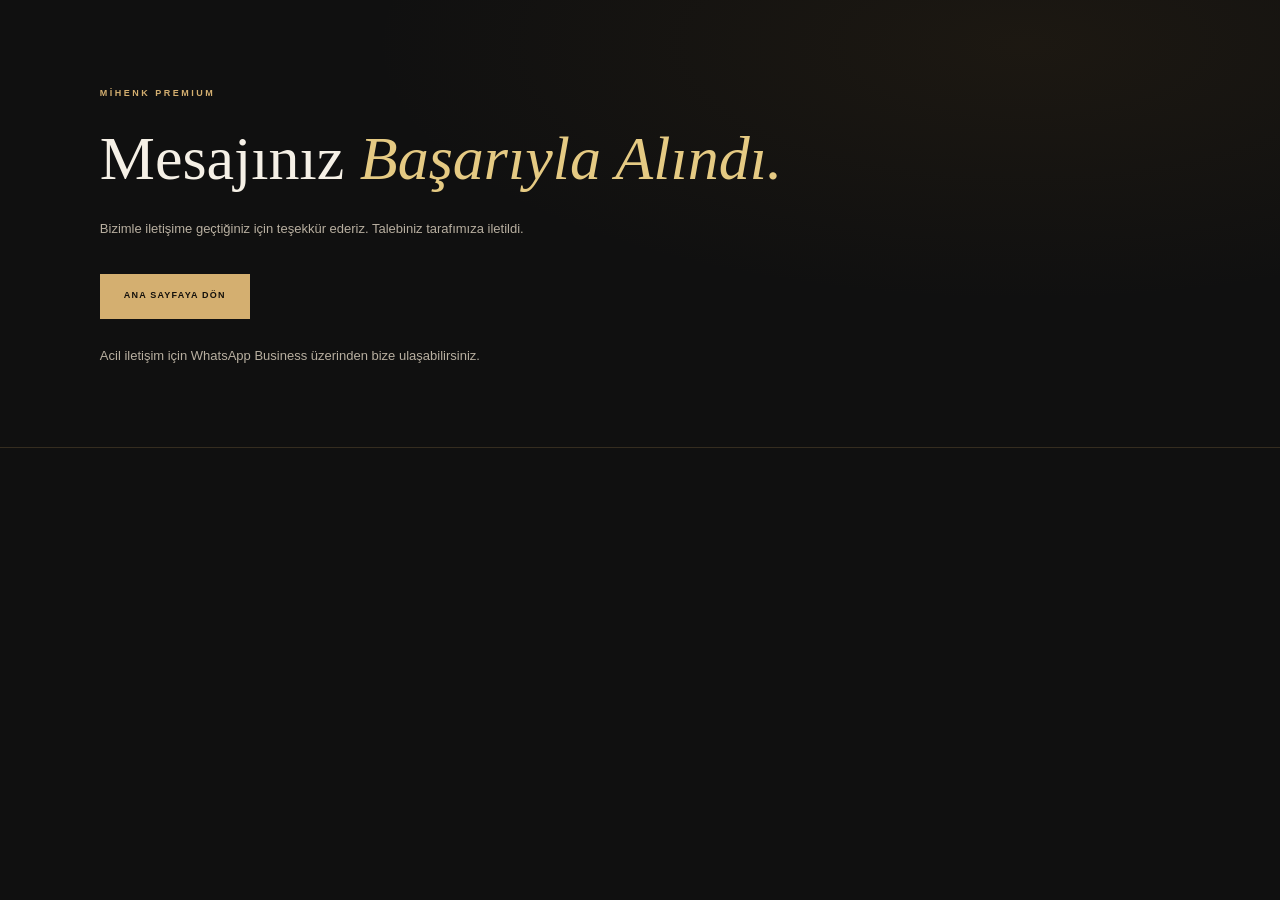
<file: tesekkurler.html>
<!doctype html>
<html lang="tr">
  <head>
    <meta charset="UTF-8" />
    <meta name="viewport" content="width=device-width, initial-scale=1.0" />
    <meta name="theme-color" content="#101010" />
    <meta name="robots" content="noindex, nofollow" />
    <title>Mesajınız Alındı | MİHENK PREMIUM</title>

    <link rel="preconnect" href="https://fonts.googleapis.com" />
    <link rel="preconnect" href="https://fonts.gstatic.com" crossorigin />
    <link
      href="https://fonts.googleapis.com/css2?family=DM+Sans:wght@400;500;600;700&family=Playfair+Display:wght@400;500;600&display=swap"
      rel="stylesheet"
    />

    <link rel="stylesheet" href="style.css" />
  </head>

  <body>
    <main class="page-hero">
      <p class="eyebrow">MİHENK PREMIUM</p>

      <h1>Mesajınız <span>Başarıyla Alındı.</span></h1>

      <p>
        Bizimle iletişime geçtiğiniz için teşekkür ederiz. Talebiniz tarafımıza
        iletildi.
      </p>

      <div style="margin-top: 32px">
        <a class="button button-gold" href="index.html"> ANA SAYFAYA DÖN </a>
      </div>

      <p style="margin-top: 24px">
        Acil iletişim için
        <a
          href="https://wa.me/905518771282"
          target="_blank"
          rel="noopener noreferrer"
        >
          WhatsApp Business
        </a>
        üzerinden bize ulaşabilirsiniz.
      </p>
    </main>
  </body>
</html>
</file>
<file: style.css>
/* =========================================================
   MİHENK PREMIUM
   COMPLETE STYLE.CSS
   ========================================================= */

/* 1. VARIABLES */

:root {
  --bg: #101010;
  --bg-soft: #151411;
  --bg-card: #1a1814;
  --gold: #d4af70;
  --gold-light: #e5ca83;
  --gold-dark: #8b7040;
  --text: #f5f0e6;
  --muted: #b8afa0;
  --border: #352d20;
  --heading: Georgia, "Times New Roman", serif;
--body: Arial, Helvetica, sans-serif;
  --page-padding: 7.8%;
  --transition: 0.25s ease;
}

/* 2. RESET */

* {
  box-sizing: border-box;
}

html {
  scroll-behavior: smooth;
  scroll-padding-top: 100px;
}

body {
  margin: 0;
  background: var(--bg);
  color: var(--text);
  font-family: var(--body);
  font-size: 14px;
  line-height: 1.6;
  -webkit-font-smoothing: antialiased;
}

h1,
h2,
h3,
h4,
p {
  overflow-wrap: break-word;
}

a {
  color: inherit;
  text-decoration: none;
}

img,
svg {
  display: block;
  max-width: 100%;
}

button,
input,
select,
textarea {
  font: inherit;
}

button {
  color: inherit;
}

[hidden] {
  display: none !important;
}

::selection {
  background: var(--gold);
  color: #101010;
}

:focus-visible {
  outline: 2px solid var(--gold-light);
  outline-offset: 4px;
}

/* 3. COMMON ELEMENTS */

.eyebrow {
  margin: 0;
  color: var(--gold);
  font-size: 9px;
  font-weight: 600;
  letter-spacing: 2.5px;
  line-height: 1.8;
  text-transform: uppercase;
}

.section-pad {
  padding: 85px var(--page-padding);
}

.section-heading {
  max-width: 700px;
  margin: 0 auto 35px;
  text-align: center;
}

.section-heading h2 {
  margin: 14px 0;
  font-family: var(--heading);
  font-size: clamp(31px, 4vw, 44px);
  font-weight: 400;
  line-height: 1.35;
}

.section-heading h2 span,
.split-content h2 span,
.page-hero h1 span,
.about-page-copy h2 span,
.about-experience-heading h2 span,
.store-welcome h2 span,
.store-benefit-content h2 span,
.event-featured-copy h2 span,
.events-cta h2 span,
.contact-intro h2 span,
.contact-form-heading h2 span,
.contact-partner-cta h2 span,
.faq-intro h2 span,
.cta-section h2 span,
.home-cta h2 span,
.faq-contact-copy h2 span {
  color: var(--gold-light);
  font-style: italic;
}

.section-heading > p:last-of-type {
  color: var(--muted);
  font-size: 12px;
  line-height: 1.9;
}

.section-heading .button {
  margin-top: 12px;
}

.section-note {
  max-width: 850px;
  margin: 30px auto 0;
  color: #8f8779;
  font-size: 10px;
  line-height: 1.9;
  text-align: center;
}

.text-link {
  display: inline-flex;
  align-items: center;
  gap: 8px;
  color: var(--gold-light);
  font-size: 10px;
  font-weight: 600;
  transition: color var(--transition);
}

.text-link:hover {
  color: #fff0c4;
}

/* 4. BUTTONS */

.button {
  display: inline-flex;
  min-height: 45px;
  align-items: center;
  justify-content: center;
  gap: 10px;
  padding: 13px 23px;
  border: 1px solid transparent;
  border-radius: 0;
  font-size: 9px;
  font-weight: 700;
  letter-spacing: 1.2px;
  line-height: 1.5;
  text-align: center;
  cursor: pointer;
  transition:
    background var(--transition),
    color var(--transition),
    border-color var(--transition),
    transform var(--transition);
}

.button:hover {
  transform: translateY(-2px);
}

.button-gold {
  border-color: var(--gold);
  background: var(--gold);
  color: #14110c;
}

.button-gold:hover {
  border-color: var(--gold-light);
  background: var(--gold-light);
  color: #101010;
}

.button-outline {
  border-color: var(--gold-dark);
  background: transparent;
  color: var(--gold-light);
}

.button-outline:hover {
  border-color: var(--gold);
  background: #d4af7012;
  color: #fff0c4;
}

.button-dark {
  border-color: var(--border);
  background: #171612;
  color: var(--text);
}

.button-dark:hover {
  border-color: var(--gold-dark);
}

/* 5. HEADER */

.site-header {
  position: sticky;
  z-index: 1000;
  top: 0;
  display: grid;
  grid-template-columns: 45px minmax(130px, 1fr) auto minmax(120px, 1fr);
  align-items: center;
  gap: 20px;
  min-height: 85px;
  padding: 12px var(--page-padding);
  border-bottom: 1px solid var(--border);
  background: rgba(16, 16, 16, 0.97);
  backdrop-filter: blur(14px);
  -webkit-backdrop-filter: blur(14px);
}

.logo {
  display: inline-flex;
  width: fit-content;
  flex-shrink: 0;
  flex-direction: column;
  align-items: center;
  justify-content: center;
}

.logo-main {
  color: var(--gold-light);
  font-family: var(--heading);
  font-size: 27px;
  font-weight: 500;
  letter-spacing: 3px;
  line-height: 1.15;
}

.logo-sub {
  margin-top: 5px;
  color: var(--muted);
  font-size: 7px;
  font-weight: 500;
  letter-spacing: 2.5px;
  line-height: 1.4;
  text-align: center;
}

.menu-toggle {
  display: flex;
  width: 38px;
  height: 38px;
  align-items: center;
  justify-content: center;
  flex-direction: column;
  gap: 6px;
  padding: 7px;
  border: 1px solid var(--border);
  background: transparent;
  cursor: pointer;
  transition: border-color var(--transition);
}

.menu-toggle:hover {
  border-color: var(--gold-dark);
}

.menu-toggle span {
  display: block;
  width: 17px;
  height: 1px;
  background: var(--gold-light);
  transition: transform var(--transition), opacity var(--transition);
}

.menu-toggle[aria-expanded="true"] span:first-child {
  transform: translateY(3.5px) rotate(45deg);
}

.menu-toggle[aria-expanded="true"] span:nth-child(2) {
  opacity: 0;
}

.menu-toggle[aria-expanded="true"] span:last-child {
  transform: translateY(-3.5px) rotate(-45deg);
}

.main-nav {
  position: absolute;
  top: calc(100% + 1px);
  left: var(--page-padding);
  display: flex;
  width: min(340px, calc(100vw - 2 * var(--page-padding)));
  max-height: 75vh;
  flex-direction: column;
  overflow-y: auto;
  padding: 12px 22px;
  border: 1px solid var(--border);
  background: #13120f;
  box-shadow: 0 20px 50px #0008;
  opacity: 0;
  pointer-events: none;
  transform: translateY(-8px);
  transition: opacity var(--transition), transform var(--transition);
}

.main-nav.is-open {
  opacity: 1;
  pointer-events: auto;
  transform: translateY(0);
}

.main-nav a {
  display: block;
  padding: 15px 5px;
  border-bottom: 1px solid #352d206b;
  color: #e2dbcf;
  font-size: 12px;
  transition: color var(--transition);
}

.main-nav a:last-child {
  border-bottom: 0;
}

.main-nav a:hover,
.main-nav a[aria-current="page"] {
  color: var(--gold-light);
}

.header-cta {
  justify-self: end;
  min-height: 40px;
  padding: 11px 17px;
  font-size: 8px;
}

/* 6. HOMEPAGE HERO */

.hero {
  position: relative;
  display: grid;
  min-height: 610px;
  grid-template-columns: minmax(0, 1.1fr) minmax(0, 0.9fr);
  align-items: center;
  gap: 35px;
  overflow: hidden;
  padding: 80px var(--page-padding);
  border-bottom: 1px solid var(--border);
  background:
    radial-gradient(ellipse at 80% 45%, #72501d24, transparent 45%),
    linear-gradient(110deg, #101010 45%, #15130f);
}

.hero-content {
  position: relative;
  z-index: 1;
  max-width: 650px;
  min-width: 0;
}

.hero h1 {
  margin: 24px 0;
  font-family: var(--heading);
  font-size: clamp(43px, 5.4vw, 74px);
  font-weight: 400;
  line-height: 1.15;
  letter-spacing: -1.2px;
}

.hero h1 span {
  display: block;
  color: var(--gold-light);
  font-style: italic;
}

.hero-description {
  max-width: 490px;
  color: var(--muted);
  font-size: 13px;
  line-height: 2;
}

.hero-actions {
  display: flex;
  flex-wrap: wrap;
  align-items: center;
  gap: 13px;
  margin-top: 30px;
}

.hero-trust {
  display: flex;
  align-items: center;
  gap: 10px;
  margin-top: 28px;
  color: #c3b8a6;
  font-size: 10px;
}

.trust-dot {
  width: 6px;
  height: 6px;
  flex-shrink: 0;
  border-radius: 50%;
  background: var(--gold);
  box-shadow: 0 0 12px #d4af7050;
}

/* 7. VIP CARD — MATCHES YOUR HTML */

.hero-visual {
  position: relative;
  display: flex;
  width: 100%;
  min-width: 0;
  min-height: 440px;
  align-items: center;
  justify-content: center;
  overflow: hidden;
  isolation: isolate;
}

.hero-visual::before {
  position: absolute;
  z-index: -2;
  top: 50%;
  left: 50%;
  width: 350px;
  height: 350px;
  border: 1px solid #d4af7040;
  border-radius: 50%;
  box-shadow:
    0 0 0 20px #d4af7008,
    0 0 0 42px #d4af7005;
  content: "";
  transform: translate(-50%, -50%);
}

.card-glow {
  position: absolute;
  z-index: -1;
  top: 50%;
  left: 50%;
  width: 310px;
  height: 310px;
  border-radius: 50%;
  background: radial-gradient(
    circle,
    #d4af7018,
    #d4af7005 55%,
    transparent 75%
  );
  pointer-events: none;
  transform: translate(-50%, -50%);
}

.vip-card {
  position: relative;
  z-index: 2;
  display: flex;
  width: 320px;
  max-width: calc(100% - 30px);
  height: 205px;
  min-height: 205px;
  flex: 0 1 320px;
  flex-direction: column;
  align-items: stretch;
  justify-content: space-between;
  gap: 0;
  margin: -35px 0 0;
  padding: 23px;
  overflow: hidden;
  border: 1px solid #b99a5c;
  border-radius: 4px;
  background:
    linear-gradient(135deg, #d4af7017, transparent 60%),
    linear-gradient(145deg, #282116, #11100d 80%);
  box-shadow: 0 22px 55px #0008;
  text-align: left;
  transform: rotate(-4deg);
  transition: transform 0.3s ease;
}

.vip-card:hover {
  transform: rotate(0deg) translateY(-3px);
}

.vip-card .vip-card-top {
  position: relative;
  z-index: 2;
  display: flex;
  width: 100%;
  flex: 0 0 auto;
  flex-direction: row;
  align-items: center;
  justify-content: space-between;
  gap: 12px;
  margin: 0;
  padding: 0;
}

.vip-card .card-symbol {
  display: block;
  position: static;
  flex: 0 0 auto;
  color: var(--gold-light);
  font-family: var(--heading);
  font-size: 27px;
  line-height: 1;
}

.vip-card .card-label {
  display: block;
  position: static;
  flex: 0 1 auto;
  margin: 0;
  color: #d8c49b;
  font-family: var(--body);
  font-size: 7px;
  font-weight: 500;
  letter-spacing: 1.3px;
  line-height: 1.6;
  text-align: right;
}

.vip-card .card-emblem {
  position: absolute;
  z-index: 0;
  top: 50%;
  left: 50%;
  display: block;
  width: auto;
  margin: 0;
  padding: 0;
  color: #d4af701b;
  font-family: var(--heading);
  font-size: 135px;
  font-weight: 400;
  line-height: 1;
  pointer-events: none;
  transform: translate(-50%, -50%);
}

.vip-card .vip-card-bottom {
  position: relative;
  z-index: 2;
  display: flex;
  width: 100%;
  flex: 0 0 auto;
  flex-direction: row;
  align-items: flex-end;
  justify-content: space-between;
  gap: 12px;
  margin: 0;
  padding: 0;
}

.vip-card .vip-card-bottom > div {
  display: block;
  min-width: 0;
  margin: 0;
  padding: 0;
}

.vip-card .card-small {
  display: block;
  position: static;
  margin: 0 0 7px;
  color: var(--gold);
  font-size: 7px;
  letter-spacing: 2px;
  line-height: 1.4;
}

.vip-card .vip-card-bottom p {
  display: block;
  position: static;
  margin: 0;
  padding: 0;
  color: var(--text);
  font-family: var(--heading);
  font-size: 16px;
  font-weight: 400;
  letter-spacing: 0.3px;
  line-height: 1.4;
}

.vip-card .card-chip {
  display: block;
  position: static;
  flex: 0 0 auto;
  margin: 0;
  padding: 6px 9px;
  border: 1px solid #d4af7060;
  color: var(--gold-light);
  font-size: 9px;
  letter-spacing: 1.5px;
  line-height: 1.3;
}

.floating-label {
  position: absolute;
  z-index: 3;
  right: 0;
  bottom: 7px;
  left: 0;
  display: flex;
  width: 100%;
  flex-direction: row;
  align-items: flex-start;
  justify-content: center;
  gap: 10px;
  margin: 0;
  padding: 12px 8px;
  border-top: 1px solid #d4af7026;
  background: linear-gradient(90deg, transparent, #101010b8, transparent);
  text-align: left;
}

.floating-icon {
  display: block;
  flex: 0 0 auto;
  margin: 0;
  color: var(--gold-light);
  font-size: 16px;
  line-height: 1.5;
}

.floating-label > div {
  min-width: 0;
}

.floating-label strong {
  display: block;
  margin: 0;
  color: var(--text);
  font-size: 11px;
  line-height: 1.6;
}

.floating-label p {
  display: block;
  margin: 5px 0 0;
  color: var(--muted);
  font-size: 10px;
  line-height: 1.7;
}

.visual-caption {
  position: absolute;
  z-index: 2;
  top: 8px;
  right: 0;
  margin: 0;
  color: #c1ad82;
  font-size: 8px;
  letter-spacing: 1.5px;
  line-height: 1.7;
  text-align: right;
}

/* 8. STATS */

.stats-section {
  display: grid;
  grid-template-columns: repeat(3, minmax(0, 1fr));
  padding: 0 var(--page-padding);
  border-bottom: 1px solid var(--border);
  background: #13120f;
}

.stat-item {
  padding: 28px 15px;
  border-right: 1px solid var(--border);
  text-align: center;
}

.stat-item:first-child {
  border-left: 1px solid var(--border);
}

.stat-number {
  color: var(--gold-light);
  font-family: var(--heading);
  font-size: 31px;
  line-height: 1.3;
}

.stat-item p,
.stat-label {
  margin: 7px 0 0;
  color: var(--muted);
  font-size: 9px;
  letter-spacing: 1px;
}

/* 9. STEPS AND CARDS */

.steps-grid,
.feature-grid,
.benefits-grid {
  display: grid;
  grid-template-columns: repeat(3, minmax(0, 1fr));
  gap: 20px;
}

.step-card,
.feature-card,
.benefit-card {
  position: relative;
  min-width: 0;
  padding: 28px;
  border: 1px solid var(--border);
  background: var(--bg-card);
  transition: border-color var(--transition), transform var(--transition);
}

.step-card:hover,
.feature-card:hover,
.benefit-card:hover {
  border-color: var(--gold-dark);
  transform: translateY(-4px);
}

.step-number {
  color: var(--gold);
  font-family: var(--heading);
  font-size: 31px;
}

.step-icon,
.feature-icon,
.benefit-icon {
  display: block;
  margin-top: 10px;
  color: var(--gold);
  font-size: 28px;
}

.step-card h3,
.feature-card h3,
.benefit-card h3 {
  margin: 16px 0 10px;
  font-family: var(--heading);
  font-size: 20px;
  font-weight: 400;
  line-height: 1.45;
}

.step-card p,
.feature-card p,
.benefit-card p {
  margin: 0;
  color: var(--muted);
  font-size: 11px;
  line-height: 1.9;
}

/* 10. HOMEPAGE ABOUT */

.home-about {
  background: #151411;
}

.about-intro {
  max-width: 820px;
  margin: 0 auto;
  text-align: center;
}

.about-intro h2 {
  margin: 16px 0;
  font-family: var(--heading);
  font-size: clamp(32px, 4.5vw, 48px);
  font-weight: 400;
  line-height: 1.4;
}

.about-intro h2 span {
  color: var(--gold-light);
  font-style: italic;
}

.about-intro > p:not(.eyebrow) {
  max-width: 620px;
  margin: 0 auto 25px;
  color: var(--muted);
  font-size: 12px;
  line-height: 2;
}

/* 11. SPLIT SECTIONS */

.split-section {
  display: grid;
  grid-template-columns: minmax(0, 1fr) minmax(0, 1fr);
  align-items: center;
  gap: 65px;
}

.split-content h2 {
  margin: 16px 0;
  font-family: var(--heading);
  font-size: clamp(32px, 4vw, 46px);
  font-weight: 400;
  line-height: 1.3;
}

.split-content > p:not(.eyebrow) {
  color: var(--muted);
  font-size: 12px;
  line-height: 2;
}

.split-content .button {
  margin-top: 18px;
}

.split-art {
  position: relative;
  display: flex;
  min-height: 370px;
  align-items: center;
  justify-content: center;
  overflow: hidden;
  border: 1px solid #554326;
  background:
    radial-gradient(ellipse at center, #7b5d2d38, transparent 65%),
    #171510;
}

.split-art::before {
  position: absolute;
  width: 240px;
  height: 240px;
  border: 1px solid #d4af7050;
  border-radius: 50%;
  box-shadow: 0 0 0 20px #d4af7008, 0 0 0 40px #d4af7005;
  content: "";
}

.split-art-letter {
  position: relative;
  color: #d4af7035;
  font-family: var(--heading);
  font-size: 170px;
}

/* 12. MEMBERSHIP CTA */

.membership-section,
.cta-section,
.home-cta {
  position: relative;
  overflow: hidden;
  background:
    radial-gradient(ellipse at center, #72501d25, transparent 60%),
    #151411;
  text-align: center;
}

.membership-inner {
  max-width: 760px;
  margin: 0 auto;
}

.membership-inner h2,
.cta-section h2,
.home-cta h2 {
  margin: 18px auto;
  font-family: var(--heading);
  font-size: clamp(33px, 4.5vw, 49px);
  font-weight: 400;
  line-height: 1.35;
}

.membership-inner h2 span {
  color: var(--gold-light);
  font-style: italic;
}

.membership-inner > p:not(.eyebrow),
.cta-section > p:not(.eyebrow),
.home-cta > p:not(.eyebrow) {
  max-width: 620px;
  margin: 0 auto 25px;
  color: var(--muted);
  font-size: 12px;
  line-height: 2;
}

.membership-price {
  margin: 24px 0;
  color: var(--gold-light);
  font-family: var(--heading);
  font-size: 43px;
}

.membership-price span {
  font-family: var(--body);
  font-size: 15px;
}

.membership-inner .membership-note {
  margin-top: 18px;
  color: #8f8779;
  font-size: 10px;
}

/* 13. INNER PAGE HERO */

.page-hero {
  padding: 85px var(--page-padding) 65px;
  border-bottom: 1px solid var(--border);
  background:
    radial-gradient(ellipse at 80% 10%, #72501d20, transparent 45%),
    #101010;
}

.page-hero h1 {
  max-width: 850px;
  margin: 20px 0;
  font-family: var(--heading);
  font-size: clamp(38px, 5vw, 62px);
  font-weight: 400;
  line-height: 1.2;
}

.page-hero > p:not(.eyebrow) {
  max-width: 620px;
  color: var(--muted);
  font-size: 13px;
  line-height: 2;
}

.breadcrumbs {
  display: flex;
  flex-wrap: wrap;
  gap: 12px;
  margin-top: 28px;
  color: #9d9383;
  font-size: 11px;
}

.breadcrumbs a:hover {
  color: var(--gold-light);
}

/* 14. ABOUT PAGE */

.about-page-intro {
  display: grid;
  grid-template-columns: minmax(0, 1fr) minmax(0, 0.85fr);
  align-items: center;
  gap: 65px;
}

.about-page-copy h2,
.about-experience-heading h2 {
  margin: 18px 0;
  font-family: var(--heading);
  font-size: clamp(32px, 4vw, 46px);
  font-weight: 400;
  line-height: 1.3;
}

.about-page-copy > p:not(.eyebrow) {
  color: var(--muted);
  font-size: 13px;
  line-height: 2;
}

.about-page-copy .button {
  margin-top: 15px;
}

.about-page-art {
  position: relative;
  display: flex;
  min-height: 390px;
  align-items: center;
  justify-content: center;
  overflow: hidden;
  border: 1px solid #554326;
  background:
    radial-gradient(ellipse at center, #7b5d2d38, transparent 65%),
    #171510;
}

.about-art-ring {
  position: absolute;
  width: 250px;
  height: 250px;
  border: 1px solid #d4af7060;
  border-radius: 50%;
  box-shadow: 0 0 0 20px #d4af7008, 0 0 0 40px #d4af7005;
}

.about-art-letter {
  color: #d4af7030;
  font-family: var(--heading);
  font-size: 210px;
  line-height: 1;
}

.about-art-caption {
  position: absolute;
  right: 20px;
  bottom: 20px;
  left: 20px;
  padding-top: 14px;
  border-top: 1px solid #d4af7030;
  color: var(--gold-light);
  font-size: 10px;
  letter-spacing: 2px;
}

.about-art-caption p {
  margin: 5px 0 0;
  color: var(--muted);
  font-size: 8px;
}

.values-section {
  background: #151411;
}

.about-experience {
  display: grid;
  grid-template-columns: minmax(0, 0.8fr) minmax(0, 1.2fr);
  gap: 55px;
}

.about-experience-heading h2 {
  max-width: 470px;
}

.experience-list {
  border-top: 1px solid var(--border);
}

.experience-row {
  display: grid;
  grid-template-columns: 55px minmax(0, 1fr);
  gap: 18px;
  padding: 23px 0;
  border-bottom: 1px solid var(--border);
}

.experience-number {
  color: var(--gold);
  font-family: var(--heading);
  font-size: 20px;
}

.experience-row h3 {
  margin: 0 0 8px;
  font-family: var(--heading);
  font-size: 18px;
  font-weight: 400;
}

.experience-row p {
  margin: 0;
  color: var(--muted);
  font-size: 12px;
  line-height: 1.9;
}

/* 15. PARTNER PAGE */

.partners-intro {
  background: #101010;
}

.partner-highlight {
  display: flex;
  align-items: flex-start;
  gap: 22px;
  max-width: 850px;
  margin: 0 auto;
  padding: 28px;
  border: 1px solid var(--border);
  background: linear-gradient(120deg, #1c1a15, #121212);
}

.partner-highlight-icon {
  flex-shrink: 0;
  color: var(--gold);
  font-family: var(--heading);
  font-size: 38px;
  line-height: 1.2;
}

.partner-highlight h3 {
  margin: 10px 0;
  font-family: var(--heading);
  font-size: 24px;
  font-weight: 400;
}

.partner-highlight p:not(.eyebrow) {
  margin: 0;
  color: var(--muted);
  font-size: 12px;
  line-height: 1.9;
}

.partner-categories,
.partner-usage {
  background: #151411;
}

.partner-card-icon {
  display: block;
  margin-bottom: 10px;
  color: var(--gold);
  font-size: 28px;
}

.category-wellness {
  background: radial-gradient(ellipse at 85% 15%, #48634a30, transparent 50%), #191713;
}

.category-experience {
  background: radial-gradient(ellipse at 85% 15%, #67502e35, transparent 50%), #191713;
}

.partner-list-section {
  background: #101010;
}

.partner-empty {
  max-width: 680px;
  margin: 0 auto;
  padding: 45px 30px;
  border: 1px solid var(--border);
  background: linear-gradient(145deg, #1b1915, #121212);
  text-align: center;
}

.partner-empty-symbol {
  color: #d4af7045;
  font-family: var(--heading);
  font-size: 65px;
  line-height: 1.2;
}

.partner-empty h3 {
  margin: 15px 0;
  font-family: var(--heading);
  font-size: 26px;
  font-weight: 400;
}

.partner-empty p {
  max-width: 490px;
  margin: 0 auto 25px;
  color: var(--muted);
  font-size: 12px;
  line-height: 2;
}

/* 16. STORE PAGE */

.store-welcome {
  display: grid;
  grid-template-columns: minmax(0, 1fr) 220px;
  align-items: center;
  gap: 35px;
  padding: 35px;
  border: 1px solid var(--border);
  background: radial-gradient(ellipse at 90% 20%, #72501d20, transparent 50%), #151411;
}

.store-welcome h2 {
  margin: 14px 0;
  font-family: var(--heading);
  font-size: clamp(30px, 4vw, 43px);
  font-weight: 400;
  line-height: 1.3;
}

.store-welcome > div:first-child > p:last-child {
  max-width: 650px;
  color: var(--muted);
  font-size: 12px;
  line-height: 2;
}

.store-welcome-mark {
  display: flex;
  min-height: 170px;
  align-items: center;
  justify-content: center;
  flex-direction: column;
  border: 1px solid #d4af7040;
  background: #d4af7008;
}

.store-welcome-mark span {
  color: #d4af7070;
  font-family: var(--heading);
  font-size: 90px;
  line-height: 1;
}

.store-welcome-mark p {
  margin: 12px 0 0;
  color: var(--gold);
  font-size: 8px;
  letter-spacing: 2px;
}

.store-catalog {
  background: #151411;
}

.catalog-heading {
  display: flex;
  align-items: flex-end;
  justify-content: space-between;
  gap: 25px;
  margin-bottom: 30px;
}

.catalog-heading h2 {
  margin: 10px 0 0;
  font-family: var(--heading);
  font-size: clamp(30px, 4vw, 42px);
  font-weight: 400;
}

.catalog-heading h2 span {
  color: var(--gold-light);
  font-style: italic;
}

.store-search,
.faq-search {
  display: flex;
  width: min(100%, 310px);
  min-height: 45px;
  align-items: center;
  gap: 10px;
  padding: 0 13px;
  border: 1px solid var(--border);
  background: #101010;
}

.store-search > span,
.faq-search > span {
  color: var(--gold);
  font-size: 23px;
}

.store-search input,
.faq-search input {
  width: 100%;
  min-width: 0;
  border: 0;
  outline: none;
  background: transparent;
  color: var(--text);
  font-size: 11px;
}

.store-search input::placeholder,
.faq-search input::placeholder {
  color: #928a7c;
}

.store-filters,
.event-filter-list {
  display: flex;
  flex-wrap: wrap;
  gap: 9px;
  margin-bottom: 30px;
}

.filter-button,
.event-filter {
  padding: 10px 16px;
  border: 1px solid var(--border);
  background: transparent;
  color: #c8c0b3;
  font-size: 10px;
  cursor: pointer;
  transition: background var(--transition), border-color var(--transition), color var(--transition);
}

.filter-button:hover,
.filter-button.active,
.event-filter:hover,
.event-filter.active {
  border-color: var(--gold-dark);
  background: #d4af7012;
  color: var(--gold-light);
}

.catalog-grid,
.events-grid {
  display: grid;
  grid-template-columns: repeat(3, minmax(0, 1fr));
  gap: 20px;
}

.catalog-card,
.event-card {
  min-width: 0;
  overflow: hidden;
  border: 1px solid var(--border);
  background: #101010;
  transition: transform var(--transition), border-color var(--transition);
}

.catalog-card:hover,
.event-card:hover {
  transform: translateY(-4px);
  border-color: var(--gold-dark);
}

.catalog-card[hidden],
.event-card[hidden] {
  display: none !important;
}

.catalog-image {
  position: relative;
  display: flex;
  min-height: 225px;
  align-items: center;
  justify-content: center;
  overflow: hidden;
  border-bottom: 1px solid var(--border);
}

.catalog-image::before {
  position: absolute;
  width: 155px;
  height: 155px;
  border: 1px solid #d4af7040;
  border-radius: 50%;
  box-shadow: 0 0 0 18px #d4af7008, 0 0 0 36px #d4af7005;
  content: "";
}

.catalog-image-beauty {
  background: radial-gradient(ellipse at center, #80524a45, transparent 70%), #201715;
}

.catalog-image-shopping {
  background: radial-gradient(ellipse at center, #80662f45, transparent 70%), #1d1911;
}

.catalog-image-wellness {
  background: radial-gradient(ellipse at center, #48634a35, transparent 70%), #141a15;
}

.catalog-image-dining {
  background: radial-gradient(ellipse at center, #73502a40, transparent 70%), #1b1711;
}

.catalog-image-events {
  background: radial-gradient(ellipse at center, #67502e45, transparent 70%), #191612;
}

.catalog-image-exclusive {
  background: radial-gradient(ellipse at center, #574b7040, transparent 70%), #17141b;
}

.catalog-tag,
.event-card-label {
  position: absolute;
  top: 16px;
  left: 16px;
  color: var(--gold-light);
  font-size: 8px;
  letter-spacing: 1.5px;
}

.catalog-art {
  position: relative;
  z-index: 1;
  color: #e0c27b;
  font-family: var(--heading);
  font-size: 75px;
}

.catalog-number {
  position: absolute;
  right: 16px;
  bottom: 12px;
  color: #b69a60;
  font-size: 9px;
}

.catalog-info,
.event-card-content {
  padding: 22px;
}

.catalog-category,
.event-card-type {
  margin: 0;
  color: var(--gold);
  font-size: 8px;
  letter-spacing: 1.7px;
}

.catalog-info h3,
.event-card-content h3 {
  margin: 10px 0;
  font-family: var(--heading);
  font-size: 20px;
  font-weight: 400;
  line-height: 1.45;
}

.catalog-info > p:not(.catalog-category),
.event-card-content > p:not(.event-card-type) {
  min-height: 55px;
  margin: 0 0 17px;
  color: var(--muted);
  font-size: 11px;
  line-height: 1.9;
}

.catalog-empty,
.events-no-results {
  padding: 40px 20px;
  border: 1px solid var(--border);
  text-align: center;
}

.catalog-empty h3,
.events-no-results h3 {
  font-family: var(--heading);
  font-size: 24px;
  font-weight: 400;
}

.catalog-empty p,
.events-no-results p {
  color: var(--muted);
  font-size: 12px;
}

.store-benefit {
  background: radial-gradient(ellipse at 80% 50%, #72501d25, transparent 55%), #101010;
}

.store-benefit-content {
  max-width: 700px;
  margin: 0 auto;
  text-align: center;
}

.store-benefit-content h2 {
  margin: 18px 0;
  font-family: var(--heading);
  font-size: clamp(32px, 4vw, 45px);
  font-weight: 400;
  line-height: 1.3;
}

.store-benefit-content > p:not(.eyebrow) {
  margin-bottom: 25px;
  color: var(--muted);
  font-size: 12px;
  line-height: 2;
}

/* 17. EVENTS PAGE */

.events-featured {
  display: grid;
  grid-template-columns: minmax(0, 1fr) minmax(0, 0.9fr);
  align-items: center;
  gap: 55px;
}

.event-featured-art {
  position: relative;
  display: flex;
  min-height: 430px;
  align-items: center;
  justify-content: center;
  flex-direction: column;
  overflow: hidden;
  border: 1px solid #65502d;
  background: radial-gradient(ellipse at center, #79572d45, transparent 55%), linear-gradient(145deg, #201a12, #11100e);
}

.event-featured-art::before,
.event-featured-art::after {
  position: absolute;
  width: 260px;
  height: 260px;
  border: 1px solid #d4af7040;
  border-radius: 50%;
  content: "";
  pointer-events: none;
}

.event-featured-art::after {
  width: 310px;
  height: 310px;
  border-color: #d4af701b;
}

.event-art-top,
.event-art-bottom {
  position: absolute;
  z-index: 1;
  color: var(--gold-light);
  font-size: 8px;
  letter-spacing: 2px;
  text-align: center;
}

.event-art-top {
  top: 25px;
}

.event-art-bottom {
  bottom: 25px;
}

.event-art-center {
  position: relative;
  z-index: 1;
  text-align: center;
}

.event-art-symbol {
  display: block;
  color: #d4af70b5;
  font-family: var(--heading);
  font-size: 170px;
  line-height: 1;
}

.event-art-center p {
  color: var(--gold-light);
  font-size: 9px;
  letter-spacing: 3px;
}

.event-featured-copy h2 {
  margin: 18px 0;
  font-family: var(--heading);
  font-size: clamp(34px, 4vw, 48px);
  font-weight: 400;
}

.event-featured-copy > p:not(.eyebrow) {
  color: var(--muted);
  font-size: 12px;
  line-height: 2;
}

.event-detail-line {
  display: flex;
  align-items: flex-start;
  gap: 15px;
  margin: 25px 0;
  padding-bottom: 18px;
  border-bottom: 1px solid var(--border);
}

.event-detail-icon {
  color: var(--gold);
  font-size: 25px;
}

.event-detail-line strong {
  font-family: var(--heading);
  font-size: 17px;
  font-weight: 400;
}

.event-detail-line p {
  margin: 6px 0 0;
  color: var(--muted);
  font-size: 11px;
  line-height: 1.8;
}

.events-categories,
.events-steps {
  background: #151411;
}

.event-filter-list {
  justify-content: center;
}

.event-card-art {
  position: relative;
  display: flex;
  min-height: 220px;
  align-items: center;
  justify-content: center;
  overflow: hidden;
  border-bottom: 1px solid var(--border);
}

.event-card-art::before {
  position: absolute;
  width: 145px;
  height: 145px;
  border: 1px solid #d4af7040;
  border-radius: 50%;
  box-shadow: 0 0 0 18px #d4af7008, 0 0 0 36px #d4af7005;
  content: "";
}

.event-card-matine {
  background: radial-gradient(ellipse at center, #80524a45, transparent 70%), #201715;
}

.event-card-social {
  background: radial-gradient(ellipse at center, #48634a35, transparent 70%), #141a15;
}

.event-card-exclusive {
  background: radial-gradient(ellipse at center, #80662f45, transparent 70%), #1d1911;
}

.event-card-concert {
  background: radial-gradient(ellipse at center, #67502e45, transparent 70%), #191612;
}

.event-card-meetup {
  background: radial-gradient(ellipse at center, #73502a40, transparent 70%), #1b1711;
}

.event-card-surprise {
  background: radial-gradient(ellipse at center, #574b7040, transparent 70%), #17141b;
}

.event-card-symbol {
  position: relative;
  z-index: 1;
  color: #e0c27b;
  font-family: var(--heading);
  font-size: 72px;
}

.event-card-index {
  position: absolute;
  right: 15px;
  bottom: 12px;
  color: #b69a60;
  font-size: 9px;
}

.events-steps {
  display: grid;
  grid-template-columns: repeat(3, minmax(0, 1fr));
  gap: 20px;
}

.events-step {
  padding: 28px;
  border: 1px solid var(--border);
  background: #101010;
}

.events-step > span {
  color: var(--gold);
  font-family: var(--heading);
  font-size: 30px;
}

.events-step h3 {
  margin: 18px 0 10px;
  font-family: var(--heading);
  font-size: 20px;
  font-weight: 400;
}

.events-step p {
  margin: 0;
  color: var(--muted);
  font-size: 11px;
  line-height: 1.9;
}

.events-cta {
  background: radial-gradient(ellipse at center, #72501d20, transparent 60%), #151411;
  text-align: center;
}

.events-cta h2 {
  max-width: 720px;
  margin: 18px auto;
  font-family: var(--heading);
  font-size: clamp(32px, 4vw, 46px);
  font-weight: 400;
  line-height: 1.35;
}

.events-cta > p:not(.eyebrow) {
  margin-bottom: 25px;
  color: var(--muted);
  font-size: 12px;
  line-height: 1.9;
}

/* 18. FAQ PAGE */

.faq-page {
  background: #151411;
}

.faq-intro {
  max-width: 700px;
  margin: 0 auto 30px;
  text-align: center;
}

.faq-intro h2 {
  margin: 15px 0;
  font-family: var(--heading);
  font-size: clamp(30px, 4vw, 43px);
  font-weight: 400;
  line-height: 1.35;
}

.faq-intro > p:last-child {
  color: var(--muted);
  font-size: 12px;
  line-height: 1.9;
}

.faq-search {
  max-width: 620px;
  margin: 0 auto 40px;
}

.faq-layout {
  display: grid;
  grid-template-columns: 220px minmax(0, 1fr);
  align-items: start;
  gap: 40px;
  max-width: 1050px;
  margin: 0 auto;
}

.faq-sidebar {
  display: flex;
  flex-direction: column;
  gap: 7px;
  padding: 20px;
  border: 1px solid var(--border);
  background: #101010;
}

.faq-sidebar > .eyebrow {
  margin-bottom: 12px;
}

.faq-category {
  padding: 12px 13px;
  border: 1px solid transparent;
  background: transparent;
  color: var(--muted);
  font-size: 11px;
  text-align: left;
  cursor: pointer;
  transition: background var(--transition), color var(--transition), border-color var(--transition);
}

.faq-category:hover,
.faq-category.active {
  border-color: var(--border);
  background: #d4af700d;
  color: var(--gold-light);
}

.faq-list {
  border-top: 1px solid var(--border);
}

.faq-item {
  border-bottom: 1px solid var(--border);
}

.faq-question {
  display: flex;
  width: 100%;
  align-items: center;
  justify-content: space-between;
  gap: 20px;
  padding: 22px 5px;
  border: 0;
  background: transparent;
  color: var(--text);
  font-family: var(--heading);
  font-size: 17px;
  line-height: 1.5;
  text-align: left;
  cursor: pointer;
}

.faq-question:hover {
  color: var(--gold-light);
}

.faq-plus {
  display: flex;
  width: 27px;
  height: 27px;
  flex-shrink: 0;
  align-items: center;
  justify-content: center;
  border: 1px solid var(--gold-dark);
  color: var(--gold-light);
  font-family: var(--body);
  font-size: 19px;
  transition: transform var(--transition), background var(--transition);
}

.faq-item.is-open .faq-plus {
  transform: rotate(45deg);
  background: #d4af7012;
}

.faq-answer {
  padding: 0 35px 22px 5px;
}

.faq-answer p {
  margin: 0;
  color: var(--muted);
  font-size: 12px;
  line-height: 2;
}

.faq-answer a {
  color: var(--gold-light);
  text-decoration: underline;
  text-underline-offset: 3px;
}

.faq-no-results {
  max-width: 650px;
  margin: 30px auto 0;
  padding: 35px 20px;
  border: 1px solid var(--border);
  text-align: center;
}

.faq-no-results > span {
  color: var(--gold);
  font-size: 35px;
}

.faq-no-results h3 {
  font-family: var(--heading);
  font-size: 24px;
  font-weight: 400;
}

.faq-no-results p {
  margin-bottom: 20px;
  color: var(--muted);
  font-size: 12px;
  line-height: 1.8;
}

.faq-contact {
  display: grid;
  grid-template-columns: 100px minmax(0, 1fr) auto;
  align-items: center;
  gap: 30px;
  border-top: 1px solid var(--border);
  background: radial-gradient(ellipse at 10% 50%, #72501d20, transparent 45%), #101010;
}

.faq-contact-symbol {
  display: flex;
  width: 90px;
  height: 90px;
  align-items: center;
  justify-content: center;
  border: 1px solid #d4af7050;
  color: #d4af70a0;
  font-family: var(--heading);
  font-size: 35px;
}

.faq-contact-copy h2 {
  margin: 12px 0;
  font-family: var(--heading);
  font-size: clamp(24px, 3vw, 34px);
  font-weight: 400;
}

.faq-contact-copy > p:last-child {
  max-width: 550px;
  margin: 0;
  color: var(--muted);
  font-size: 11px;
  line-height: 1.9;
}

/* 19. CONTACT PAGE */

.contact-intro {
  display: grid;
  grid-template-columns: minmax(0, 1fr) minmax(0, 0.8fr);
  align-items: center;
  gap: 60px;
}

.contact-intro h2,
.contact-form-heading h2,
.contact-partner-cta h2 {
  margin: 16px 0;
  font-family: var(--heading);
  font-size: clamp(31px, 4vw, 44px);
  font-weight: 400;
  line-height: 1.35;
}

.contact-intro > div:first-child > p:not(.eyebrow) {
  color: var(--muted);
  font-size: 12px;
  line-height: 2;
}

.contact-info-list {
  margin-top: 30px;
  border-top: 1px solid var(--border);
}

.contact-info-item {
  display: flex;
  align-items: flex-start;
  gap: 17px;
  padding: 20px 0;
  border-bottom: 1px solid var(--border);
}

.contact-info-icon {
  display: flex;
  width: 40px;
  height: 40px;
  flex-shrink: 0;
  align-items: center;
  justify-content: center;
  border: 1px solid #d4af7040;
  color: var(--gold);
  font-size: 19px;
}

.contact-info-item h3 {
  margin: 2px 0 7px;
  font-family: var(--heading);
  font-size: 17px;
  font-weight: 400;
}

.contact-info-item p {
  margin: 0;
  color: var(--muted);
  font-size: 11px;
  line-height: 1.8;
}

.contact-art {
  position: relative;
  display: flex;
  min-height: 390px;
  align-items: center;
  justify-content: center;
  overflow: hidden;
  border: 1px solid #554326;
  background: radial-gradient(ellipse at center, #7b5d2d38, transparent 65%), #171510;
}

.contact-art-ring {
  position: absolute;
  width: 245px;
  height: 245px;
  border: 1px solid #d4af7060;
  border-radius: 50%;
  box-shadow: 0 0 0 20px #d4af7008, 0 0 0 40px #d4af7005;
}

.contact-art-letter {
  position: relative;
  color: #d4af7035;
  font-family: var(--heading);
  font-size: 145px;
}

.contact-art-caption {
  position: absolute;
  right: 20px;
  bottom: 20px;
  left: 20px;
  padding-top: 15px;
  border-top: 1px solid #d4af7030;
}

.contact-art-caption span {
  color: var(--gold-light);
  font-size: 10px;
  letter-spacing: 2px;
}

.contact-art-caption p {
  margin: 7px 0 0;
  color: var(--muted);
  font-size: 8px;
  letter-spacing: 1.5px;
}

.contact-form-section {
  background: #151411;
}

.contact-form-heading {
  max-width: 700px;
  margin: 0 auto 40px;
  text-align: center;
}

.contact-form-heading > p:last-child {
  color: var(--muted);
  font-size: 12px;
  line-height: 1.9;
}

.contact-form-layout {
  display: grid;
  grid-template-columns: minmax(0, 0.7fr) minmax(0, 1.3fr);
  gap: 35px;
  max-width: 1100px;
  margin: 0 auto;
  border: 1px solid var(--border);
  background: #101010;
}

.contact-form-side {
  display: flex;
  align-items: flex-start;
  flex-direction: column;
  padding: 35px;
  background: radial-gradient(ellipse at 20% 15%, #72501d25, transparent 60%), #181611;
}

.contact-side-number {
  color: var(--gold);
  font-size: 9px;
  letter-spacing: 2px;
}

.contact-form-side h3 {
  margin: 35px 0 15px;
  font-family: var(--heading);
  font-size: clamp(26px, 3vw, 35px);
  font-weight: 400;
  line-height: 1.4;
}

.contact-form-side > p {
  color: var(--muted);
  font-size: 12px;
  line-height: 2;
}

.contact-side-note {
  display: flex;
  align-items: flex-start;
  gap: 12px;
  margin-top: auto;
  padding-top: 25px;
}

.contact-side-note > span {
  color: var(--gold);
  font-size: 22px;
}

.contact-side-note p {
  margin: 0;
  color: #a9a092;
  font-size: 10px;
  line-height: 1.9;
}

.contact-form {
  min-width: 0;
  padding: 35px;
}

.form-row {
  display: grid;
  grid-template-columns: repeat(2, minmax(0, 1fr));
  gap: 18px;
}

.form-field {
  display: flex;
  min-width: 0;
  flex-direction: column;
  gap: 9px;
  margin-bottom: 20px;
}

.form-field label {
  color: #ded5c6;
  font-size: 11px;
}

.form-field label span {
  color: var(--gold);
}

.form-field input,
.form-field select,
.form-field textarea {
  width: 100%;
  min-width: 0;
  padding: 13px 14px;
  border: 1px solid var(--border);
  border-radius: 0;
  outline: none;
  background: #151411;
  color: var(--text);
  font-size: 11px;
  transition: border-color var(--transition);
}

.form-field input:focus,
.form-field select:focus,
.form-field textarea:focus {
  border-color: var(--gold-dark);
}

.form-field input::placeholder,
.form-field textarea::placeholder {
  color: #827a6d;
}

.form-field select {
  min-height: 42px;
}

.form-field select option {
  background: #151411;
  color: var(--text);
}

.form-field textarea {
  min-height: 140px;
  resize: vertical;
  line-height: 1.8;
}

.form-consent {
  display: flex;
  align-items: flex-start;
  gap: 11px;
  margin: 5px 0 23px;
  color: var(--muted);
  font-size: 10px;
  line-height: 1.9;
}

.form-consent input {
  flex-shrink: 0;
  margin-top: 3px;
  accent-color: var(--gold);
}

.form-consent strong {
  color: var(--gold-light);
  font-weight: 500;
}

.contact-submit {
  border: 0;
  cursor: pointer;
}

.form-notice {
  margin: 15px 0 0;
  color: #a9a092;
  font-size: 10px;
  line-height: 1.8;
}

.form-notice.is-success {
  color: var(--gold-light);
}

.contact-partner-cta {
  display: flex;
  align-items: center;
  justify-content: space-between;
  gap: 35px;
  border-top: 1px solid var(--border);
  background: #101010;
}

.contact-partner-cta > div {
  max-width: 700px;
}

.contact-partner-cta > div > p:last-child {
  color: var(--muted);
  font-size: 12px;
  line-height: 2;
}

/* 20. FOOTER */

.site-footer {
  display: flex;
  align-items: center;
  flex-direction: column;
  padding: 45px var(--page-padding) 25px;
  border-top: 1px solid var(--border);
  background: #0c0c0c;
  text-align: center;
}

.site-footer > .logo {
  margin-bottom: 18px;
}

.site-footer > p:not(.copyright) {
  margin: 0;
  color: var(--muted);
  font-size: 11px;
  line-height: 1.8;
}

.footer-links {
  display: flex;
  flex-wrap: wrap;
  justify-content: center;
  gap: 12px 25px;
  margin: 25px 0;
}

.footer-links a {
  color: #bcb3a5;
  font-size: 10px;
  transition: color var(--transition);
}

.footer-links a:hover {
  color: var(--gold-light);
}

.copyright {
  width: 100%;
  margin: 0;
  padding-top: 20px;
  border-top: 1px solid #352d205e;
  color: #777064;
  font-size: 9px;
  line-height: 1.8;
}

/* 21. TABLET */

@media (max-width: 1000px) {
  :root {
    --page-padding: 5%;
  }

  .site-header {
    gap: 14px;
  }

  .hero {
    gap: 25px;
  }

  .hero h1 {
    font-size: clamp(40px, 5.5vw, 60px);
  }

  .split-section,
  .about-page-intro,
  .contact-intro {
    gap: 35px;
  }

  .events-featured {
    gap: 30px;
  }

  .catalog-grid,
  .events-grid {
    grid-template-columns: repeat(2, minmax(0, 1fr));
  }

  .store-welcome {
    grid-template-columns: minmax(0, 1fr) 150px;
    gap: 20px;
    padding: 25px;
  }

  .store-welcome-mark {
    min-height: 140px;
  }

  .store-welcome-mark span {
    font-size: 70px;
  }
}

/* 22. MOBILE */

@media (max-width: 760px) {
  :root {
    --page-padding: 6%;
  }

  html {
    scroll-padding-top: 75px;
  }

  .section-pad {
    padding-top: 60px;
    padding-bottom: 60px;
  }

  .site-header {
    grid-template-columns: 38px minmax(0, 1fr) auto;
    gap: 12px;
    min-height: 72px;
    padding-top: 10px;
    padding-bottom: 10px;
  }

  .site-header > .logo {
    justify-self: center;
  }

  .logo-main {
    font-size: 23px;
  }

  .logo-sub {
    font-size: 6px;
    letter-spacing: 2px;
  }

  .header-cta {
    min-height: 36px;
    padding: 9px 11px;
    font-size: 7px;
    letter-spacing: 0.6px;
  }

  .hero {
    min-height: auto;
    grid-template-columns: minmax(0, 1fr);
    gap: 20px;
    padding-top: 65px;
    padding-bottom: 45px;
  }

  .hero h1 {
    font-size: clamp(40px, 9vw, 60px);
  }

  .hero-visual {
    min-height: 390px;
  }

  .hero-visual::before {
    width: 285px;
    height: 285px;
  }

  .vip-card {
    width: 290px;
    max-width: calc(100% - 24px);
    height: 190px;
    min-height: 190px;
    margin-top: -40px;
    padding: 21px;
  }

  .vip-card .card-emblem {
    font-size: 120px;
  }

  .visual-caption {
    top: 0;
    right: 5px;
    font-size: 7px;
  }

  .floating-label {
    bottom: 0;
  }

  .stats-section {
    grid-template-columns: repeat(3, minmax(0, 1fr));
    padding-right: 3%;
    padding-left: 3%;
  }

  .stat-item {
    padding: 23px 7px;
  }

  .stat-number {
    font-size: 25px;
  }

  .stat-item p {
    font-size: 8px;
    letter-spacing: 0;
  }

  .steps-grid,
  .feature-grid,
  .benefits-grid {
    grid-template-columns: minmax(0, 1fr);
  }

  .step-card,
  .feature-card,
  .benefit-card {
    padding: 24px;
  }

  .split-section,
  .about-page-intro,
  .about-experience,
  .contact-intro {
    grid-template-columns: minmax(0, 1fr);
    gap: 35px;
  }

  .split-art {
    min-height: 300px;
  }

  .page-hero {
    padding: 60px var(--page-padding) 45px;
  }

  .page-hero h1 {
    font-size: clamp(36px, 8vw, 52px);
  }

  .about-page-art {
    min-height: 300px;
  }

  .about-art-ring {
    width: 200px;
    height: 200px;
  }

  .about-art-letter {
    font-size: 165px;
  }

  .experience-row {
    grid-template-columns: 38px minmax(0, 1fr);
    gap: 12px;
  }

  .partner-highlight {
    gap: 14px;
    padding: 22px;
  }

  .partner-highlight h3 {
    font-size: 21px;
  }

  .partner-empty {
    padding: 35px 20px;
  }

  .catalog-heading {
    align-items: stretch;
    flex-direction: column;
  }

  .store-search {
    width: 100%;
  }

  .catalog-grid,
  .events-grid {
    grid-template-columns: minmax(0, 1fr);
  }

  .catalog-image {
    min-height: 210px;
  }

  .catalog-info > p:not(.catalog-category),
  .event-card-content > p:not(.event-card-type) {
    min-height: auto;
  }

  .store-filters {
    gap: 7px;
  }

  .filter-button {
    padding: 9px 11px;
    font-size: 9px;
  }

  .events-featured {
    grid-template-columns: minmax(0, 1fr);
    gap: 35px;
  }

  .event-featured-art {
    min-height: 300px;
  }

  .event-art-symbol {
    font-size: 135px;
  }

  .event-card-art {
    min-height: 205px;
  }

  .events-steps {
    grid-template-columns: minmax(0, 1fr);
  }

  .event-filter-list {
    justify-content: flex-start;
  }

  .event-filter {
    padding: 10px 12px;
    font-size: 9px;
  }

  .faq-layout {
    grid-template-columns: minmax(0, 1fr);
    gap: 25px;
  }

  .faq-sidebar {
    display: grid;
    grid-template-columns: repeat(2, minmax(0, 1fr));
  }

  .faq-sidebar > .eyebrow {
    grid-column: 1 / -1;
  }

  .faq-contact {
    grid-template-columns: 75px minmax(0, 1fr);
    gap: 20px;
  }

  .faq-contact-symbol {
    width: 70px;
    height: 70px;
    font-size: 28px;
  }

  .faq-contact > .button {
    grid-column: 1 / -1;
    justify-self: start;
  }

  .contact-art {
    min-height: 290px;
  }

  .contact-art-ring {
    width: 200px;
    height: 200px;
  }

  .contact-art-letter {
    font-size: 120px;
  }

  .contact-form-layout {
    grid-template-columns: minmax(0, 1fr);
    gap: 0;
  }

  .contact-form-side {
    min-height: 280px;
  }

  .contact-side-note {
    margin-top: 25px;
  }

  .contact-partner-cta {
    align-items: flex-start;
    flex-direction: column;
    gap: 20px;
  }

  .footer-links {
    gap: 14px 18px;
  }
}

/* 23. SMALL PHONES */

@media (max-width: 500px) {
  :root {
    --page-padding: 5%;
  }

  .site-header {
    gap: 8px;
  }

  .menu-toggle {
    width: 35px;
    height: 35px;
  }

  .logo-main {
    font-size: 20px;
    letter-spacing: 2px;
  }

  .logo-sub {
    font-size: 5px;
    letter-spacing: 1.6px;
  }

  .header-cta {
    padding: 8px;
    font-size: 6.5px;
  }

  .hero h1 {
    font-size: clamp(36px, 9.5vw, 46px);
  }

  .hero-actions {
    align-items: stretch;
    flex-direction: column;
  }

  .hero-actions .button {
    width: 100%;
  }

  .hero-visual {
    min-height: 370px;
  }

  .vip-card {
    max-width: calc(100% - 18px);
    padding: 18px;
  }

  .vip-card .card-label {
    font-size: 6px;
    letter-spacing: 1px;
  }

  .vip-card .vip-card-bottom p {
    font-size: 14px;
  }

  .store-welcome {
    grid-template-columns: minmax(0, 1fr);
    padding: 23px;
  }

  .store-welcome-mark {
    min-height: 130px;
  }

  .faq-sidebar {
    padding: 13px;
    gap: 5px;
  }

  .faq-category {
    padding: 11px 9px;
    font-size: 10px;
  }

  .faq-question {
    gap: 12px;
    padding: 19px 3px;
    font-size: 15px;
  }

  .faq-answer {
    padding-right: 10px;
  }

  .faq-contact {
    grid-template-columns: minmax(0, 1fr);
  }

  .faq-contact-symbol {
    width: 65px;
    height: 65px;
  }

  .faq-contact > .button {
    grid-column: auto;
  }

  .contact-form-side,
  .contact-form {
    padding: 23px;
  }

  .form-row {
    grid-template-columns: minmax(0, 1fr);
    gap: 0;
  }

  .button {
    max-width: 100%;
    white-space: normal;
  }
}

/* 24. ACCESSIBILITY */

@media (prefers-reduced-motion: reduce) {
  *,
  *::before,
  *::after {
    scroll-behavior: auto !important;
    animation-duration: 0.01ms !important;
    animation-iteration-count: 1 !important;
    transition-duration: 0.01ms !important;
  }
}
</file>
